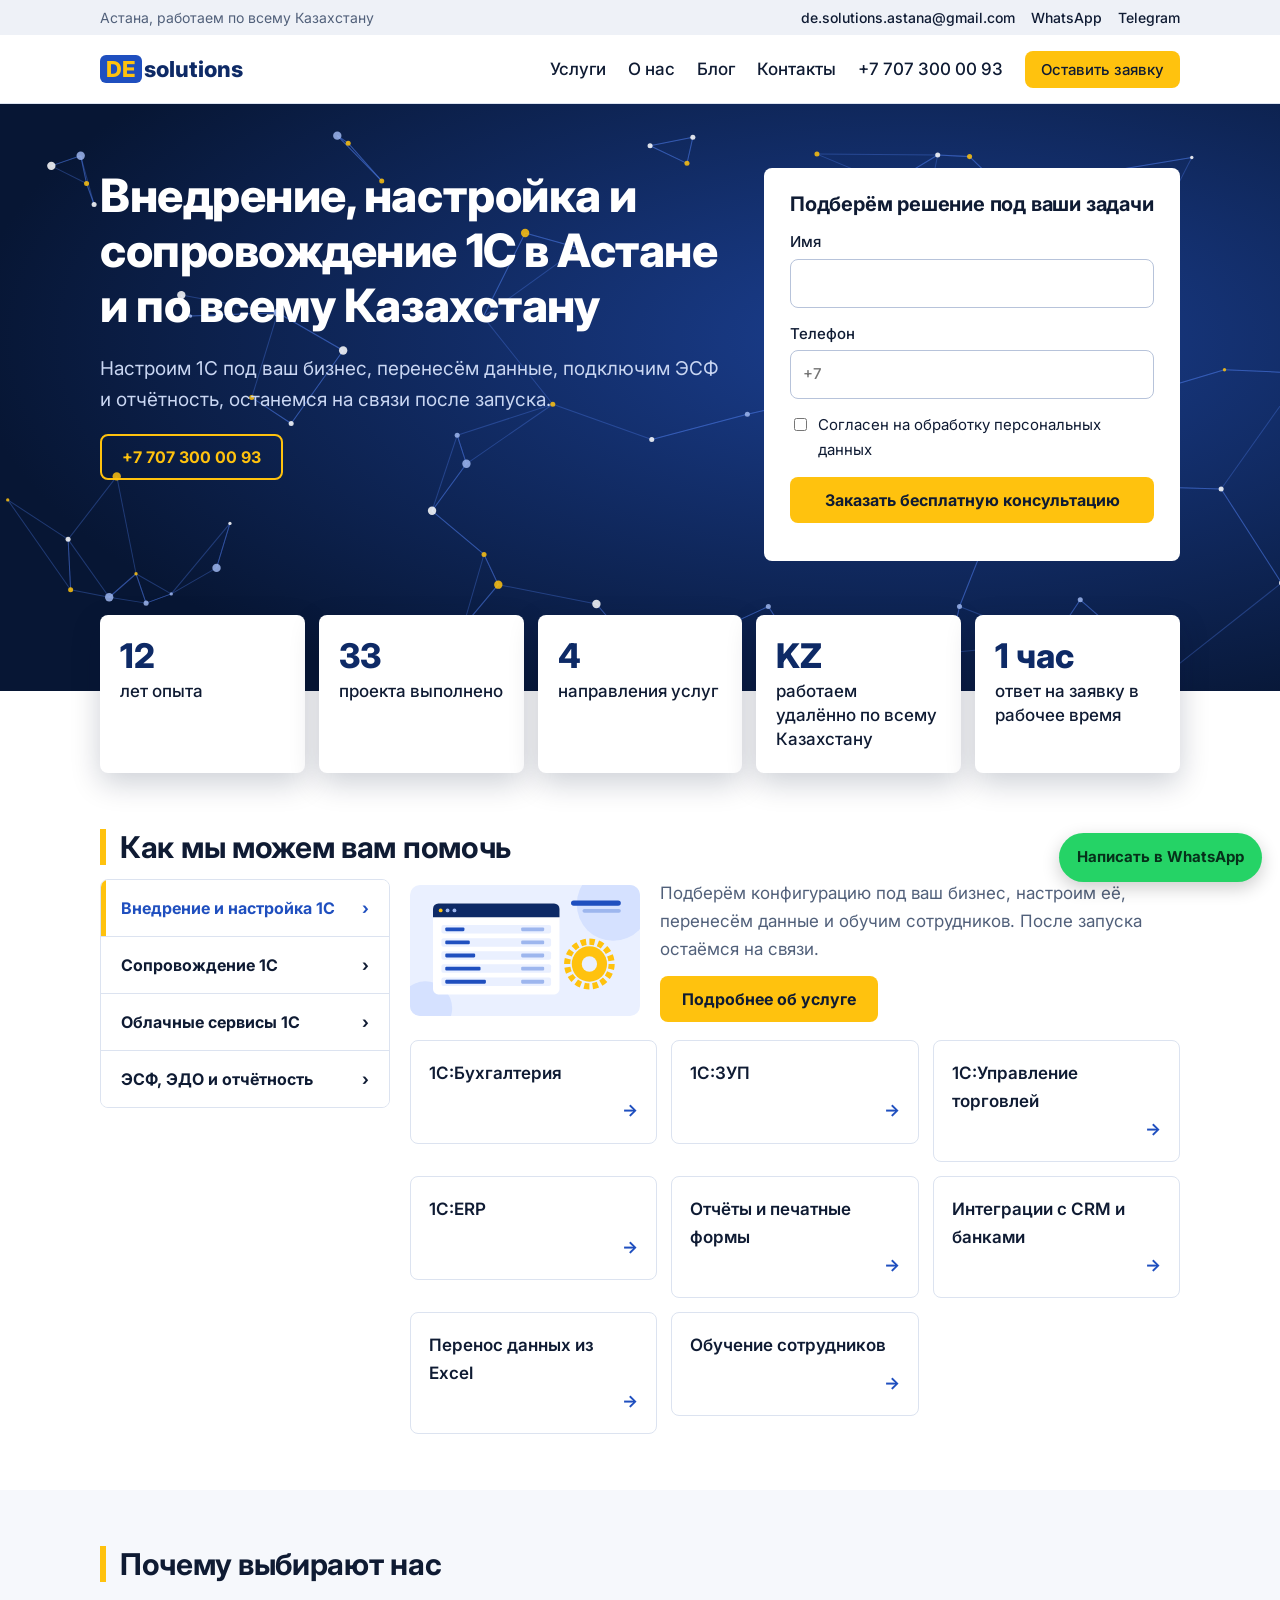
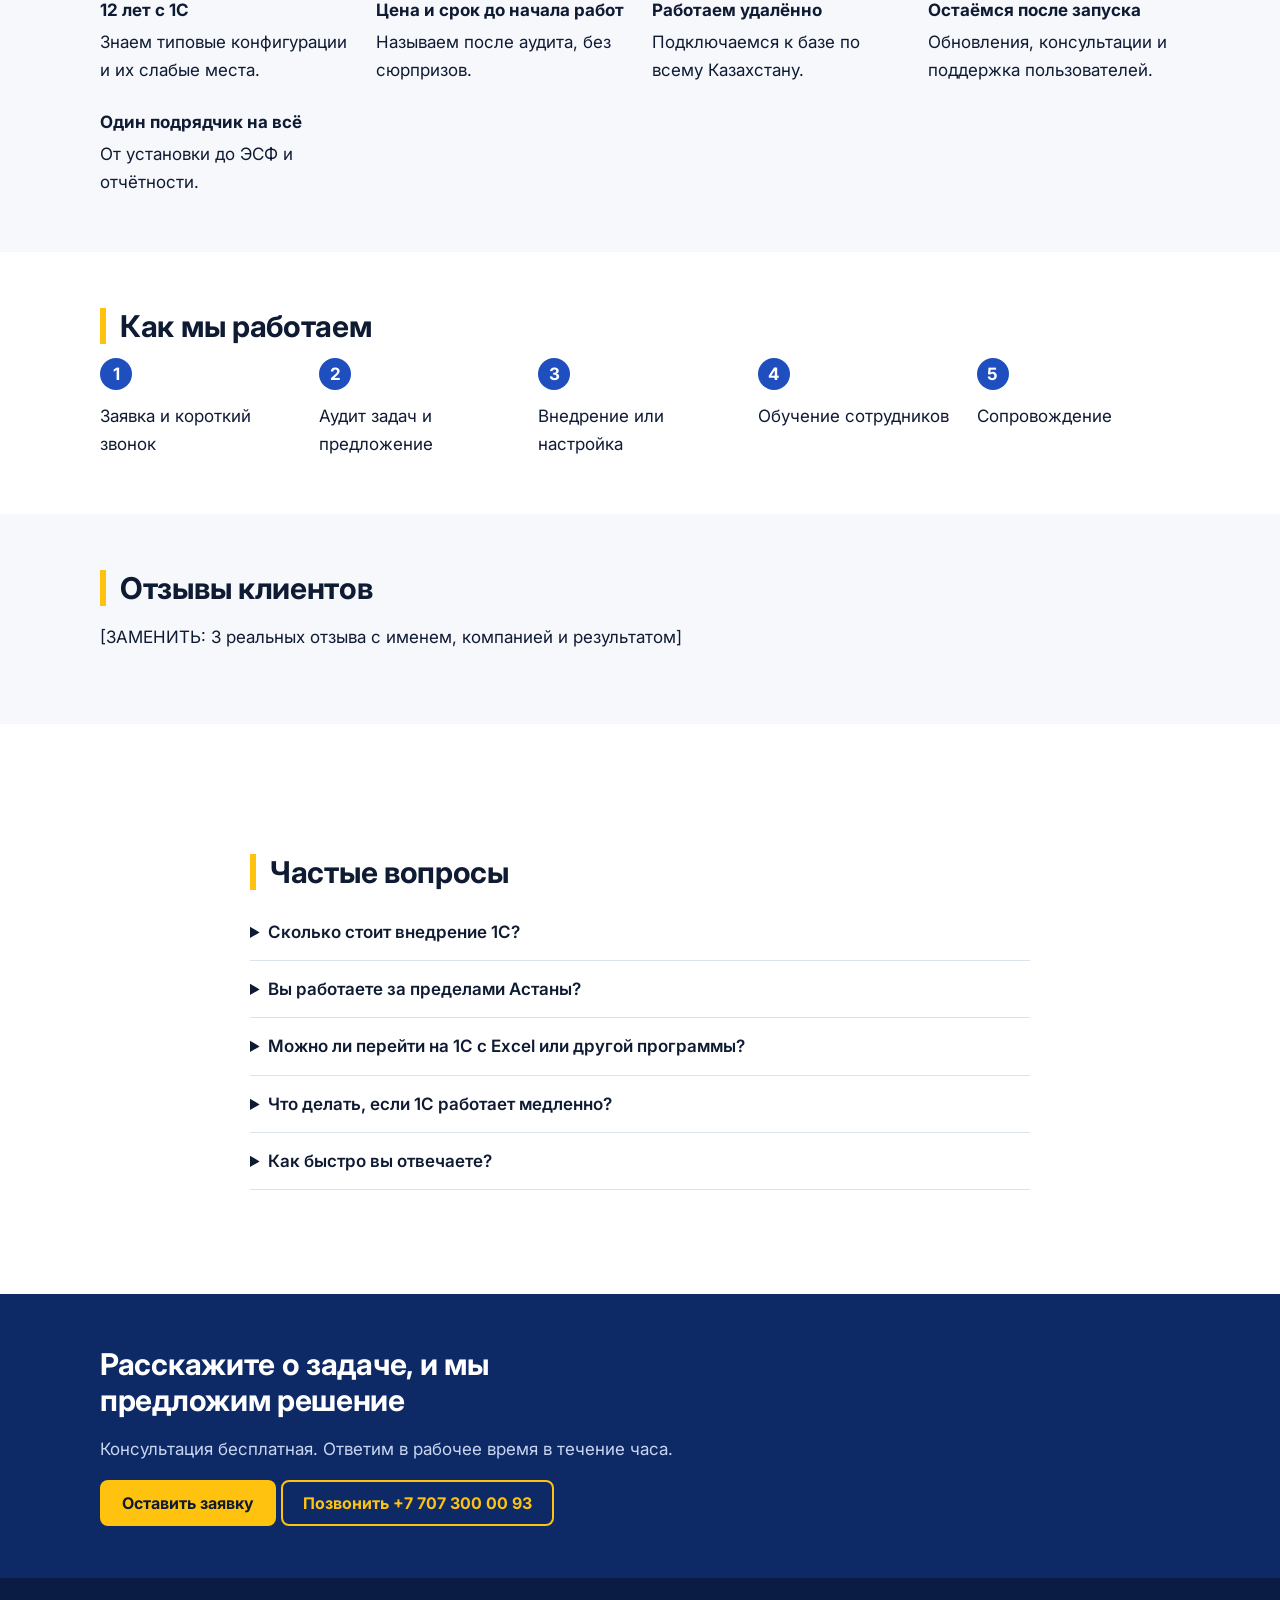
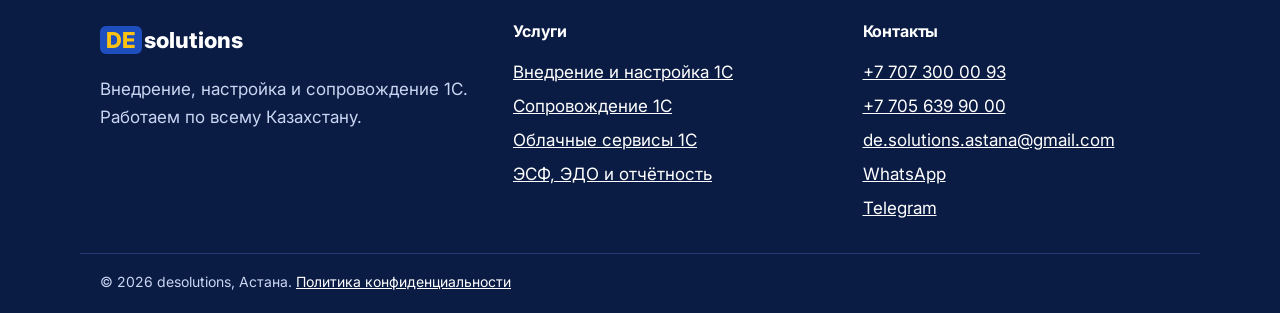
<file: index.html>
<!DOCTYPE html>
<html lang="ru"><head><meta charset="utf-8"><meta name="viewport" content="width=device-width,initial-scale=1">
<title>desolutions: внедрение и сопровождение 1С в Астане</title><meta name="description" content="Внедрение, настройка и сопровождение 1С в Астане и по Казахстану. 1С:Fresh, ЭСФ, ЭДО, отчётность. 12 лет опыта. Консультация бесплатно.">
<link rel="canonical" href="https://desolutions.kz/"><meta name="robots" content="index,follow">
<meta property="og:type" content="website"><meta property="og:title" content="desolutions: внедрение и сопровождение 1С в Астане"><meta property="og:description" content="Внедрение, настройка и сопровождение 1С в Астане и по Казахстану. 1С:Fresh, ЭСФ, ЭДО, отчётность. 12 лет опыта. Консультация бесплатно."><meta property="og:url" content="https://desolutions.kz/"><meta property="og:locale" content="ru_KZ"><meta property="og:site_name" content="desolutions">
<meta name="twitter:card" content="summary"><meta name="twitter:title" content="desolutions: внедрение и сопровождение 1С в Астане"><meta name="twitter:description" content="Внедрение, настройка и сопровождение 1С в Астане и по Казахстану. 1С:Fresh, ЭСФ, ЭДО, отчётность. 12 лет опыта. Консультация бесплатно.">
<link rel="icon" href="data:image/svg+xml,%3Csvg xmlns='http://www.w3.org/2000/svg' viewBox='0 0 32 32'%3E%3Crect width='32' height='32' rx='7' fill='%231F4FBF'/%3E%3Cpath d='M9 22V10h4.5c3 0 4.500 1.500 4.500 3.800S16.500 17.600 13.500 17.600H12V22z' fill='%23FFC20E'/%3E%3C/svg%3E">
<link rel="preconnect" href="https://fonts.googleapis.com"><link rel="preconnect" href="https://fonts.gstatic.com" crossorigin>
<link rel="stylesheet" href="https://fonts.googleapis.com/css2?family=Inter:wght@400;500;700;800&display=swap">
<link rel="stylesheet" href="css/style.css"><script type="application/ld+json">{"@context": "https://schema.org", "@type": "ProfessionalService", "name": "desolutions", "url": "https://desolutions.kz/", "telephone": "+7 707 300 00 93", "email": "de.solutions.astana@gmail.com", "areaServed": "KZ", "address": {"@type": "PostalAddress", "addressLocality": "Астана", "addressCountry": "KZ"}, "description": "Внедрение, настройка и сопровождение 1С в Казахстане"}</script><script type="application/ld+json">{"@context": "https://schema.org", "@type": "FAQPage", "mainEntity": [{"@type": "Question", "name": "Сколько стоит внедрение 1С?", "acceptedAnswer": {"@type": "Answer", "text": "Зависит от конфигурации, числа пользователей и объёма доработок. После короткого аудита называем точную стоимость и срок."}}, {"@type": "Question", "name": "Вы работаете за пределами Астаны?", "acceptedAnswer": {"@type": "Answer", "text": "Да, подключаемся удалённо и обслуживаем клиентов по всему Казахстану."}}, {"@type": "Question", "name": "Можно ли перейти на 1С с Excel или другой программы?", "acceptedAnswer": {"@type": "Answer", "text": "Да. Переносим справочники, остатки и историю, перед загрузкой проверяем данные."}}, {"@type": "Question", "name": "Что делать, если 1С работает медленно?", "acceptedAnswer": {"@type": "Answer", "text": "Проведём диагностику базы и СУБД, назовём причину и исправим. Часто помогает оптимизация без смены оборудования."}}, {"@type": "Question", "name": "Как быстро вы отвечаете?", "acceptedAnswer": {"@type": "Answer", "text": "В рабочее время в течение часа. Срочные вопросы по абонентскому обслуживанию решаем в течение дня."}}]}</script></head><body>
<a class="skip" href="#main">К содержанию</a>
<div class="top"><div class="wrap top-in"><span>Астана, работаем по всему Казахстану</span><span><a href="mailto:de.solutions.astana@gmail.com">de.solutions.astana@gmail.com</a><a href="https://wa.me/77073000093">WhatsApp</a><a href="https://t.me/ЗАМЕНИТЬ_username">Telegram</a></span></div></div>
<header class="hd"><div class="wrap hd-in"><a class="logo" href="/"><span>DE</span>solutions</a>
<button class="burger" aria-label="Меню" aria-expanded="false">Меню</button>
<nav class="nav" aria-label="Основное"><ul><li class="dd"><a href="/#uslugi">Услуги</a><ul><li><a href="/vnedrenie-1c/">Внедрение и настройка 1С</a></li><li><a href="/soprovozhdenie-1c/">Сопровождение 1С</a></li><li><a href="/oblako-1c-fresh/">Облачные сервисы 1С</a></li><li><a href="/edo-i-otchetnost/">ЭСФ, ЭДО и отчётность</a></li></ul></li><li><a href="/o-nas/">О нас</a></li><li><a href="/blog/">Блог</a></li><li><a href="/kontakty/">Контакты</a></li></ul>
<a class="tel" href="tel:+77073000093">+7 707 300 00 93</a><a class="btn sm" href="/kontakty/#zayavka">Оставить заявку</a></nav></div></header>
<main id="main"><section class="hero"><div class="wrap hero-in"><div><h1>Внедрение, настройка и сопровождение 1С в Астане и по всему Казахстану</h1><p class="lead">Настроим 1С под ваш бизнес, перенесём данные, подключим ЭСФ и отчётность, останемся на связи после запуска.</p><a class="btn ghost" href="tel:+77073000093">+7 707 300 00 93</a></div>
<div class="hform"><h2>Подберём решение под ваши задачи</h2><form class="form" id="fh" action="https://api.web3forms.com/submit" method="post" novalidate>
<!-- Подключение формы: замените YOUR_FORM_ID на ключ из Formspree (или используйте Web3Forms / Netlify Forms). -->
<input type="hidden" name="service" value="27a0ac7a-d78b-44d8-832a-e7d030e9d6e8">
<label>Имя<input name="name" autocomplete="name" required></label>
<label>Телефон<input name="phone" type="tel" autocomplete="tel" placeholder="+7" required></label>
<label class="chk"><input type="checkbox" name="consent" required> Согласен на обработку персональных данных</label>
<button class="btn" type="submit">Заказать бесплатную консультацию</button><p class="msg" role="status" aria-live="polite"></p></form></div></div></section>
<section class="stats"><div class="wrap"><ul><li><b>12</b>лет опыта</li><li><b>33</b>проекта выполнено</li><li><b>4</b>направления услуг</li><li><b>KZ</b>работаем удалённо по всему Казахстану</li><li><b>1 час</b>ответ на заявку в рабочее время</li></ul></div></section>
<section class="sec" id="uslugi"><div class="wrap"><h2>Как мы можем вам помочь</h2><div class="tabs"><div class="tablist" role="tablist"><button class="tab on" data-t="0" role="tab">Внедрение и настройка 1С<span>›</span></button><button class="tab" data-t="1" role="tab">Сопровождение 1С<span>›</span></button><button class="tab" data-t="2" role="tab">Облачные сервисы 1С<span>›</span></button><button class="tab" data-t="3" role="tab">ЭСФ, ЭДО и отчётность<span>›</span></button></div><div><div class="panel on" id="p0" role="tabpanel"><div class="pp"><img src="img/vnedrenie-1c.svg" alt="Внедрение и настройка 1С" width="600" height="340" loading="lazy"><div><p>Подберём конфигурацию под ваш бизнес, настроим её, перенесём данные и обучим сотрудников. После запуска остаёмся на связи.</p><a class="btn" href="/vnedrenie-1c/">Подробнее об услуге</a></div></div><ul class="tiles"><li><a href="/vnedrenie-1c/">1С:Бухгалтерия</a></li><li><a href="/vnedrenie-1c/">1С:ЗУП</a></li><li><a href="/vnedrenie-1c/">1С:Управление торговлей</a></li><li><a href="/vnedrenie-1c/">1С:ERP</a></li><li><a href="/vnedrenie-1c/">Отчёты и печатные формы</a></li><li><a href="/vnedrenie-1c/">Интеграции с CRM и банками</a></li><li><a href="/vnedrenie-1c/">Перенос данных из Excel</a></li><li><a href="/vnedrenie-1c/">Обучение сотрудников</a></li></ul></div><div class="panel" id="p1" role="tabpanel"><div class="pp"><img src="img/soprovozhdenie-1c.svg" alt="Сопровождение 1С" width="600" height="340" loading="lazy"><div><p>Берём на себя обновления, ошибки и вопросы пользователей, чтобы ваши сотрудники занимались работой, а не программой.</p><a class="btn" href="/soprovozhdenie-1c/">Подробнее об услуге</a></div></div><ul class="tiles"><li><a href="/soprovozhdenie-1c/">Обновление 1С</a></li><li><a href="/soprovozhdenie-1c/">Консультации 1С:ИТС</a></li><li><a href="/soprovozhdenie-1c/">Диагностика базы</a></li><li><a href="/soprovozhdenie-1c/">Оптимизация СУБД</a></li><li><a href="/soprovozhdenie-1c/">Резервное копирование</a></li></ul></div><div class="panel" id="p2" role="tabpanel"><div class="pp"><img src="img/oblako-1c-fresh.svg" alt="Облачные сервисы 1С" width="600" height="340" loading="lazy"><div><p>Работайте в 1С через интернет с любого компьютера или телефона. Не нужны сервер, администратор и ручные обновления.</p><a class="btn" href="/oblako-1c-fresh/">Подробнее об услуге</a></div></div><ul class="tiles"><li><a href="/oblako-1c-fresh/">1С:Fresh</a></li><li><a href="/oblako-1c-fresh/">1С:БухОбслуживание</a></li><li><a href="/oblako-1c-fresh/">Облачный архив</a></li><li><a href="/oblako-1c-fresh/">Перенос базы в облако</a></li></ul></div><div class="panel" id="p3" role="tabpanel"><div class="pp"><img src="img/edo-i-otchetnost.svg" alt="ЭСФ, ЭДО и отчётность" width="600" height="340" loading="lazy"><div><p>Подключим электронные счета-фактуры, обмен документами и отчётность, чтобы всё отправлялось прямо из 1С.</p><a class="btn" href="/edo-i-otchetnost/">Подробнее об услуге</a></div></div><ul class="tiles"><li><a href="/edo-i-otchetnost/">1С:ЭСФ</a></li><li><a href="/edo-i-otchetnost/">1С:ЭДО</a></li><li><a href="/edo-i-otchetnost/">1С:WebKassa</a></li><li><a href="/edo-i-otchetnost/">1С-Отчётность</a></li><li><a href="/edo-i-otchetnost/">1С:Контрагент</a></li></ul></div></div></div></div></section>
<section class="sec alt"><div class="wrap"><h2>Почему выбирают нас</h2><ul class="why"><li><strong>12 лет с 1С</strong>Знаем типовые конфигурации и их слабые места.</li><li><strong>Цена и срок до начала работ</strong>Называем после аудита, без сюрпризов.</li><li><strong>Работаем удалённо</strong>Подключаемся к базе по всему Казахстану.</li><li><strong>Остаёмся после запуска</strong>Обновления, консультации и поддержка пользователей.</li><li><strong>Один подрядчик на всё</strong>От установки до ЭСФ и отчётности.</li></ul></div></section>
<section class="sec"><div class="wrap"><h2>Как мы работаем</h2><ol class="st wide"><li>Заявка и короткий звонок</li><li>Аудит задач и предложение</li><li>Внедрение или настройка</li><li>Обучение сотрудников</li><li>Сопровождение</li></ol></div></section>
<section class="sec alt"><div class="wrap"><h2>Отзывы клиентов</h2><p>[ЗАМЕНИТЬ: 3 реальных отзыва с именем, компанией и результатом]</p></div></section>
<section class="sec"><div class="wrap prose"><h2>Частые вопросы</h2><div class="faq"><details><summary>Сколько стоит внедрение 1С?</summary><p>Зависит от конфигурации, числа пользователей и объёма доработок. После короткого аудита называем точную стоимость и срок.</p></details><details><summary>Вы работаете за пределами Астаны?</summary><p>Да, подключаемся удалённо и обслуживаем клиентов по всему Казахстану.</p></details><details><summary>Можно ли перейти на 1С с Excel или другой программы?</summary><p>Да. Переносим справочники, остатки и историю, перед загрузкой проверяем данные.</p></details><details><summary>Что делать, если 1С работает медленно?</summary><p>Проведём диагностику базы и СУБД, назовём причину и исправим. Часто помогает оптимизация без смены оборудования.</p></details><details><summary>Как быстро вы отвечаете?</summary><p>В рабочее время в течение часа. Срочные вопросы по абонентскому обслуживанию решаем в течение дня.</p></details></div></div></section><section class="cta"><div class="wrap"><h2>Расскажите о задаче, и мы предложим решение</h2><p>Консультация бесплатная. Ответим в рабочее время в течение часа.</p><a class="btn" href="/kontakty/#zayavka">Оставить заявку</a> <a class="btn ghost" href="tel:+77073000093">Позвонить +7 707 300 00 93</a></div></section></main>
<footer class="ft"><div class="wrap ft-in"><div><a class="logo" href="/"><span>DE</span>solutions</a><p>Внедрение, настройка и сопровождение 1С. Работаем по всему Казахстану.</p></div>
<div><h2>Услуги</h2><ul><li><a href="/vnedrenie-1c/">Внедрение и настройка 1С</a></li><li><a href="/soprovozhdenie-1c/">Сопровождение 1С</a></li><li><a href="/oblako-1c-fresh/">Облачные сервисы 1С</a></li><li><a href="/edo-i-otchetnost/">ЭСФ, ЭДО и отчётность</a></li></ul></div>
<div><h2>Контакты</h2><ul><li><a href="tel:+77073000093">+7 707 300 00 93</a></li><li><a href="tel:+77056399000">+7 705 639 90 00</a></li><li><a href="mailto:de.solutions.astana@gmail.com">de.solutions.astana@gmail.com</a></li><li><a href="https://wa.me/77073000093">WhatsApp</a></li><li><a href="https://t.me/ЗАМЕНИТЬ_username">Telegram</a></li></ul></div></div>
<div class="wrap ft-b">© 2026 desolutions, Астана. <a href="/politika-konfidencialnosti/">Политика конфиденциальности</a></div></footer>
<a class="fab" href="https://wa.me/77073000093" aria-label="Написать в WhatsApp">Написать в WhatsApp</a>
<script src="js/main.js" defer></script></body></html>
</file>
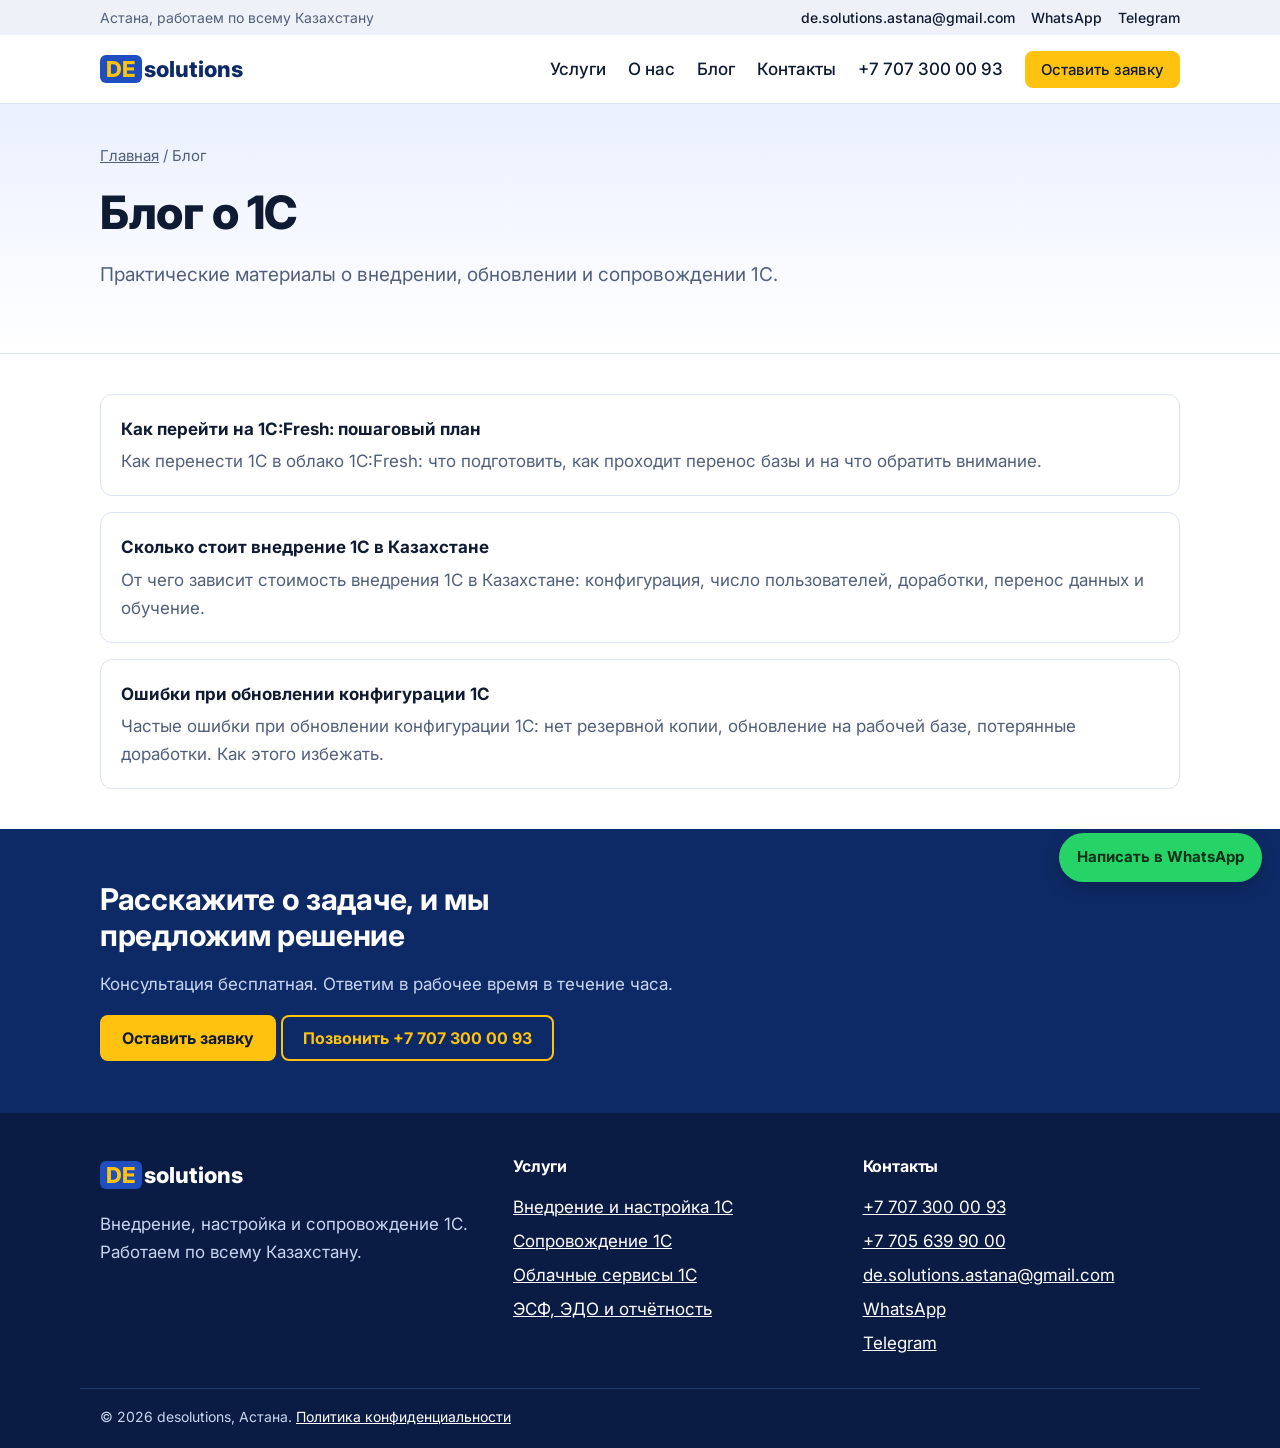
<file: blog/index.html>
<!DOCTYPE html>
<html lang="ru"><head><meta charset="utf-8"><meta name="viewport" content="width=device-width,initial-scale=1">
<title>Блог о 1С: инструкции и советы | desolutions</title><meta name="description" content="Статьи о внедрении, обновлении и облачных сервисах 1С в Казахстане: цены, сроки, типичные ошибки.">
<link rel="canonical" href="https://desolutions.kz/blog/"><meta name="robots" content="index,follow">
<meta property="og:type" content="website"><meta property="og:title" content="Блог о 1С: инструкции и советы | desolutions"><meta property="og:description" content="Статьи о внедрении, обновлении и облачных сервисах 1С в Казахстане: цены, сроки, типичные ошибки."><meta property="og:url" content="https://desolutions.kz/blog/"><meta property="og:locale" content="ru_KZ"><meta property="og:site_name" content="desolutions">
<meta name="twitter:card" content="summary"><meta name="twitter:title" content="Блог о 1С: инструкции и советы | desolutions"><meta name="twitter:description" content="Статьи о внедрении, обновлении и облачных сервисах 1С в Казахстане: цены, сроки, типичные ошибки.">
<link rel="icon" href="data:image/svg+xml,%3Csvg xmlns='http://www.w3.org/2000/svg' viewBox='0 0 32 32'%3E%3Crect width='32' height='32' rx='7' fill='%231F4FBF'/%3E%3Cpath d='M9 22V10h4.5c3 0 4.500 1.500 4.500 3.800S16.500 17.600 13.500 17.600H12V22z' fill='%23FFC20E'/%3E%3C/svg%3E">
<link rel="preconnect" href="https://fonts.googleapis.com"><link rel="preconnect" href="https://fonts.gstatic.com" crossorigin>
<link rel="stylesheet" href="https://fonts.googleapis.com/css2?family=Inter:wght@400;500;700;800&display=swap">
<link rel="stylesheet" href="../css/style.css"><script type="application/ld+json">{"@context": "https://schema.org", "@type": "BreadcrumbList", "itemListElement": [{"@type": "ListItem", "position": 1, "name": "Главная", "item": "https://desolutions.kz/"}, {"@type": "ListItem", "position": 2, "name": "Блог", "item": "https://desolutions.kz/blog/"}]}</script></head><body>
<a class="skip" href="#main">К содержанию</a>
<div class="top"><div class="wrap top-in"><span>Астана, работаем по всему Казахстану</span><span><a href="mailto:de.solutions.astana@gmail.com">de.solutions.astana@gmail.com</a><a href="https://wa.me/77073000093">WhatsApp</a><a href="https://t.me/ЗАМЕНИТЬ_username">Telegram</a></span></div></div>
<header class="hd"><div class="wrap hd-in"><a class="logo" href="/"><span>DE</span>solutions</a>
<button class="burger" aria-label="Меню" aria-expanded="false">Меню</button>
<nav class="nav" aria-label="Основное"><ul><li class="dd"><a href="/#uslugi">Услуги</a><ul><li><a href="/vnedrenie-1c/">Внедрение и настройка 1С</a></li><li><a href="/soprovozhdenie-1c/">Сопровождение 1С</a></li><li><a href="/oblako-1c-fresh/">Облачные сервисы 1С</a></li><li><a href="/edo-i-otchetnost/">ЭСФ, ЭДО и отчётность</a></li></ul></li><li><a href="/o-nas/">О нас</a></li><li><a href="/blog/">Блог</a></li><li><a href="/kontakty/">Контакты</a></li></ul>
<a class="tel" href="tel:+77073000093">+7 707 300 00 93</a><a class="btn sm" href="/kontakty/#zayavka">Оставить заявку</a></nav></div></header>
<main id="main"><section class="ph"><div class="wrap"><nav class="bc" aria-label="Хлебные крошки"><a href="/">Главная</a> / <span>Блог</span></nav><h1>Блог о 1С</h1><p class="lead">Практические материалы о внедрении, обновлении и сопровождении 1С.</p></div></section><div class="wrap"><ul class="posts"><li><a href="/blog/kak-perejti-na-1c-fresh/"><strong>Как перейти на 1С:Fresh: пошаговый план</strong><span>Как перенести 1С в облако 1С:Fresh: что подготовить, как проходит перенос базы и на что обратить внимание.</span></a></li><li><a href="/blog/skolko-stoit-vnedrenie-1c-v-kazahstane/"><strong>Сколько стоит внедрение 1С в Казахстане</strong><span>От чего зависит стоимость внедрения 1С в Казахстане: конфигурация, число пользователей, доработки, перенос данных и обучение.</span></a></li><li><a href="/blog/oshibki-pri-obnovlenii-konfiguracii-1c/"><strong>Ошибки при обновлении конфигурации 1С</strong><span>Частые ошибки при обновлении конфигурации 1С: нет резервной копии, обновление на рабочей базе, потерянные доработки. Как этого избежать.</span></a></li></ul></div><section class="cta"><div class="wrap"><h2>Расскажите о задаче, и мы предложим решение</h2><p>Консультация бесплатная. Ответим в рабочее время в течение часа.</p><a class="btn" href="/kontakty/#zayavka">Оставить заявку</a> <a class="btn ghost" href="tel:+77073000093">Позвонить +7 707 300 00 93</a></div></section></main>
<footer class="ft"><div class="wrap ft-in"><div><a class="logo" href="/"><span>DE</span>solutions</a><p>Внедрение, настройка и сопровождение 1С. Работаем по всему Казахстану.</p></div>
<div><h2>Услуги</h2><ul><li><a href="/vnedrenie-1c/">Внедрение и настройка 1С</a></li><li><a href="/soprovozhdenie-1c/">Сопровождение 1С</a></li><li><a href="/oblako-1c-fresh/">Облачные сервисы 1С</a></li><li><a href="/edo-i-otchetnost/">ЭСФ, ЭДО и отчётность</a></li></ul></div>
<div><h2>Контакты</h2><ul><li><a href="tel:+77073000093">+7 707 300 00 93</a></li><li><a href="tel:+77056399000">+7 705 639 90 00</a></li><li><a href="mailto:de.solutions.astana@gmail.com">de.solutions.astana@gmail.com</a></li><li><a href="https://wa.me/77073000093">WhatsApp</a></li><li><a href="https://t.me/ЗАМЕНИТЬ_username">Telegram</a></li></ul></div></div>
<div class="wrap ft-b">© 2026 desolutions, Астана. <a href="/politika-konfidencialnosti/">Политика конфиденциальности</a></div></footer>
<a class="fab" href="https://wa.me/77073000093" aria-label="Написать в WhatsApp">Написать в WhatsApp</a>
<script src="../js/main.js" defer></script></body></html>
</file>
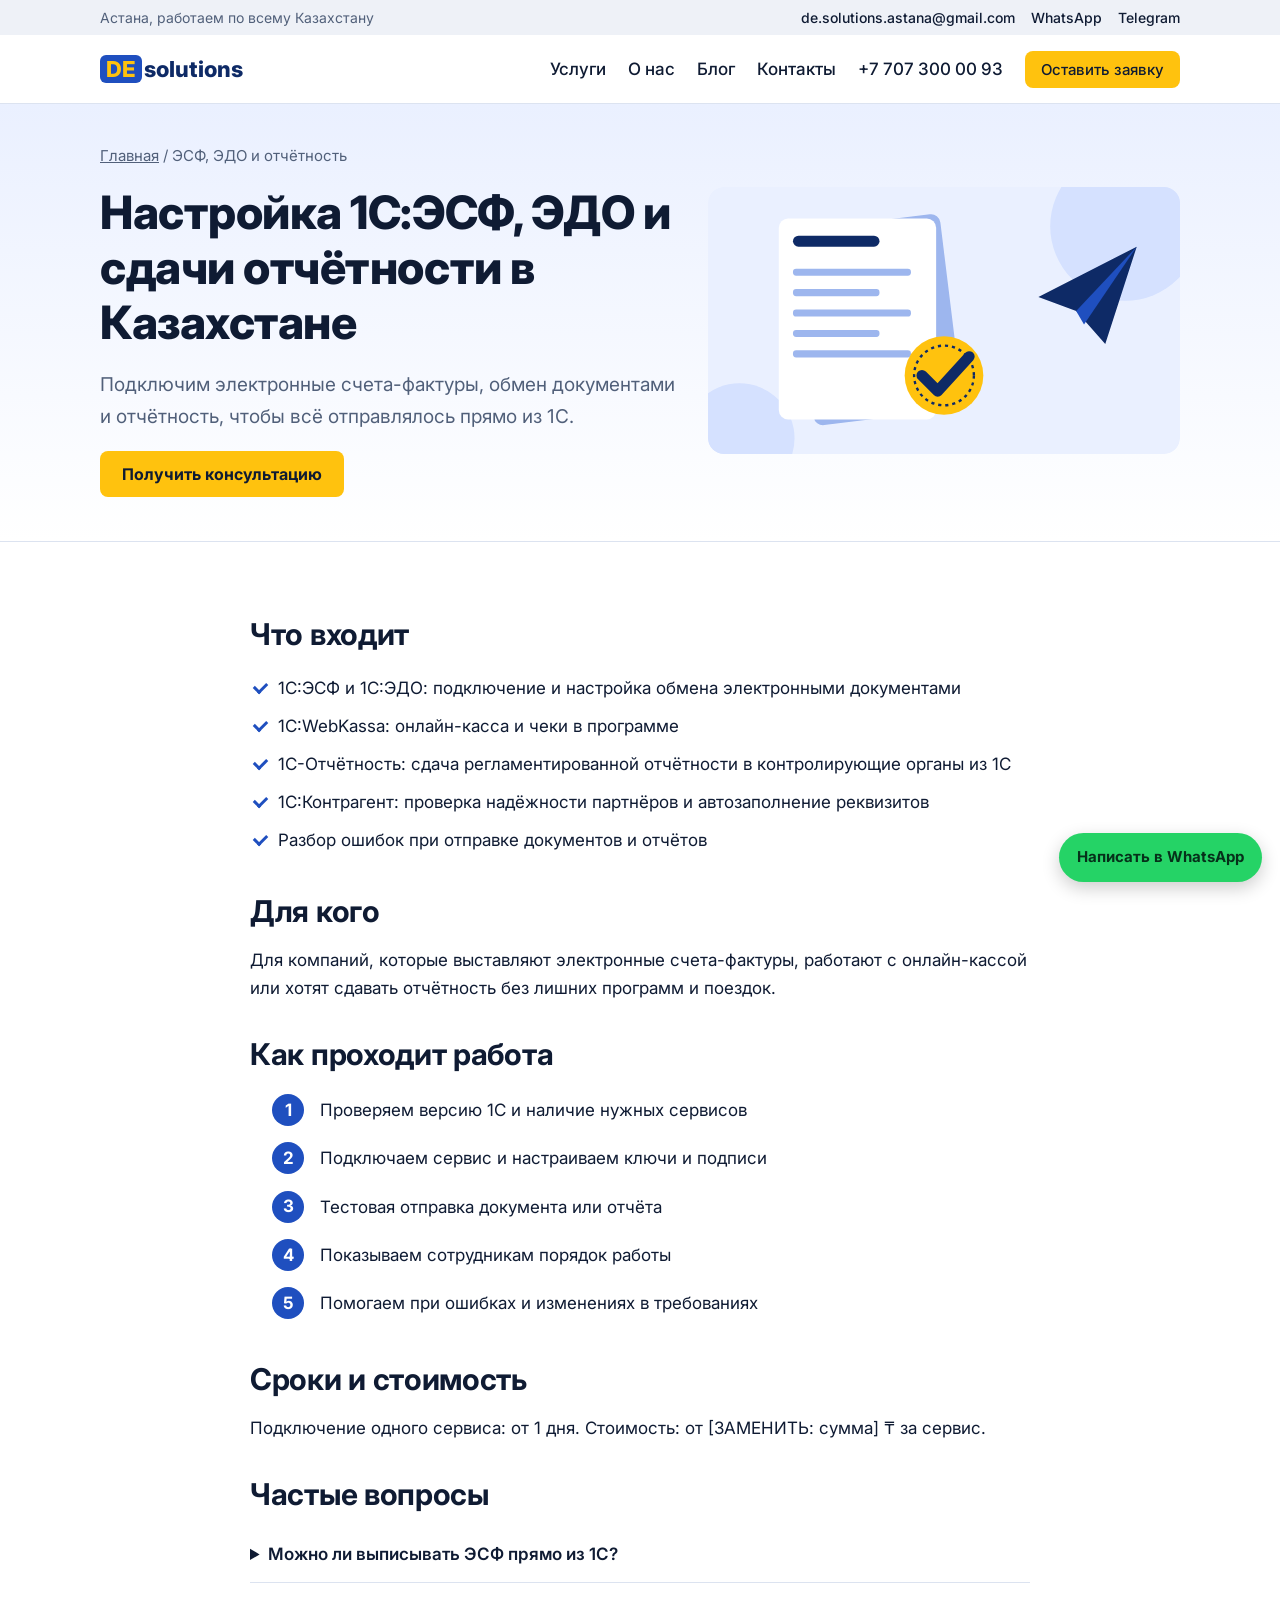
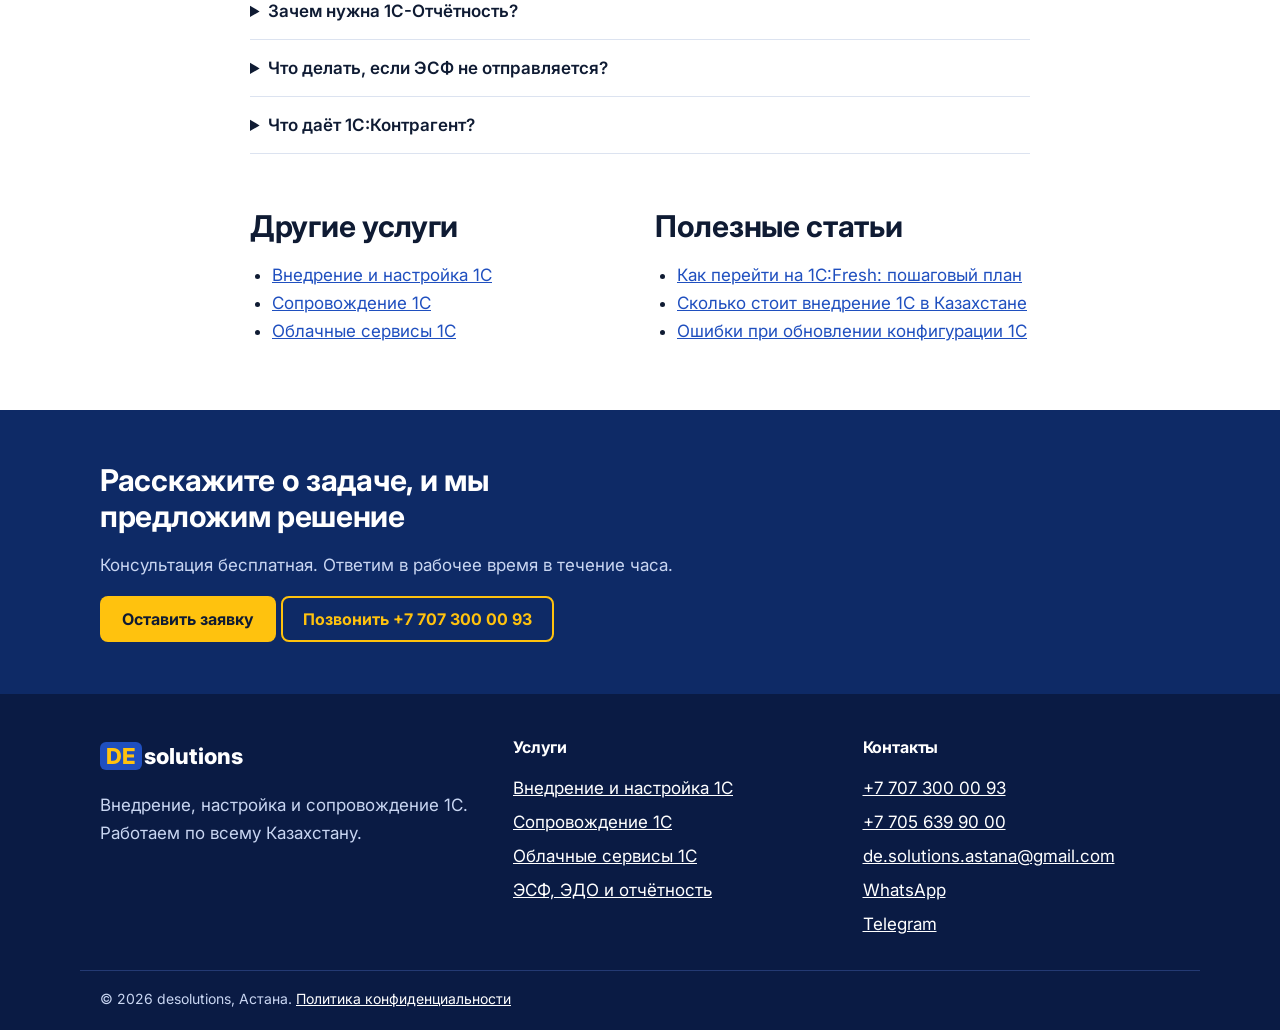
<file: edo-i-otchetnost/index.html>
<!DOCTYPE html>
<html lang="ru"><head><meta charset="utf-8"><meta name="viewport" content="width=device-width,initial-scale=1">
<title>1С:ЭСФ, ЭДО и отчётность в Казахстане | desolutions</title><meta name="description" content="Настройка 1С:ЭСФ, 1С:ЭДО, 1С:WebKassa и 1С-Отчётность в Казахстане. Отправка документов и сдача отчётности прямо из 1С.">
<link rel="canonical" href="https://desolutions.kz/edo-i-otchetnost/"><meta name="robots" content="index,follow">
<meta property="og:type" content="website"><meta property="og:title" content="1С:ЭСФ, ЭДО и отчётность в Казахстане | desolutions"><meta property="og:description" content="Настройка 1С:ЭСФ, 1С:ЭДО, 1С:WebKassa и 1С-Отчётность в Казахстане. Отправка документов и сдача отчётности прямо из 1С."><meta property="og:url" content="https://desolutions.kz/edo-i-otchetnost/"><meta property="og:locale" content="ru_KZ"><meta property="og:site_name" content="desolutions">
<meta name="twitter:card" content="summary"><meta name="twitter:title" content="1С:ЭСФ, ЭДО и отчётность в Казахстане | desolutions"><meta name="twitter:description" content="Настройка 1С:ЭСФ, 1С:ЭДО, 1С:WebKassa и 1С-Отчётность в Казахстане. Отправка документов и сдача отчётности прямо из 1С.">
<link rel="icon" href="data:image/svg+xml,%3Csvg xmlns='http://www.w3.org/2000/svg' viewBox='0 0 32 32'%3E%3Crect width='32' height='32' rx='7' fill='%231F4FBF'/%3E%3Cpath d='M9 22V10h4.5c3 0 4.500 1.500 4.500 3.800S16.500 17.600 13.500 17.600H12V22z' fill='%23FFC20E'/%3E%3C/svg%3E">
<link rel="preconnect" href="https://fonts.googleapis.com"><link rel="preconnect" href="https://fonts.gstatic.com" crossorigin>
<link rel="stylesheet" href="https://fonts.googleapis.com/css2?family=Inter:wght@400;500;700;800&display=swap">
<link rel="stylesheet" href="../css/style.css"><script type="application/ld+json">{"@context": "https://schema.org", "@type": "Service", "name": "ЭСФ, ЭДО и отчётность", "provider": {"@type": "ProfessionalService", "name": "desolutions", "url": "https://desolutions.kz/"}, "areaServed": "KZ", "description": "Настройка 1С:ЭСФ, 1С:ЭДО, 1С:WebKassa и 1С-Отчётность в Казахстане. Отправка документов и сдача отчётности прямо из 1С.", "url": "https://desolutions.kz/edo-i-otchetnost/"}</script><script type="application/ld+json">{"@context": "https://schema.org", "@type": "FAQPage", "mainEntity": [{"@type": "Question", "name": "Можно ли выписывать ЭСФ прямо из 1С?", "acceptedAnswer": {"@type": "Answer", "text": "Да, после настройки 1С:ЭСФ счета-фактуры формируются и отправляются из программы."}}, {"@type": "Question", "name": "Зачем нужна 1С-Отчётность?", "acceptedAnswer": {"@type": "Answer", "text": "Она позволяет готовить и отправлять отчёты из той же программы, где ведётся учёт, без повторного ввода данных."}}, {"@type": "Question", "name": "Что делать, если ЭСФ не отправляется?", "acceptedAnswer": {"@type": "Answer", "text": "Чаще всего проблема в ключах, сроках сертификата или реквизитах. Разберём ошибку и исправим."}}, {"@type": "Question", "name": "Что даёт 1С:Контрагент?", "acceptedAnswer": {"@type": "Answer", "text": "Проверяет партнёров перед сделкой и подставляет реквизиты в карточку, что экономит время и снижает риски."}}]}</script><script type="application/ld+json">{"@context": "https://schema.org", "@type": "BreadcrumbList", "itemListElement": [{"@type": "ListItem", "position": 1, "name": "Главная", "item": "https://desolutions.kz/"}, {"@type": "ListItem", "position": 2, "name": "ЭСФ, ЭДО и отчётность", "item": "https://desolutions.kz/edo-i-otchetnost/"}]}</script></head><body>
<a class="skip" href="#main">К содержанию</a>
<div class="top"><div class="wrap top-in"><span>Астана, работаем по всему Казахстану</span><span><a href="mailto:de.solutions.astana@gmail.com">de.solutions.astana@gmail.com</a><a href="https://wa.me/77073000093">WhatsApp</a><a href="https://t.me/ЗАМЕНИТЬ_username">Telegram</a></span></div></div>
<header class="hd"><div class="wrap hd-in"><a class="logo" href="/"><span>DE</span>solutions</a>
<button class="burger" aria-label="Меню" aria-expanded="false">Меню</button>
<nav class="nav" aria-label="Основное"><ul><li class="dd"><a href="/#uslugi">Услуги</a><ul><li><a href="/vnedrenie-1c/">Внедрение и настройка 1С</a></li><li><a href="/soprovozhdenie-1c/">Сопровождение 1С</a></li><li><a href="/oblako-1c-fresh/">Облачные сервисы 1С</a></li><li><a href="/edo-i-otchetnost/">ЭСФ, ЭДО и отчётность</a></li></ul></li><li><a href="/o-nas/">О нас</a></li><li><a href="/blog/">Блог</a></li><li><a href="/kontakty/">Контакты</a></li></ul>
<a class="tel" href="tel:+77073000093">+7 707 300 00 93</a><a class="btn sm" href="/kontakty/#zayavka">Оставить заявку</a></nav></div></header>
<main id="main"><section class="ph"><div class="wrap ph-in"><div><nav class="bc" aria-label="Хлебные крошки"><a href="/">Главная</a> / <span>ЭСФ, ЭДО и отчётность</span></nav><h1>Настройка 1С:ЭСФ, ЭДО и сдачи отчётности в Казахстане</h1><p class="lead">Подключим электронные счета-фактуры, обмен документами и отчётность, чтобы всё отправлялось прямо из 1С.</p><a class="btn" href="/kontakty/#zayavka">Получить консультацию</a></div><img src="../img/edo-i-otchetnost.svg" alt="ЭСФ, ЭДО и отчётность" width="600" height="340"></div></section>
<div class="wrap prose"><h2>Что входит</h2><ul class="ck"><li>1С:ЭСФ и 1С:ЭДО: подключение и настройка обмена электронными документами</li><li>1С:WebKassa: онлайн-касса и чеки в программе</li><li>1С-Отчётность: сдача регламентированной отчётности в контролирующие органы из 1С</li><li>1С:Контрагент: проверка надёжности партнёров и автозаполнение реквизитов</li><li>Разбор ошибок при отправке документов и отчётов</li></ul>
<h2>Для кого</h2><p>Для компаний, которые выставляют электронные счета-фактуры, работают с онлайн-кассой или хотят сдавать отчётность без лишних программ и поездок.</p>
<h2>Как проходит работа</h2><ol class="st"><li>Проверяем версию 1С и наличие нужных сервисов</li><li>Подключаем сервис и настраиваем ключи и подписи</li><li>Тестовая отправка документа или отчёта</li><li>Показываем сотрудникам порядок работы</li><li>Помогаем при ошибках и изменениях в требованиях</li></ol>
<h2>Сроки и стоимость</h2><p>Подключение одного сервиса: от 1 дня. Стоимость: от [ЗАМЕНИТЬ: сумма] ₸ за сервис.</p>
<h2>Частые вопросы</h2><div class="faq"><details><summary>Можно ли выписывать ЭСФ прямо из 1С?</summary><p>Да, после настройки 1С:ЭСФ счета-фактуры формируются и отправляются из программы.</p></details><details><summary>Зачем нужна 1С-Отчётность?</summary><p>Она позволяет готовить и отправлять отчёты из той же программы, где ведётся учёт, без повторного ввода данных.</p></details><details><summary>Что делать, если ЭСФ не отправляется?</summary><p>Чаще всего проблема в ключах, сроках сертификата или реквизитах. Разберём ошибку и исправим.</p></details><details><summary>Что даёт 1С:Контрагент?</summary><p>Проверяет партнёров перед сделкой и подставляет реквизиты в карточку, что экономит время и снижает риски.</p></details></div>
<div class="rel"><div><h2>Другие услуги</h2><ul><li><a href="/vnedrenie-1c/">Внедрение и настройка 1С</a></li><li><a href="/soprovozhdenie-1c/">Сопровождение 1С</a></li><li><a href="/oblako-1c-fresh/">Облачные сервисы 1С</a></li></ul></div><div><h2>Полезные статьи</h2><ul><li><a href="/blog/kak-perejti-na-1c-fresh/">Как перейти на 1С:Fresh: пошаговый план</a></li><li><a href="/blog/skolko-stoit-vnedrenie-1c-v-kazahstane/">Сколько стоит внедрение 1С в Казахстане</a></li><li><a href="/blog/oshibki-pri-obnovlenii-konfiguracii-1c/">Ошибки при обновлении конфигурации 1С</a></li></ul></div></div></div><section class="cta"><div class="wrap"><h2>Расскажите о задаче, и мы предложим решение</h2><p>Консультация бесплатная. Ответим в рабочее время в течение часа.</p><a class="btn" href="/kontakty/#zayavka">Оставить заявку</a> <a class="btn ghost" href="tel:+77073000093">Позвонить +7 707 300 00 93</a></div></section></main>
<footer class="ft"><div class="wrap ft-in"><div><a class="logo" href="/"><span>DE</span>solutions</a><p>Внедрение, настройка и сопровождение 1С. Работаем по всему Казахстану.</p></div>
<div><h2>Услуги</h2><ul><li><a href="/vnedrenie-1c/">Внедрение и настройка 1С</a></li><li><a href="/soprovozhdenie-1c/">Сопровождение 1С</a></li><li><a href="/oblako-1c-fresh/">Облачные сервисы 1С</a></li><li><a href="/edo-i-otchetnost/">ЭСФ, ЭДО и отчётность</a></li></ul></div>
<div><h2>Контакты</h2><ul><li><a href="tel:+77073000093">+7 707 300 00 93</a></li><li><a href="tel:+77056399000">+7 705 639 90 00</a></li><li><a href="mailto:de.solutions.astana@gmail.com">de.solutions.astana@gmail.com</a></li><li><a href="https://wa.me/77073000093">WhatsApp</a></li><li><a href="https://t.me/ЗАМЕНИТЬ_username">Telegram</a></li></ul></div></div>
<div class="wrap ft-b">© 2026 desolutions, Астана. <a href="/politika-konfidencialnosti/">Политика конфиденциальности</a></div></footer>
<a class="fab" href="https://wa.me/77073000093" aria-label="Написать в WhatsApp">Написать в WhatsApp</a>
<script src="../js/main.js" defer></script></body></html>
</file>
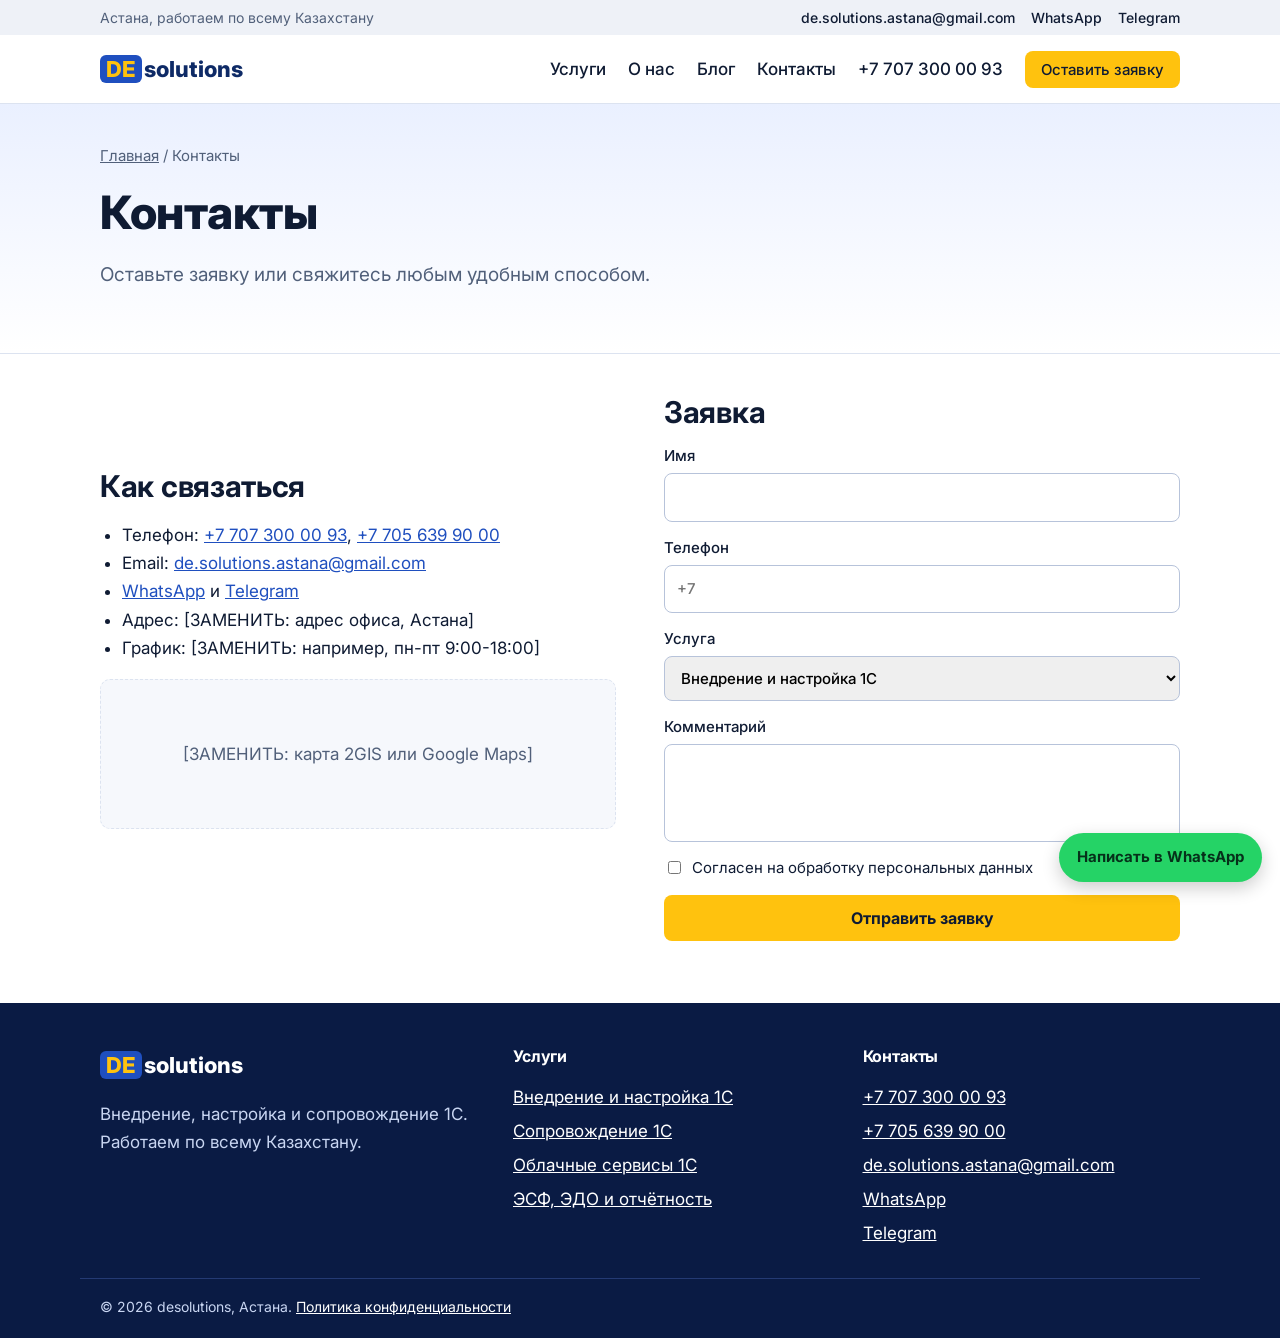
<file: kontakty/index.html>
<!DOCTYPE html>
<html lang="ru"><head><meta charset="utf-8"><meta name="viewport" content="width=device-width,initial-scale=1">
<title>Контакты desolutions: заявка на 1С в Астане</title><meta name="description" content="Свяжитесь с desolutions: телефон, WhatsApp, email и форма заявки. Консультация по внедрению и сопровождению 1С бесплатная.">
<link rel="canonical" href="https://desolutions.kz/kontakty/"><meta name="robots" content="index,follow">
<meta property="og:type" content="website"><meta property="og:title" content="Контакты desolutions: заявка на 1С в Астане"><meta property="og:description" content="Свяжитесь с desolutions: телефон, WhatsApp, email и форма заявки. Консультация по внедрению и сопровождению 1С бесплатная."><meta property="og:url" content="https://desolutions.kz/kontakty/"><meta property="og:locale" content="ru_KZ"><meta property="og:site_name" content="desolutions">
<meta name="twitter:card" content="summary"><meta name="twitter:title" content="Контакты desolutions: заявка на 1С в Астане"><meta name="twitter:description" content="Свяжитесь с desolutions: телефон, WhatsApp, email и форма заявки. Консультация по внедрению и сопровождению 1С бесплатная.">
<link rel="icon" href="data:image/svg+xml,%3Csvg xmlns='http://www.w3.org/2000/svg' viewBox='0 0 32 32'%3E%3Crect width='32' height='32' rx='7' fill='%231F4FBF'/%3E%3Cpath d='M9 22V10h4.5c3 0 4.500 1.500 4.500 3.800S16.500 17.600 13.500 17.600H12V22z' fill='%23FFC20E'/%3E%3C/svg%3E">
<link rel="preconnect" href="https://fonts.googleapis.com"><link rel="preconnect" href="https://fonts.gstatic.com" crossorigin>
<link rel="stylesheet" href="https://fonts.googleapis.com/css2?family=Inter:wght@400;500;700;800&display=swap">
<link rel="stylesheet" href="../css/style.css"><script type="application/ld+json">{"@context": "https://schema.org", "@type": "ProfessionalService", "name": "desolutions", "url": "https://desolutions.kz/", "telephone": "+7 707 300 00 93", "email": "de.solutions.astana@gmail.com", "areaServed": "KZ", "address": {"@type": "PostalAddress", "addressLocality": "Астана", "addressCountry": "KZ"}, "description": "Внедрение, настройка и сопровождение 1С в Казахстане"}</script><script type="application/ld+json">{"@context": "https://schema.org", "@type": "BreadcrumbList", "itemListElement": [{"@type": "ListItem", "position": 1, "name": "Главная", "item": "https://desolutions.kz/"}, {"@type": "ListItem", "position": 2, "name": "Контакты", "item": "https://desolutions.kz/kontakty/"}]}</script></head><body>
<a class="skip" href="#main">К содержанию</a>
<div class="top"><div class="wrap top-in"><span>Астана, работаем по всему Казахстану</span><span><a href="mailto:de.solutions.astana@gmail.com">de.solutions.astana@gmail.com</a><a href="https://wa.me/77073000093">WhatsApp</a><a href="https://t.me/ЗАМЕНИТЬ_username">Telegram</a></span></div></div>
<header class="hd"><div class="wrap hd-in"><a class="logo" href="/"><span>DE</span>solutions</a>
<button class="burger" aria-label="Меню" aria-expanded="false">Меню</button>
<nav class="nav" aria-label="Основное"><ul><li class="dd"><a href="/#uslugi">Услуги</a><ul><li><a href="/vnedrenie-1c/">Внедрение и настройка 1С</a></li><li><a href="/soprovozhdenie-1c/">Сопровождение 1С</a></li><li><a href="/oblako-1c-fresh/">Облачные сервисы 1С</a></li><li><a href="/edo-i-otchetnost/">ЭСФ, ЭДО и отчётность</a></li></ul></li><li><a href="/o-nas/">О нас</a></li><li><a href="/blog/">Блог</a></li><li><a href="/kontakty/">Контакты</a></li></ul>
<a class="tel" href="tel:+77073000093">+7 707 300 00 93</a><a class="btn sm" href="/kontakty/#zayavka">Оставить заявку</a></nav></div></header>
<main id="main"><section class="ph"><div class="wrap"><nav class="bc" aria-label="Хлебные крошки"><a href="/">Главная</a> / <span>Контакты</span></nav><h1>Контакты</h1><p class="lead">Оставьте заявку или свяжитесь любым удобным способом.</p></div></section>
<div class="wrap two"><div class="prose"><h2>Как связаться</h2><ul><li>Телефон: <a href="tel:+77073000093">+7 707 300 00 93</a>, <a href="tel:+77056399000">+7 705 639 90 00</a></li><li>Email: <a href="mailto:de.solutions.astana@gmail.com">de.solutions.astana@gmail.com</a></li><li><a href="https://wa.me/77073000093">WhatsApp</a> и <a href="https://t.me/ЗАМЕНИТЬ_username">Telegram</a></li><li>Адрес: [ЗАМЕНИТЬ: адрес офиса, Астана]</li><li>График: [ЗАМЕНИТЬ: например, пн-пт 9:00-18:00]</li></ul>
<div class="map">[ЗАМЕНИТЬ: карта 2GIS или Google Maps]</div></div><div id="zayavka"><h2>Заявка</h2><form class="form" id="f" action="https://api.web3forms.com/submit" method="post" novalidate>
<!-- Подключение: зарегистрируйтесь на formspree.io, создайте форму и замените YOUR_FORM_ID. Либо используйте Web3Forms или Netlify Forms. -->
<label>Имя<input name="name" autocomplete="name" required></label>
<label>Телефон<input name="phone" type="tel" autocomplete="tel" placeholder="+7" required></label>
<label>Услуга<select name="service"><option>Внедрение и настройка 1С</option><option>Сопровождение 1С</option><option>Облачные сервисы 1С</option><option>ЭСФ, ЭДО и отчётность</option><option>Другое</option></select></label>
<label>Комментарий<textarea name="message" rows="3"></textarea></label>
<label class="chk"><input type="checkbox" name="consent" required> Согласен на обработку персональных данных</label>
<button class="btn" type="submit">Отправить заявку</button>
<p class="msg" role="status" aria-live="polite"></p></form></div></div></main>
<footer class="ft"><div class="wrap ft-in"><div><a class="logo" href="/"><span>DE</span>solutions</a><p>Внедрение, настройка и сопровождение 1С. Работаем по всему Казахстану.</p></div>
<div><h2>Услуги</h2><ul><li><a href="/vnedrenie-1c/">Внедрение и настройка 1С</a></li><li><a href="/soprovozhdenie-1c/">Сопровождение 1С</a></li><li><a href="/oblako-1c-fresh/">Облачные сервисы 1С</a></li><li><a href="/edo-i-otchetnost/">ЭСФ, ЭДО и отчётность</a></li></ul></div>
<div><h2>Контакты</h2><ul><li><a href="tel:+77073000093">+7 707 300 00 93</a></li><li><a href="tel:+77056399000">+7 705 639 90 00</a></li><li><a href="mailto:de.solutions.astana@gmail.com">de.solutions.astana@gmail.com</a></li><li><a href="https://wa.me/77073000093">WhatsApp</a></li><li><a href="https://t.me/ЗАМЕНИТЬ_username">Telegram</a></li></ul></div></div>
<div class="wrap ft-b">© 2026 desolutions, Астана. <a href="/politika-konfidencialnosti/">Политика конфиденциальности</a></div></footer>
<a class="fab" href="https://wa.me/77073000093" aria-label="Написать в WhatsApp">Написать в WhatsApp</a>
<script src="../js/main.js" defer></script></body></html>
</file>
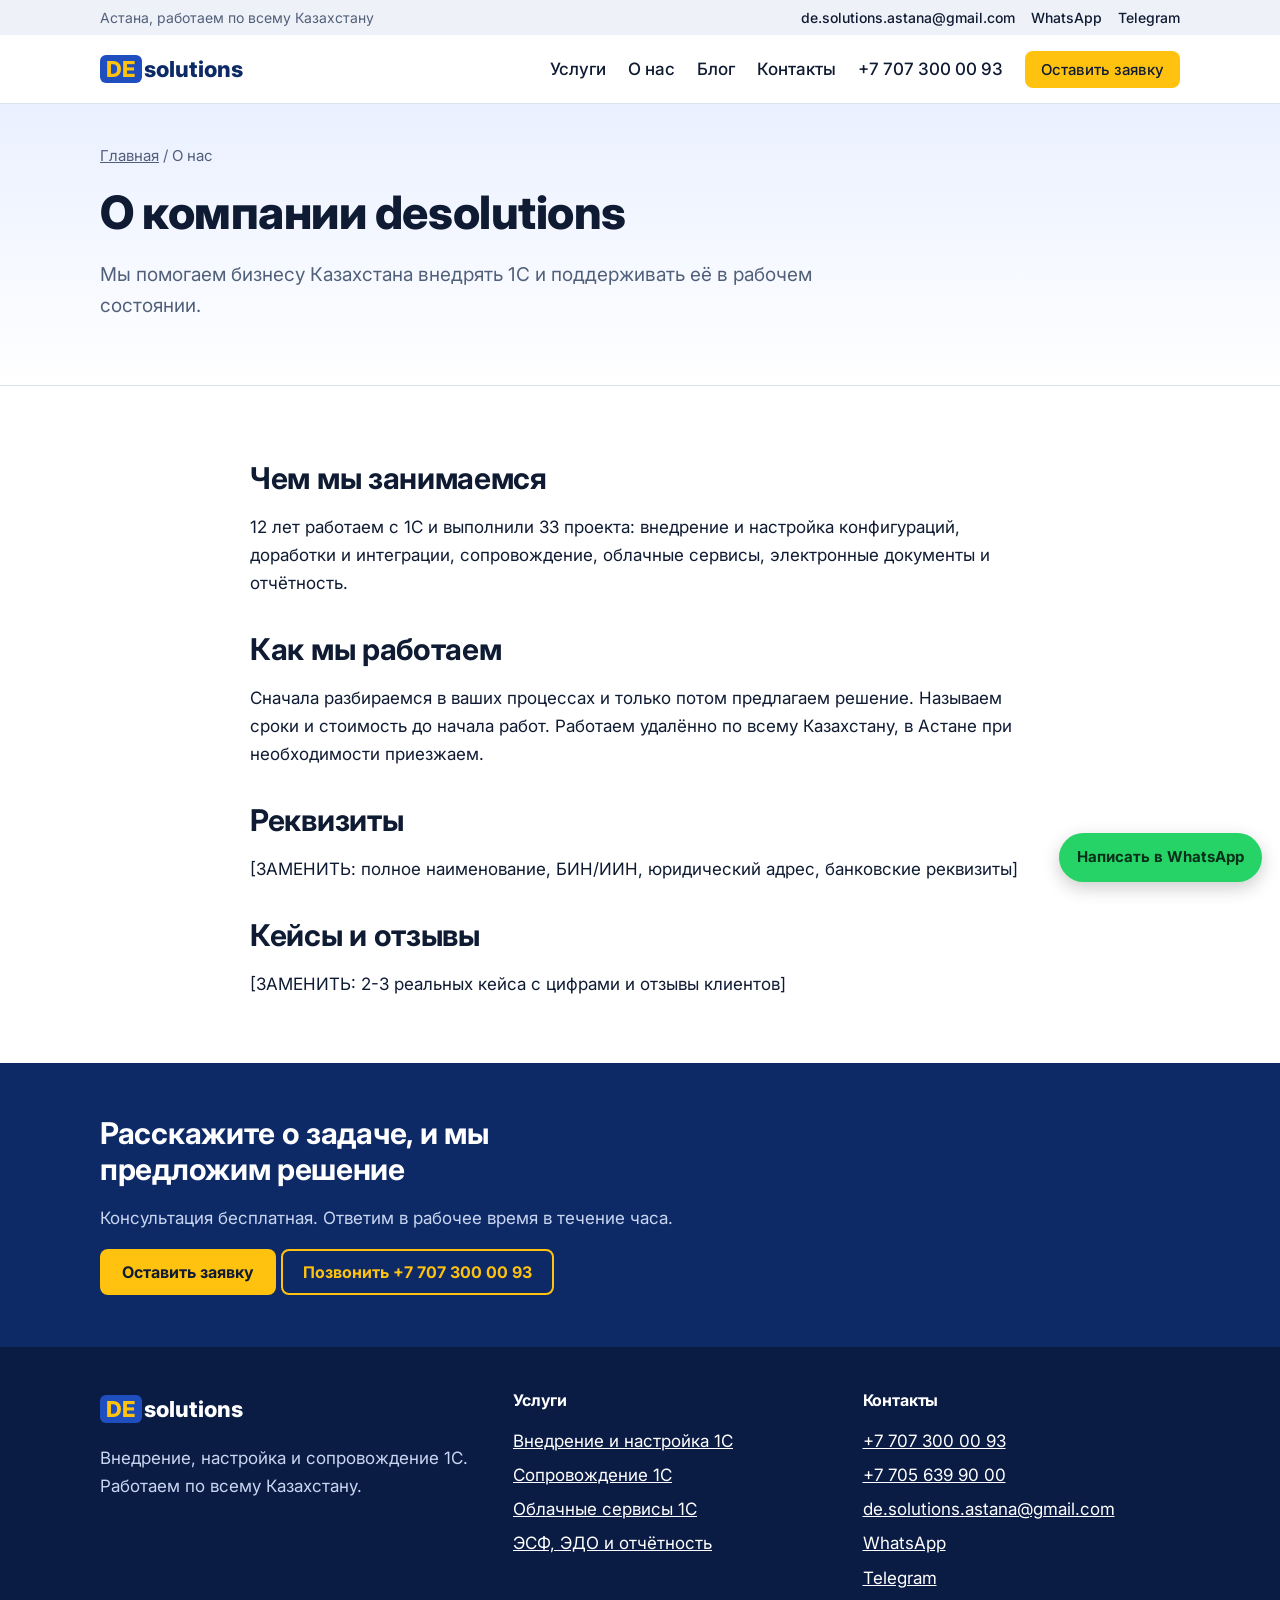
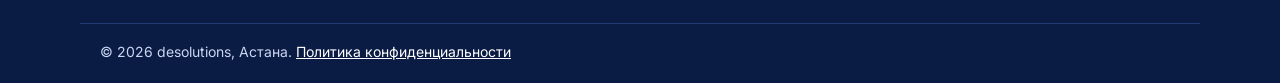
<file: o-nas/index.html>
<!DOCTYPE html>
<html lang="ru"><head><meta charset="utf-8"><meta name="viewport" content="width=device-width,initial-scale=1">
<title>О компании desolutions: 12 лет опыта с 1С</title><meta name="description" content="desolutions: 12 лет работаем с 1С, 33 реализованных проекта. Внедрение, настройка и сопровождение для бизнеса Казахстана.">
<link rel="canonical" href="https://desolutions.kz/o-nas/"><meta name="robots" content="index,follow">
<meta property="og:type" content="website"><meta property="og:title" content="О компании desolutions: 12 лет опыта с 1С"><meta property="og:description" content="desolutions: 12 лет работаем с 1С, 33 реализованных проекта. Внедрение, настройка и сопровождение для бизнеса Казахстана."><meta property="og:url" content="https://desolutions.kz/o-nas/"><meta property="og:locale" content="ru_KZ"><meta property="og:site_name" content="desolutions">
<meta name="twitter:card" content="summary"><meta name="twitter:title" content="О компании desolutions: 12 лет опыта с 1С"><meta name="twitter:description" content="desolutions: 12 лет работаем с 1С, 33 реализованных проекта. Внедрение, настройка и сопровождение для бизнеса Казахстана.">
<link rel="icon" href="data:image/svg+xml,%3Csvg xmlns='http://www.w3.org/2000/svg' viewBox='0 0 32 32'%3E%3Crect width='32' height='32' rx='7' fill='%231F4FBF'/%3E%3Cpath d='M9 22V10h4.5c3 0 4.500 1.500 4.500 3.800S16.500 17.600 13.500 17.600H12V22z' fill='%23FFC20E'/%3E%3C/svg%3E">
<link rel="preconnect" href="https://fonts.googleapis.com"><link rel="preconnect" href="https://fonts.gstatic.com" crossorigin>
<link rel="stylesheet" href="https://fonts.googleapis.com/css2?family=Inter:wght@400;500;700;800&display=swap">
<link rel="stylesheet" href="../css/style.css"><script type="application/ld+json">{"@context": "https://schema.org", "@type": "BreadcrumbList", "itemListElement": [{"@type": "ListItem", "position": 1, "name": "Главная", "item": "https://desolutions.kz/"}, {"@type": "ListItem", "position": 2, "name": "О нас", "item": "https://desolutions.kz/o-nas/"}]}</script></head><body>
<a class="skip" href="#main">К содержанию</a>
<div class="top"><div class="wrap top-in"><span>Астана, работаем по всему Казахстану</span><span><a href="mailto:de.solutions.astana@gmail.com">de.solutions.astana@gmail.com</a><a href="https://wa.me/77073000093">WhatsApp</a><a href="https://t.me/ЗАМЕНИТЬ_username">Telegram</a></span></div></div>
<header class="hd"><div class="wrap hd-in"><a class="logo" href="/"><span>DE</span>solutions</a>
<button class="burger" aria-label="Меню" aria-expanded="false">Меню</button>
<nav class="nav" aria-label="Основное"><ul><li class="dd"><a href="/#uslugi">Услуги</a><ul><li><a href="/vnedrenie-1c/">Внедрение и настройка 1С</a></li><li><a href="/soprovozhdenie-1c/">Сопровождение 1С</a></li><li><a href="/oblako-1c-fresh/">Облачные сервисы 1С</a></li><li><a href="/edo-i-otchetnost/">ЭСФ, ЭДО и отчётность</a></li></ul></li><li><a href="/o-nas/">О нас</a></li><li><a href="/blog/">Блог</a></li><li><a href="/kontakty/">Контакты</a></li></ul>
<a class="tel" href="tel:+77073000093">+7 707 300 00 93</a><a class="btn sm" href="/kontakty/#zayavka">Оставить заявку</a></nav></div></header>
<main id="main"><section class="ph"><div class="wrap"><nav class="bc" aria-label="Хлебные крошки"><a href="/">Главная</a> / <span>О нас</span></nav><h1>О компании desolutions</h1><p class="lead">Мы помогаем бизнесу Казахстана внедрять 1С и поддерживать её в рабочем состоянии.</p></div></section>
<div class="wrap prose"><h2>Чем мы занимаемся</h2><p>12 лет работаем с 1С и выполнили 33 проекта: внедрение и настройка конфигураций, доработки и интеграции, сопровождение, облачные сервисы, электронные документы и отчётность.</p>
<h2>Как мы работаем</h2><p>Сначала разбираемся в ваших процессах и только потом предлагаем решение. Называем сроки и стоимость до начала работ. Работаем удалённо по всему Казахстану, в Астане при необходимости приезжаем.</p>
<h2>Реквизиты</h2><p>[ЗАМЕНИТЬ: полное наименование, БИН/ИИН, юридический адрес, банковские реквизиты]</p>
<h2>Кейсы и отзывы</h2><p>[ЗАМЕНИТЬ: 2-3 реальных кейса с цифрами и отзывы клиентов]</p></div><section class="cta"><div class="wrap"><h2>Расскажите о задаче, и мы предложим решение</h2><p>Консультация бесплатная. Ответим в рабочее время в течение часа.</p><a class="btn" href="/kontakty/#zayavka">Оставить заявку</a> <a class="btn ghost" href="tel:+77073000093">Позвонить +7 707 300 00 93</a></div></section></main>
<footer class="ft"><div class="wrap ft-in"><div><a class="logo" href="/"><span>DE</span>solutions</a><p>Внедрение, настройка и сопровождение 1С. Работаем по всему Казахстану.</p></div>
<div><h2>Услуги</h2><ul><li><a href="/vnedrenie-1c/">Внедрение и настройка 1С</a></li><li><a href="/soprovozhdenie-1c/">Сопровождение 1С</a></li><li><a href="/oblako-1c-fresh/">Облачные сервисы 1С</a></li><li><a href="/edo-i-otchetnost/">ЭСФ, ЭДО и отчётность</a></li></ul></div>
<div><h2>Контакты</h2><ul><li><a href="tel:+77073000093">+7 707 300 00 93</a></li><li><a href="tel:+77056399000">+7 705 639 90 00</a></li><li><a href="mailto:de.solutions.astana@gmail.com">de.solutions.astana@gmail.com</a></li><li><a href="https://wa.me/77073000093">WhatsApp</a></li><li><a href="https://t.me/ЗАМЕНИТЬ_username">Telegram</a></li></ul></div></div>
<div class="wrap ft-b">© 2026 desolutions, Астана. <a href="/politika-konfidencialnosti/">Политика конфиденциальности</a></div></footer>
<a class="fab" href="https://wa.me/77073000093" aria-label="Написать в WhatsApp">Написать в WhatsApp</a>
<script src="../js/main.js" defer></script></body></html>
</file>
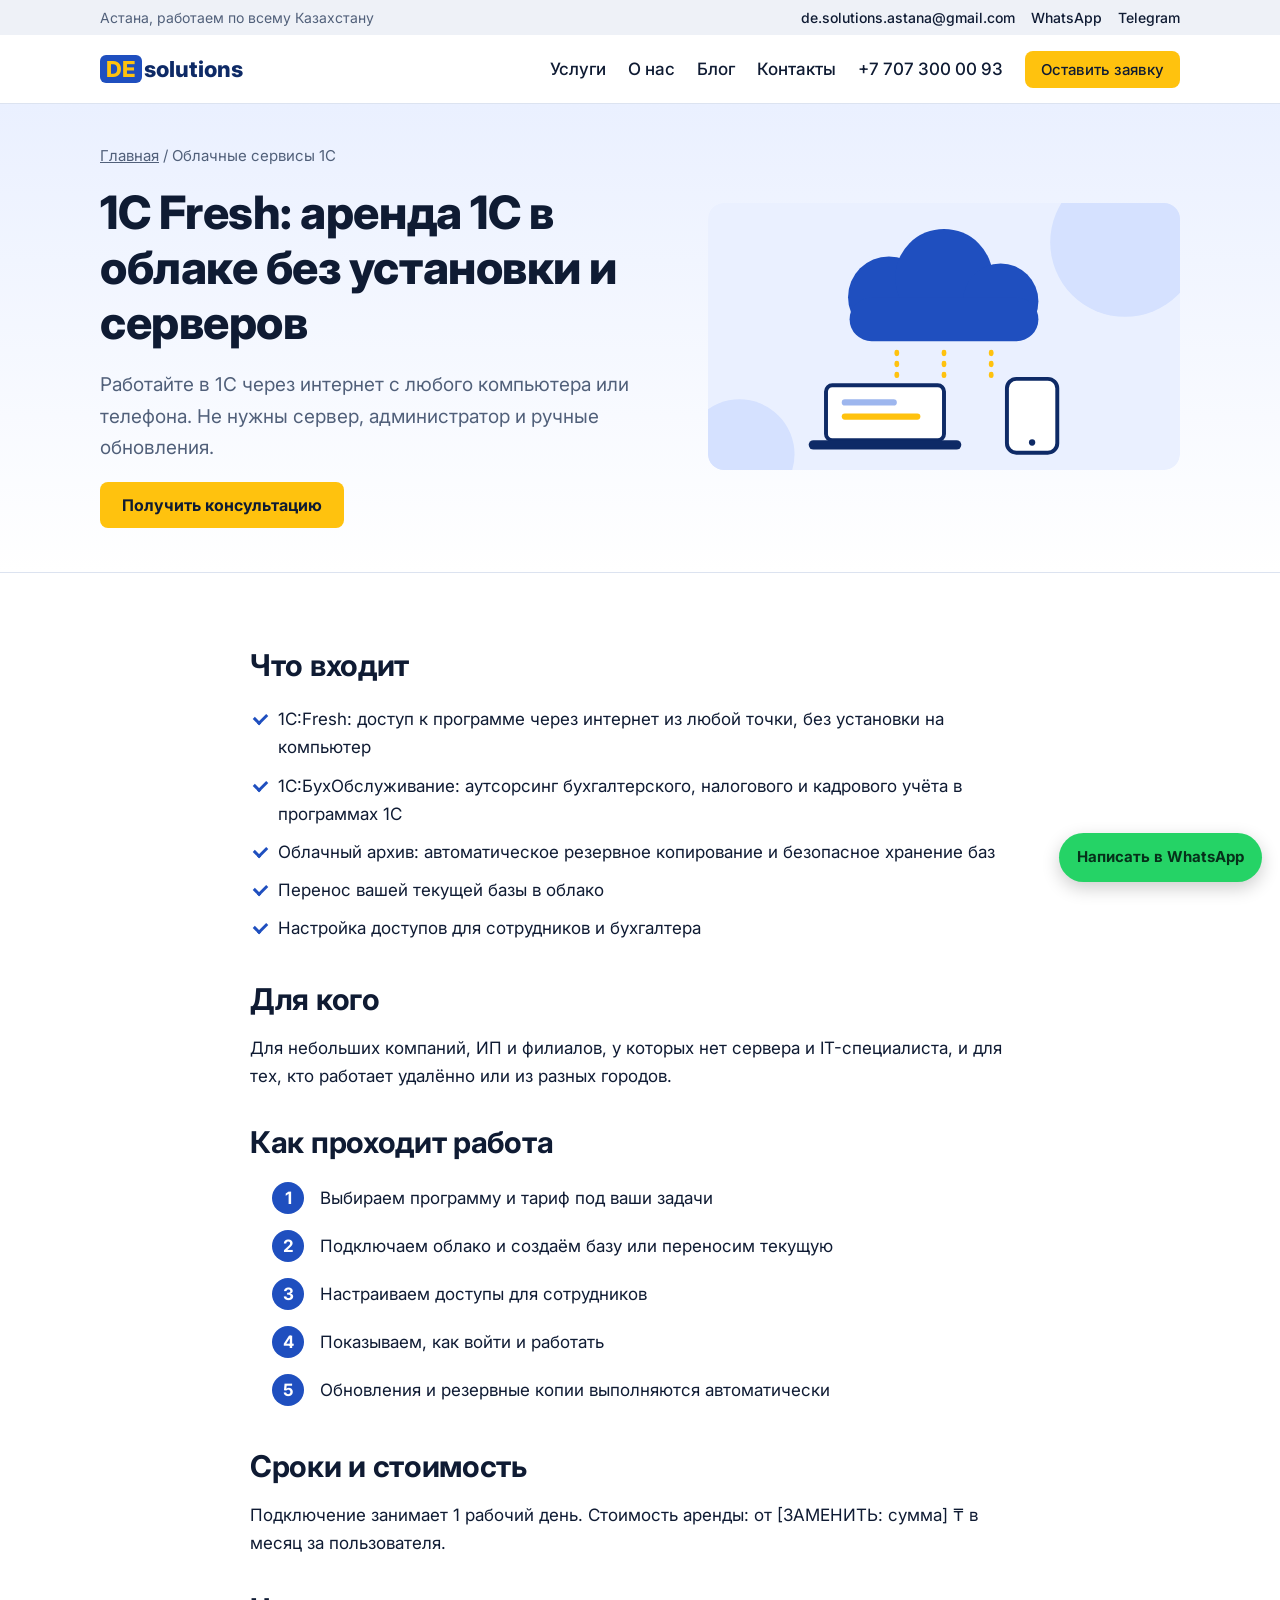
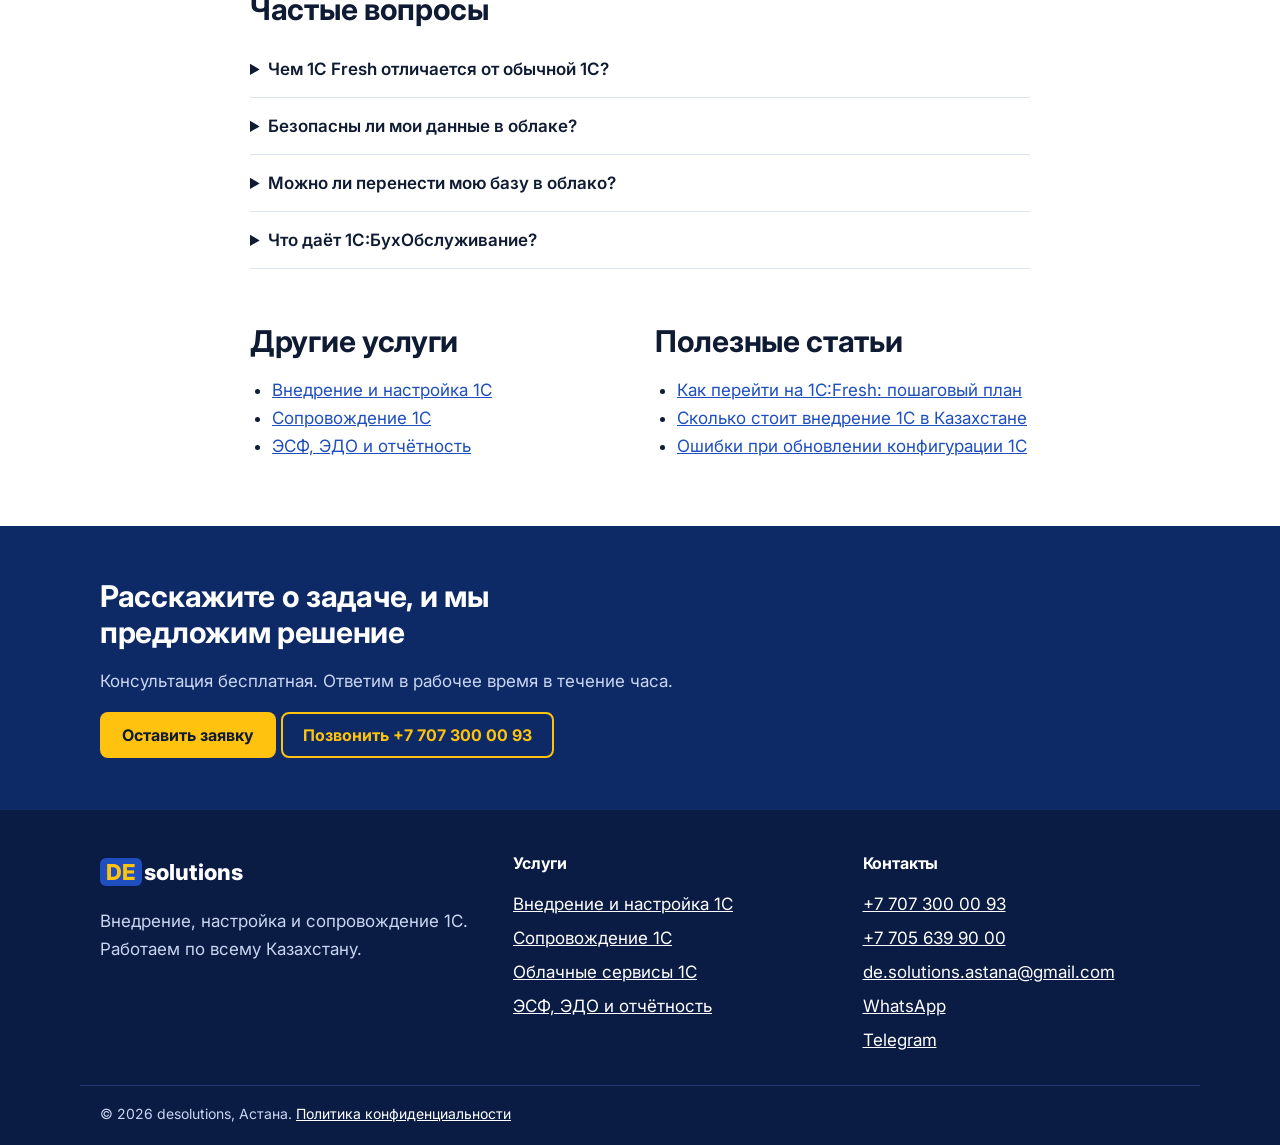
<file: oblako-1c-fresh/index.html>
<!DOCTYPE html>
<html lang="ru"><head><meta charset="utf-8"><meta name="viewport" content="width=device-width,initial-scale=1">
<title>1С Fresh в Казахстане: аренда 1С в облаке | desolutions</title><meta name="description" content="1С Fresh и 1С:БухОбслуживание в Казахстане: работа в 1С через интернет, облачный архив и бухгалтерский аутсорсинг. Подключение за 1 день.">
<link rel="canonical" href="https://desolutions.kz/oblako-1c-fresh/"><meta name="robots" content="index,follow">
<meta property="og:type" content="website"><meta property="og:title" content="1С Fresh в Казахстане: аренда 1С в облаке | desolutions"><meta property="og:description" content="1С Fresh и 1С:БухОбслуживание в Казахстане: работа в 1С через интернет, облачный архив и бухгалтерский аутсорсинг. Подключение за 1 день."><meta property="og:url" content="https://desolutions.kz/oblako-1c-fresh/"><meta property="og:locale" content="ru_KZ"><meta property="og:site_name" content="desolutions">
<meta name="twitter:card" content="summary"><meta name="twitter:title" content="1С Fresh в Казахстане: аренда 1С в облаке | desolutions"><meta name="twitter:description" content="1С Fresh и 1С:БухОбслуживание в Казахстане: работа в 1С через интернет, облачный архив и бухгалтерский аутсорсинг. Подключение за 1 день.">
<link rel="icon" href="data:image/svg+xml,%3Csvg xmlns='http://www.w3.org/2000/svg' viewBox='0 0 32 32'%3E%3Crect width='32' height='32' rx='7' fill='%231F4FBF'/%3E%3Cpath d='M9 22V10h4.5c3 0 4.500 1.500 4.500 3.800S16.500 17.600 13.500 17.600H12V22z' fill='%23FFC20E'/%3E%3C/svg%3E">
<link rel="preconnect" href="https://fonts.googleapis.com"><link rel="preconnect" href="https://fonts.gstatic.com" crossorigin>
<link rel="stylesheet" href="https://fonts.googleapis.com/css2?family=Inter:wght@400;500;700;800&display=swap">
<link rel="stylesheet" href="../css/style.css"><script type="application/ld+json">{"@context": "https://schema.org", "@type": "Service", "name": "Облачные сервисы 1С", "provider": {"@type": "ProfessionalService", "name": "desolutions", "url": "https://desolutions.kz/"}, "areaServed": "KZ", "description": "1С Fresh и 1С:БухОбслуживание в Казахстане: работа в 1С через интернет, облачный архив и бухгалтерский аутсорсинг. Подключение за 1 день.", "url": "https://desolutions.kz/oblako-1c-fresh/"}</script><script type="application/ld+json">{"@context": "https://schema.org", "@type": "FAQPage", "mainEntity": [{"@type": "Question", "name": "Чем 1С Fresh отличается от обычной 1С?", "acceptedAnswer": {"@type": "Answer", "text": "Программа та же, но работает на серверах сервиса. Вы заходите через браузер, а обновления и резервные копии выполняются без вашего участия."}}, {"@type": "Question", "name": "Безопасны ли мои данные в облаке?", "acceptedAnswer": {"@type": "Answer", "text": "Базы хранятся на защищённых серверах с резервным копированием. Доступы выдаются каждому сотруднику отдельно."}}, {"@type": "Question", "name": "Можно ли перенести мою базу в облако?", "acceptedAnswer": {"@type": "Answer", "text": "Да, переносим данные из вашей текущей базы 1С."}}, {"@type": "Question", "name": "Что даёт 1С:БухОбслуживание?", "acceptedAnswer": {"@type": "Answer", "text": "Бухгалтерия, налоги и кадры ведутся специалистами в 1С, вам не нужен штатный бухгалтер."}}]}</script><script type="application/ld+json">{"@context": "https://schema.org", "@type": "BreadcrumbList", "itemListElement": [{"@type": "ListItem", "position": 1, "name": "Главная", "item": "https://desolutions.kz/"}, {"@type": "ListItem", "position": 2, "name": "Облачные сервисы 1С", "item": "https://desolutions.kz/oblako-1c-fresh/"}]}</script></head><body>
<a class="skip" href="#main">К содержанию</a>
<div class="top"><div class="wrap top-in"><span>Астана, работаем по всему Казахстану</span><span><a href="mailto:de.solutions.astana@gmail.com">de.solutions.astana@gmail.com</a><a href="https://wa.me/77073000093">WhatsApp</a><a href="https://t.me/ЗАМЕНИТЬ_username">Telegram</a></span></div></div>
<header class="hd"><div class="wrap hd-in"><a class="logo" href="/"><span>DE</span>solutions</a>
<button class="burger" aria-label="Меню" aria-expanded="false">Меню</button>
<nav class="nav" aria-label="Основное"><ul><li class="dd"><a href="/#uslugi">Услуги</a><ul><li><a href="/vnedrenie-1c/">Внедрение и настройка 1С</a></li><li><a href="/soprovozhdenie-1c/">Сопровождение 1С</a></li><li><a href="/oblako-1c-fresh/">Облачные сервисы 1С</a></li><li><a href="/edo-i-otchetnost/">ЭСФ, ЭДО и отчётность</a></li></ul></li><li><a href="/o-nas/">О нас</a></li><li><a href="/blog/">Блог</a></li><li><a href="/kontakty/">Контакты</a></li></ul>
<a class="tel" href="tel:+77073000093">+7 707 300 00 93</a><a class="btn sm" href="/kontakty/#zayavka">Оставить заявку</a></nav></div></header>
<main id="main"><section class="ph"><div class="wrap ph-in"><div><nav class="bc" aria-label="Хлебные крошки"><a href="/">Главная</a> / <span>Облачные сервисы 1С</span></nav><h1>1С Fresh: аренда 1С в облаке без установки и серверов</h1><p class="lead">Работайте в 1С через интернет с любого компьютера или телефона. Не нужны сервер, администратор и ручные обновления.</p><a class="btn" href="/kontakty/#zayavka">Получить консультацию</a></div><img src="../img/oblako-1c-fresh.svg" alt="Облачные сервисы 1С" width="600" height="340"></div></section>
<div class="wrap prose"><h2>Что входит</h2><ul class="ck"><li>1С:Fresh: доступ к программе через интернет из любой точки, без установки на компьютер</li><li>1С:БухОбслуживание: аутсорсинг бухгалтерского, налогового и кадрового учёта в программах 1С</li><li>Облачный архив: автоматическое резервное копирование и безопасное хранение баз</li><li>Перенос вашей текущей базы в облако</li><li>Настройка доступов для сотрудников и бухгалтера</li></ul>
<h2>Для кого</h2><p>Для небольших компаний, ИП и филиалов, у которых нет сервера и IT-специалиста, и для тех, кто работает удалённо или из разных городов.</p>
<h2>Как проходит работа</h2><ol class="st"><li>Выбираем программу и тариф под ваши задачи</li><li>Подключаем облако и создаём базу или переносим текущую</li><li>Настраиваем доступы для сотрудников</li><li>Показываем, как войти и работать</li><li>Обновления и резервные копии выполняются автоматически</li></ol>
<h2>Сроки и стоимость</h2><p>Подключение занимает 1 рабочий день. Стоимость аренды: от [ЗАМЕНИТЬ: сумма] ₸ в месяц за пользователя.</p>
<h2>Частые вопросы</h2><div class="faq"><details><summary>Чем 1С Fresh отличается от обычной 1С?</summary><p>Программа та же, но работает на серверах сервиса. Вы заходите через браузер, а обновления и резервные копии выполняются без вашего участия.</p></details><details><summary>Безопасны ли мои данные в облаке?</summary><p>Базы хранятся на защищённых серверах с резервным копированием. Доступы выдаются каждому сотруднику отдельно.</p></details><details><summary>Можно ли перенести мою базу в облако?</summary><p>Да, переносим данные из вашей текущей базы 1С.</p></details><details><summary>Что даёт 1С:БухОбслуживание?</summary><p>Бухгалтерия, налоги и кадры ведутся специалистами в 1С, вам не нужен штатный бухгалтер.</p></details></div>
<div class="rel"><div><h2>Другие услуги</h2><ul><li><a href="/vnedrenie-1c/">Внедрение и настройка 1С</a></li><li><a href="/soprovozhdenie-1c/">Сопровождение 1С</a></li><li><a href="/edo-i-otchetnost/">ЭСФ, ЭДО и отчётность</a></li></ul></div><div><h2>Полезные статьи</h2><ul><li><a href="/blog/kak-perejti-na-1c-fresh/">Как перейти на 1С:Fresh: пошаговый план</a></li><li><a href="/blog/skolko-stoit-vnedrenie-1c-v-kazahstane/">Сколько стоит внедрение 1С в Казахстане</a></li><li><a href="/blog/oshibki-pri-obnovlenii-konfiguracii-1c/">Ошибки при обновлении конфигурации 1С</a></li></ul></div></div></div><section class="cta"><div class="wrap"><h2>Расскажите о задаче, и мы предложим решение</h2><p>Консультация бесплатная. Ответим в рабочее время в течение часа.</p><a class="btn" href="/kontakty/#zayavka">Оставить заявку</a> <a class="btn ghost" href="tel:+77073000093">Позвонить +7 707 300 00 93</a></div></section></main>
<footer class="ft"><div class="wrap ft-in"><div><a class="logo" href="/"><span>DE</span>solutions</a><p>Внедрение, настройка и сопровождение 1С. Работаем по всему Казахстану.</p></div>
<div><h2>Услуги</h2><ul><li><a href="/vnedrenie-1c/">Внедрение и настройка 1С</a></li><li><a href="/soprovozhdenie-1c/">Сопровождение 1С</a></li><li><a href="/oblako-1c-fresh/">Облачные сервисы 1С</a></li><li><a href="/edo-i-otchetnost/">ЭСФ, ЭДО и отчётность</a></li></ul></div>
<div><h2>Контакты</h2><ul><li><a href="tel:+77073000093">+7 707 300 00 93</a></li><li><a href="tel:+77056399000">+7 705 639 90 00</a></li><li><a href="mailto:de.solutions.astana@gmail.com">de.solutions.astana@gmail.com</a></li><li><a href="https://wa.me/77073000093">WhatsApp</a></li><li><a href="https://t.me/ЗАМЕНИТЬ_username">Telegram</a></li></ul></div></div>
<div class="wrap ft-b">© 2026 desolutions, Астана. <a href="/politika-konfidencialnosti/">Политика конфиденциальности</a></div></footer>
<a class="fab" href="https://wa.me/77073000093" aria-label="Написать в WhatsApp">Написать в WhatsApp</a>
<script src="../js/main.js" defer></script></body></html>
</file>
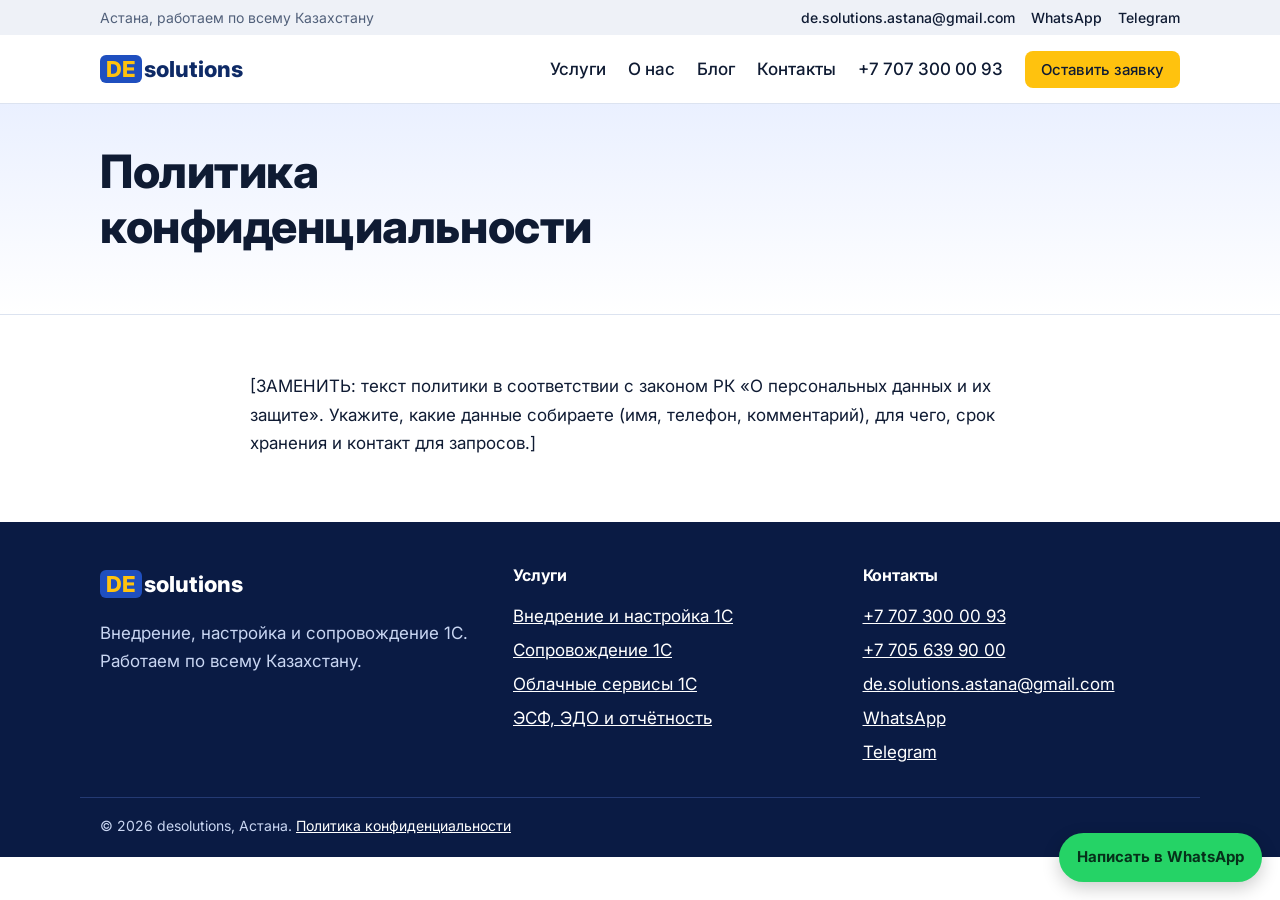
<file: politika-konfidencialnosti/index.html>
<!DOCTYPE html>
<html lang="ru"><head><meta charset="utf-8"><meta name="viewport" content="width=device-width,initial-scale=1">
<title>Политика конфиденциальности | desolutions</title><meta name="description" content="Как desolutions обрабатывает персональные данные, полученные через форму заявки.">
<link rel="canonical" href="https://desolutions.kz/politika-konfidencialnosti/"><meta name="robots" content="index,follow">
<meta property="og:type" content="website"><meta property="og:title" content="Политика конфиденциальности | desolutions"><meta property="og:description" content="Как desolutions обрабатывает персональные данные, полученные через форму заявки."><meta property="og:url" content="https://desolutions.kz/politika-konfidencialnosti/"><meta property="og:locale" content="ru_KZ"><meta property="og:site_name" content="desolutions">
<meta name="twitter:card" content="summary"><meta name="twitter:title" content="Политика конфиденциальности | desolutions"><meta name="twitter:description" content="Как desolutions обрабатывает персональные данные, полученные через форму заявки.">
<link rel="icon" href="data:image/svg+xml,%3Csvg xmlns='http://www.w3.org/2000/svg' viewBox='0 0 32 32'%3E%3Crect width='32' height='32' rx='7' fill='%231F4FBF'/%3E%3Cpath d='M9 22V10h4.5c3 0 4.500 1.500 4.500 3.800S16.500 17.600 13.500 17.600H12V22z' fill='%23FFC20E'/%3E%3C/svg%3E">
<link rel="preconnect" href="https://fonts.googleapis.com"><link rel="preconnect" href="https://fonts.gstatic.com" crossorigin>
<link rel="stylesheet" href="https://fonts.googleapis.com/css2?family=Inter:wght@400;500;700;800&display=swap">
<link rel="stylesheet" href="../css/style.css"></head><body>
<a class="skip" href="#main">К содержанию</a>
<div class="top"><div class="wrap top-in"><span>Астана, работаем по всему Казахстану</span><span><a href="mailto:de.solutions.astana@gmail.com">de.solutions.astana@gmail.com</a><a href="https://wa.me/77073000093">WhatsApp</a><a href="https://t.me/ЗАМЕНИТЬ_username">Telegram</a></span></div></div>
<header class="hd"><div class="wrap hd-in"><a class="logo" href="/"><span>DE</span>solutions</a>
<button class="burger" aria-label="Меню" aria-expanded="false">Меню</button>
<nav class="nav" aria-label="Основное"><ul><li class="dd"><a href="/#uslugi">Услуги</a><ul><li><a href="/vnedrenie-1c/">Внедрение и настройка 1С</a></li><li><a href="/soprovozhdenie-1c/">Сопровождение 1С</a></li><li><a href="/oblako-1c-fresh/">Облачные сервисы 1С</a></li><li><a href="/edo-i-otchetnost/">ЭСФ, ЭДО и отчётность</a></li></ul></li><li><a href="/o-nas/">О нас</a></li><li><a href="/blog/">Блог</a></li><li><a href="/kontakty/">Контакты</a></li></ul>
<a class="tel" href="tel:+77073000093">+7 707 300 00 93</a><a class="btn sm" href="/kontakty/#zayavka">Оставить заявку</a></nav></div></header>
<main id="main"><section class="ph"><div class="wrap"><h1>Политика конфиденциальности</h1></div></section><div class="wrap prose"><p>[ЗАМЕНИТЬ: текст политики в соответствии с законом РК «О персональных данных и их защите». Укажите, какие данные собираете (имя, телефон, комментарий), для чего, срок хранения и контакт для запросов.]</p></div></main>
<footer class="ft"><div class="wrap ft-in"><div><a class="logo" href="/"><span>DE</span>solutions</a><p>Внедрение, настройка и сопровождение 1С. Работаем по всему Казахстану.</p></div>
<div><h2>Услуги</h2><ul><li><a href="/vnedrenie-1c/">Внедрение и настройка 1С</a></li><li><a href="/soprovozhdenie-1c/">Сопровождение 1С</a></li><li><a href="/oblako-1c-fresh/">Облачные сервисы 1С</a></li><li><a href="/edo-i-otchetnost/">ЭСФ, ЭДО и отчётность</a></li></ul></div>
<div><h2>Контакты</h2><ul><li><a href="tel:+77073000093">+7 707 300 00 93</a></li><li><a href="tel:+77056399000">+7 705 639 90 00</a></li><li><a href="mailto:de.solutions.astana@gmail.com">de.solutions.astana@gmail.com</a></li><li><a href="https://wa.me/77073000093">WhatsApp</a></li><li><a href="https://t.me/ЗАМЕНИТЬ_username">Telegram</a></li></ul></div></div>
<div class="wrap ft-b">© 2026 desolutions, Астана. <a href="/politika-konfidencialnosti/">Политика конфиденциальности</a></div></footer>
<a class="fab" href="https://wa.me/77073000093" aria-label="Написать в WhatsApp">Написать в WhatsApp</a>
<script src="../js/main.js" defer></script></body></html>
</file>
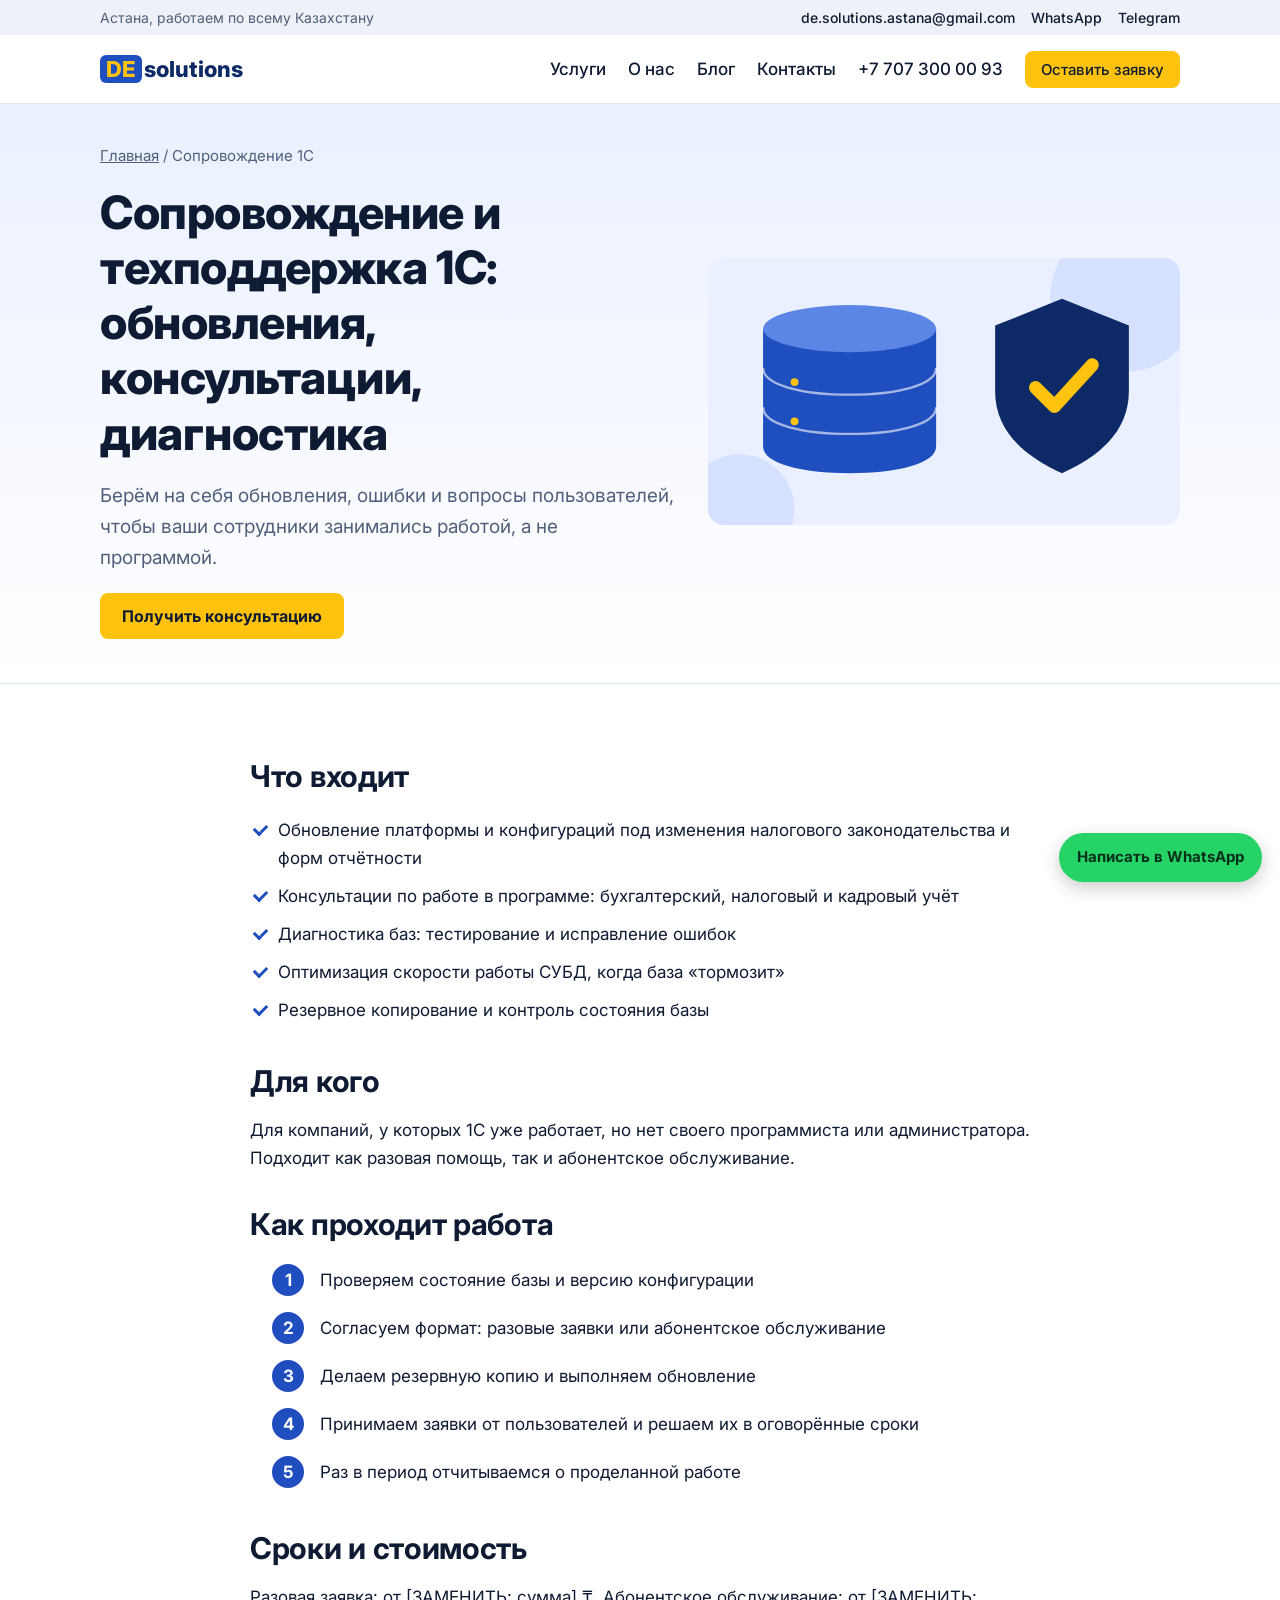
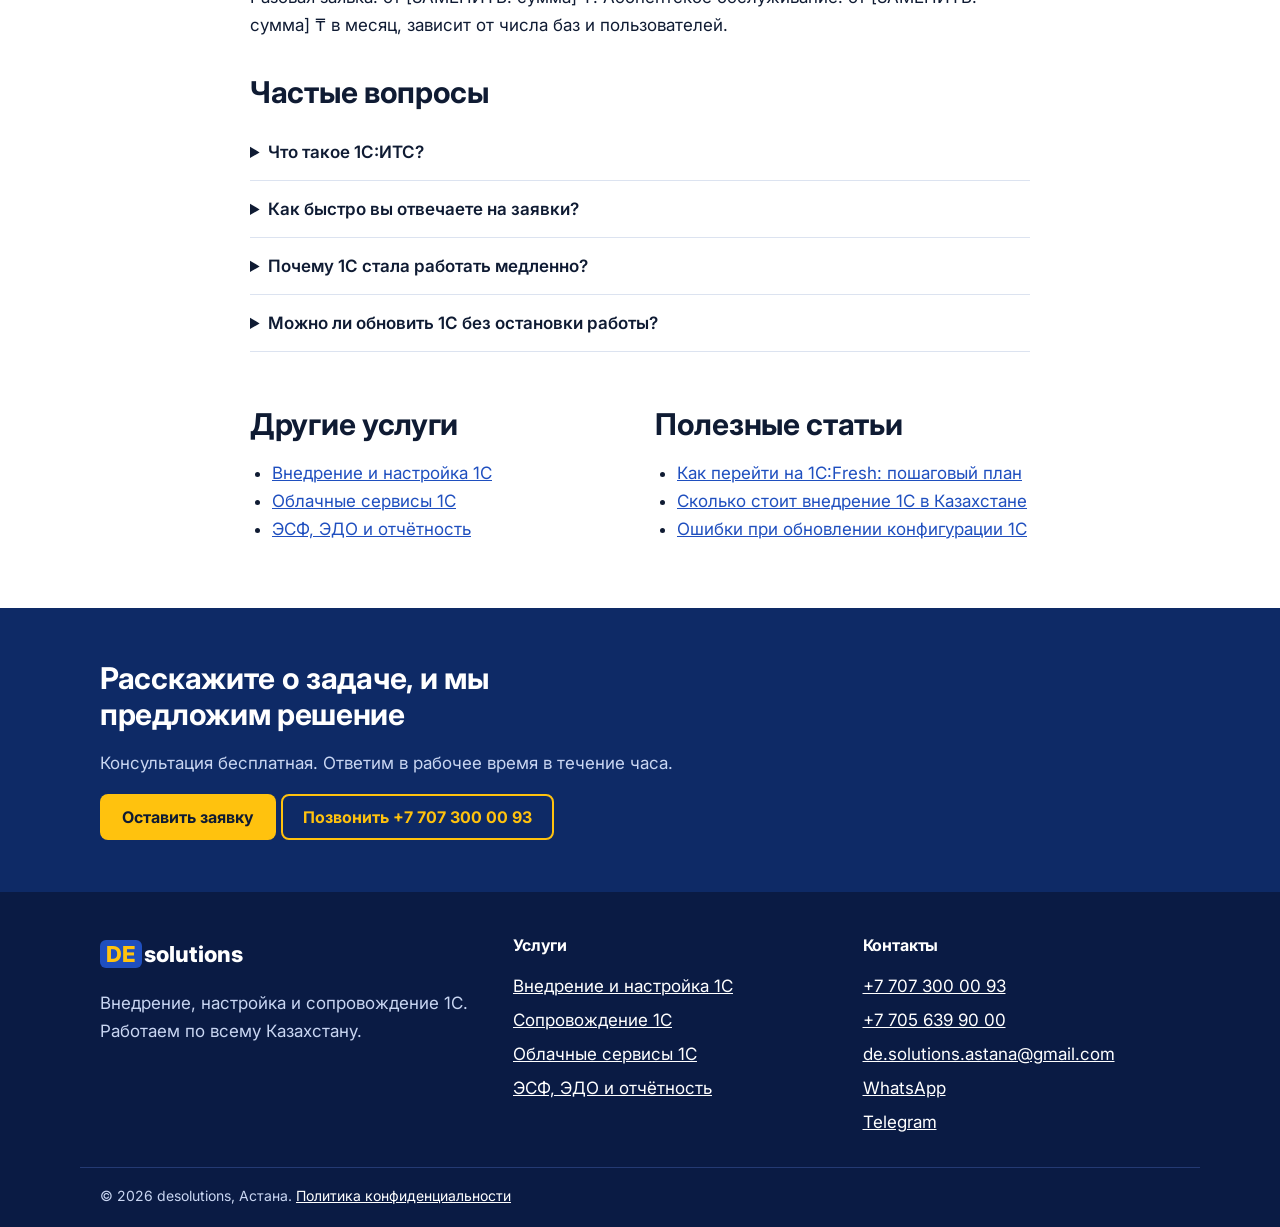
<file: soprovozhdenie-1c/index.html>
<!DOCTYPE html>
<html lang="ru"><head><meta charset="utf-8"><meta name="viewport" content="width=device-width,initial-scale=1">
<title>Сопровождение и техподдержка 1С в Астане | desolutions</title><meta name="description" content="Сопровождение 1С:ИТС в Астане: обновления под законодательство, консультации, диагностика и ускорение баз. Работаем удалённо по Казахстану.">
<link rel="canonical" href="https://desolutions.kz/soprovozhdenie-1c/"><meta name="robots" content="index,follow">
<meta property="og:type" content="website"><meta property="og:title" content="Сопровождение и техподдержка 1С в Астане | desolutions"><meta property="og:description" content="Сопровождение 1С:ИТС в Астане: обновления под законодательство, консультации, диагностика и ускорение баз. Работаем удалённо по Казахстану."><meta property="og:url" content="https://desolutions.kz/soprovozhdenie-1c/"><meta property="og:locale" content="ru_KZ"><meta property="og:site_name" content="desolutions">
<meta name="twitter:card" content="summary"><meta name="twitter:title" content="Сопровождение и техподдержка 1С в Астане | desolutions"><meta name="twitter:description" content="Сопровождение 1С:ИТС в Астане: обновления под законодательство, консультации, диагностика и ускорение баз. Работаем удалённо по Казахстану.">
<link rel="icon" href="data:image/svg+xml,%3Csvg xmlns='http://www.w3.org/2000/svg' viewBox='0 0 32 32'%3E%3Crect width='32' height='32' rx='7' fill='%231F4FBF'/%3E%3Cpath d='M9 22V10h4.5c3 0 4.500 1.500 4.500 3.800S16.500 17.600 13.500 17.600H12V22z' fill='%23FFC20E'/%3E%3C/svg%3E">
<link rel="preconnect" href="https://fonts.googleapis.com"><link rel="preconnect" href="https://fonts.gstatic.com" crossorigin>
<link rel="stylesheet" href="https://fonts.googleapis.com/css2?family=Inter:wght@400;500;700;800&display=swap">
<link rel="stylesheet" href="../css/style.css"><script type="application/ld+json">{"@context": "https://schema.org", "@type": "Service", "name": "Сопровождение 1С", "provider": {"@type": "ProfessionalService", "name": "desolutions", "url": "https://desolutions.kz/"}, "areaServed": "KZ", "description": "Сопровождение 1С:ИТС в Астане: обновления под законодательство, консультации, диагностика и ускорение баз. Работаем удалённо по Казахстану.", "url": "https://desolutions.kz/soprovozhdenie-1c/"}</script><script type="application/ld+json">{"@context": "https://schema.org", "@type": "FAQPage", "mainEntity": [{"@type": "Question", "name": "Что такое 1С:ИТС?", "acceptedAnswer": {"@type": "Answer", "text": "Информационно-технологическое сопровождение: доступ к обновлениям, справочным материалам и линии консультаций. Мы помогаем его подключить и использовать."}}, {"@type": "Question", "name": "Как быстро вы отвечаете на заявки?", "acceptedAnswer": {"@type": "Answer", "text": "Срочные вопросы решаем в течение рабочего дня, плановые по согласованному графику."}}, {"@type": "Question", "name": "Почему 1С стала работать медленно?", "acceptedAnswer": {"@type": "Answer", "text": "Чаще всего причины в росте базы, блокировках и настройках СУБД. После диагностики называем причину и план исправления."}}, {"@type": "Question", "name": "Можно ли обновить 1С без остановки работы?", "acceptedAnswer": {"@type": "Answer", "text": "Обновление обычно занимает от 30 минут до нескольких часов. Планируем его на нерабочее время и делаем резервную копию."}}]}</script><script type="application/ld+json">{"@context": "https://schema.org", "@type": "BreadcrumbList", "itemListElement": [{"@type": "ListItem", "position": 1, "name": "Главная", "item": "https://desolutions.kz/"}, {"@type": "ListItem", "position": 2, "name": "Сопровождение 1С", "item": "https://desolutions.kz/soprovozhdenie-1c/"}]}</script></head><body>
<a class="skip" href="#main">К содержанию</a>
<div class="top"><div class="wrap top-in"><span>Астана, работаем по всему Казахстану</span><span><a href="mailto:de.solutions.astana@gmail.com">de.solutions.astana@gmail.com</a><a href="https://wa.me/77073000093">WhatsApp</a><a href="https://t.me/ЗАМЕНИТЬ_username">Telegram</a></span></div></div>
<header class="hd"><div class="wrap hd-in"><a class="logo" href="/"><span>DE</span>solutions</a>
<button class="burger" aria-label="Меню" aria-expanded="false">Меню</button>
<nav class="nav" aria-label="Основное"><ul><li class="dd"><a href="/#uslugi">Услуги</a><ul><li><a href="/vnedrenie-1c/">Внедрение и настройка 1С</a></li><li><a href="/soprovozhdenie-1c/">Сопровождение 1С</a></li><li><a href="/oblako-1c-fresh/">Облачные сервисы 1С</a></li><li><a href="/edo-i-otchetnost/">ЭСФ, ЭДО и отчётность</a></li></ul></li><li><a href="/o-nas/">О нас</a></li><li><a href="/blog/">Блог</a></li><li><a href="/kontakty/">Контакты</a></li></ul>
<a class="tel" href="tel:+77073000093">+7 707 300 00 93</a><a class="btn sm" href="/kontakty/#zayavka">Оставить заявку</a></nav></div></header>
<main id="main"><section class="ph"><div class="wrap ph-in"><div><nav class="bc" aria-label="Хлебные крошки"><a href="/">Главная</a> / <span>Сопровождение 1С</span></nav><h1>Сопровождение и техподдержка 1С: обновления, консультации, диагностика</h1><p class="lead">Берём на себя обновления, ошибки и вопросы пользователей, чтобы ваши сотрудники занимались работой, а не программой.</p><a class="btn" href="/kontakty/#zayavka">Получить консультацию</a></div><img src="../img/soprovozhdenie-1c.svg" alt="Сопровождение 1С" width="600" height="340"></div></section>
<div class="wrap prose"><h2>Что входит</h2><ul class="ck"><li>Обновление платформы и конфигураций под изменения налогового законодательства и форм отчётности</li><li>Консультации по работе в программе: бухгалтерский, налоговый и кадровый учёт</li><li>Диагностика баз: тестирование и исправление ошибок</li><li>Оптимизация скорости работы СУБД, когда база «тормозит»</li><li>Резервное копирование и контроль состояния базы</li></ul>
<h2>Для кого</h2><p>Для компаний, у которых 1С уже работает, но нет своего программиста или администратора. Подходит как разовая помощь, так и абонентское обслуживание.</p>
<h2>Как проходит работа</h2><ol class="st"><li>Проверяем состояние базы и версию конфигурации</li><li>Согласуем формат: разовые заявки или абонентское обслуживание</li><li>Делаем резервную копию и выполняем обновление</li><li>Принимаем заявки от пользователей и решаем их в оговорённые сроки</li><li>Раз в период отчитываемся о проделанной работе</li></ol>
<h2>Сроки и стоимость</h2><p>Разовая заявка: от [ЗАМЕНИТЬ: сумма] ₸. Абонентское обслуживание: от [ЗАМЕНИТЬ: сумма] ₸ в месяц, зависит от числа баз и пользователей.</p>
<h2>Частые вопросы</h2><div class="faq"><details><summary>Что такое 1С:ИТС?</summary><p>Информационно-технологическое сопровождение: доступ к обновлениям, справочным материалам и линии консультаций. Мы помогаем его подключить и использовать.</p></details><details><summary>Как быстро вы отвечаете на заявки?</summary><p>Срочные вопросы решаем в течение рабочего дня, плановые по согласованному графику.</p></details><details><summary>Почему 1С стала работать медленно?</summary><p>Чаще всего причины в росте базы, блокировках и настройках СУБД. После диагностики называем причину и план исправления.</p></details><details><summary>Можно ли обновить 1С без остановки работы?</summary><p>Обновление обычно занимает от 30 минут до нескольких часов. Планируем его на нерабочее время и делаем резервную копию.</p></details></div>
<div class="rel"><div><h2>Другие услуги</h2><ul><li><a href="/vnedrenie-1c/">Внедрение и настройка 1С</a></li><li><a href="/oblako-1c-fresh/">Облачные сервисы 1С</a></li><li><a href="/edo-i-otchetnost/">ЭСФ, ЭДО и отчётность</a></li></ul></div><div><h2>Полезные статьи</h2><ul><li><a href="/blog/kak-perejti-na-1c-fresh/">Как перейти на 1С:Fresh: пошаговый план</a></li><li><a href="/blog/skolko-stoit-vnedrenie-1c-v-kazahstane/">Сколько стоит внедрение 1С в Казахстане</a></li><li><a href="/blog/oshibki-pri-obnovlenii-konfiguracii-1c/">Ошибки при обновлении конфигурации 1С</a></li></ul></div></div></div><section class="cta"><div class="wrap"><h2>Расскажите о задаче, и мы предложим решение</h2><p>Консультация бесплатная. Ответим в рабочее время в течение часа.</p><a class="btn" href="/kontakty/#zayavka">Оставить заявку</a> <a class="btn ghost" href="tel:+77073000093">Позвонить +7 707 300 00 93</a></div></section></main>
<footer class="ft"><div class="wrap ft-in"><div><a class="logo" href="/"><span>DE</span>solutions</a><p>Внедрение, настройка и сопровождение 1С. Работаем по всему Казахстану.</p></div>
<div><h2>Услуги</h2><ul><li><a href="/vnedrenie-1c/">Внедрение и настройка 1С</a></li><li><a href="/soprovozhdenie-1c/">Сопровождение 1С</a></li><li><a href="/oblako-1c-fresh/">Облачные сервисы 1С</a></li><li><a href="/edo-i-otchetnost/">ЭСФ, ЭДО и отчётность</a></li></ul></div>
<div><h2>Контакты</h2><ul><li><a href="tel:+77073000093">+7 707 300 00 93</a></li><li><a href="tel:+77056399000">+7 705 639 90 00</a></li><li><a href="mailto:de.solutions.astana@gmail.com">de.solutions.astana@gmail.com</a></li><li><a href="https://wa.me/77073000093">WhatsApp</a></li><li><a href="https://t.me/ЗАМЕНИТЬ_username">Telegram</a></li></ul></div></div>
<div class="wrap ft-b">© 2026 desolutions, Астана. <a href="/politika-konfidencialnosti/">Политика конфиденциальности</a></div></footer>
<a class="fab" href="https://wa.me/77073000093" aria-label="Написать в WhatsApp">Написать в WhatsApp</a>
<script src="../js/main.js" defer></script></body></html>
</file>
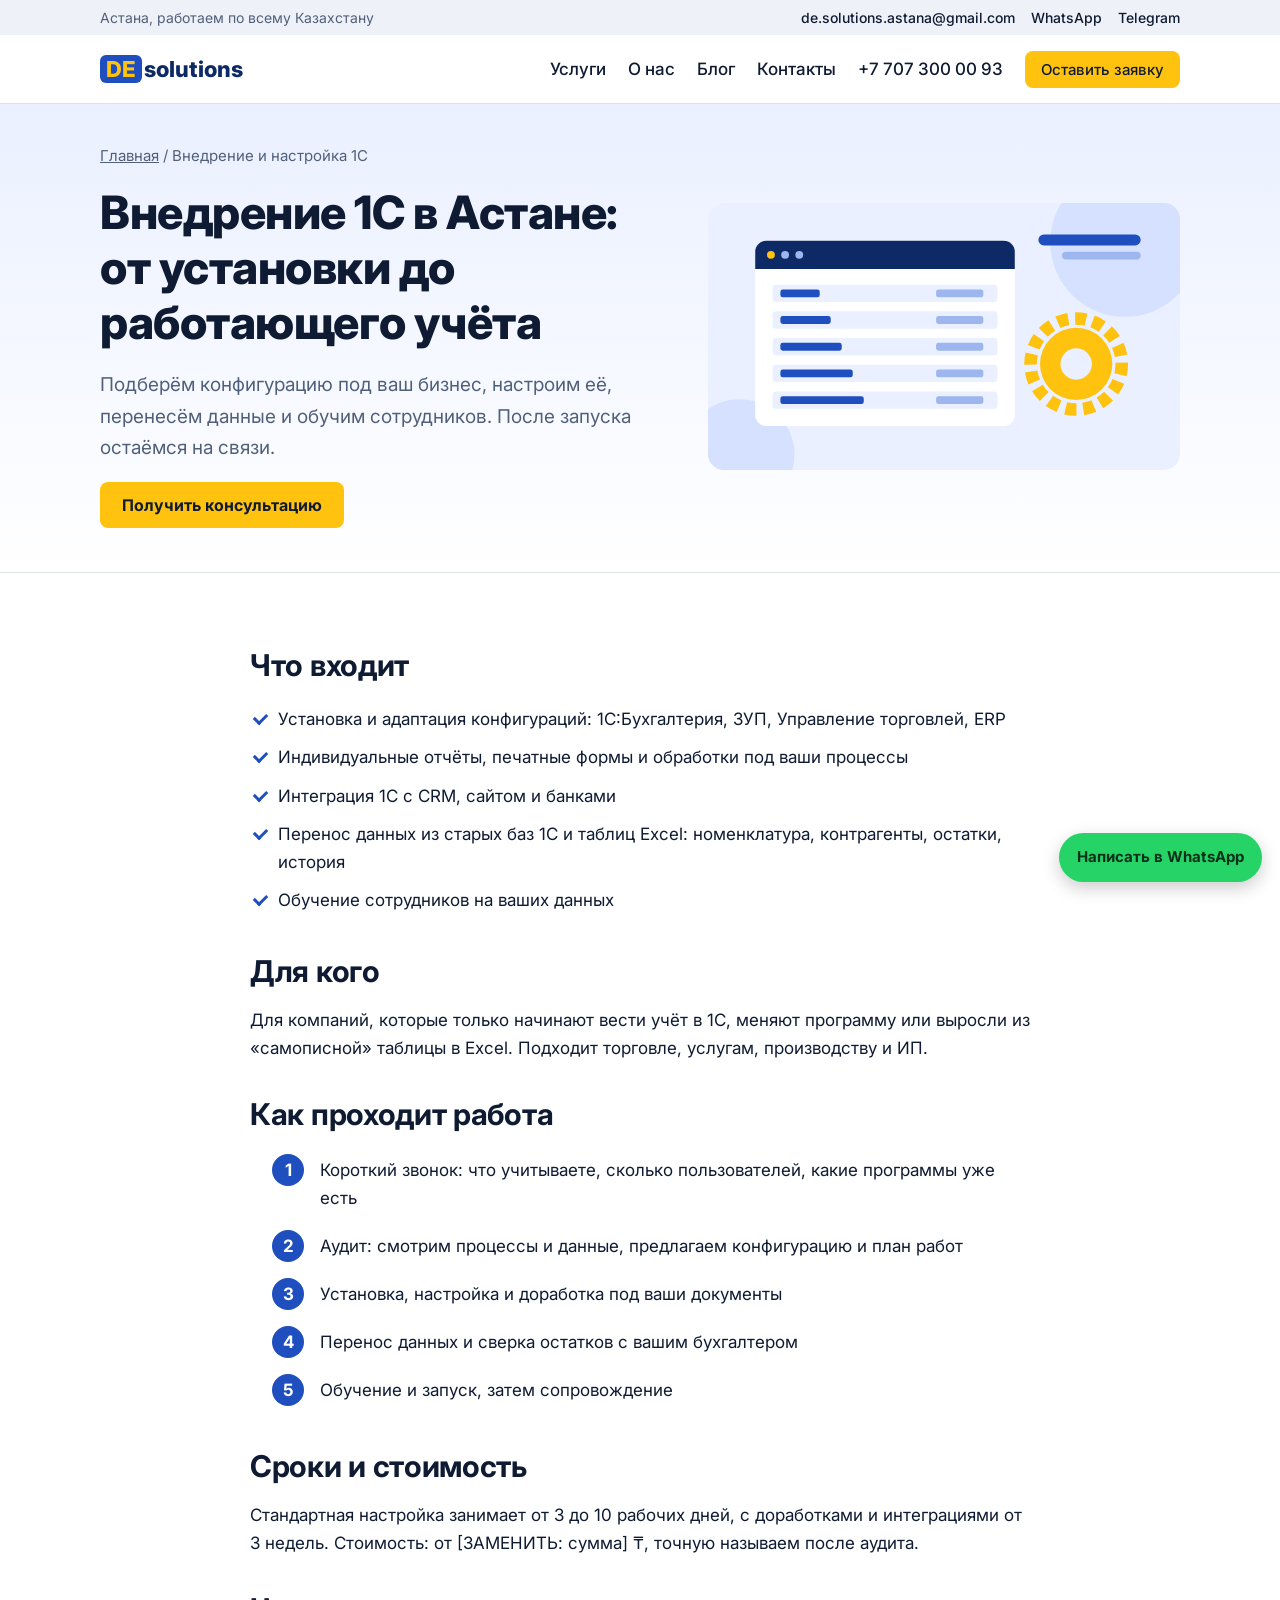
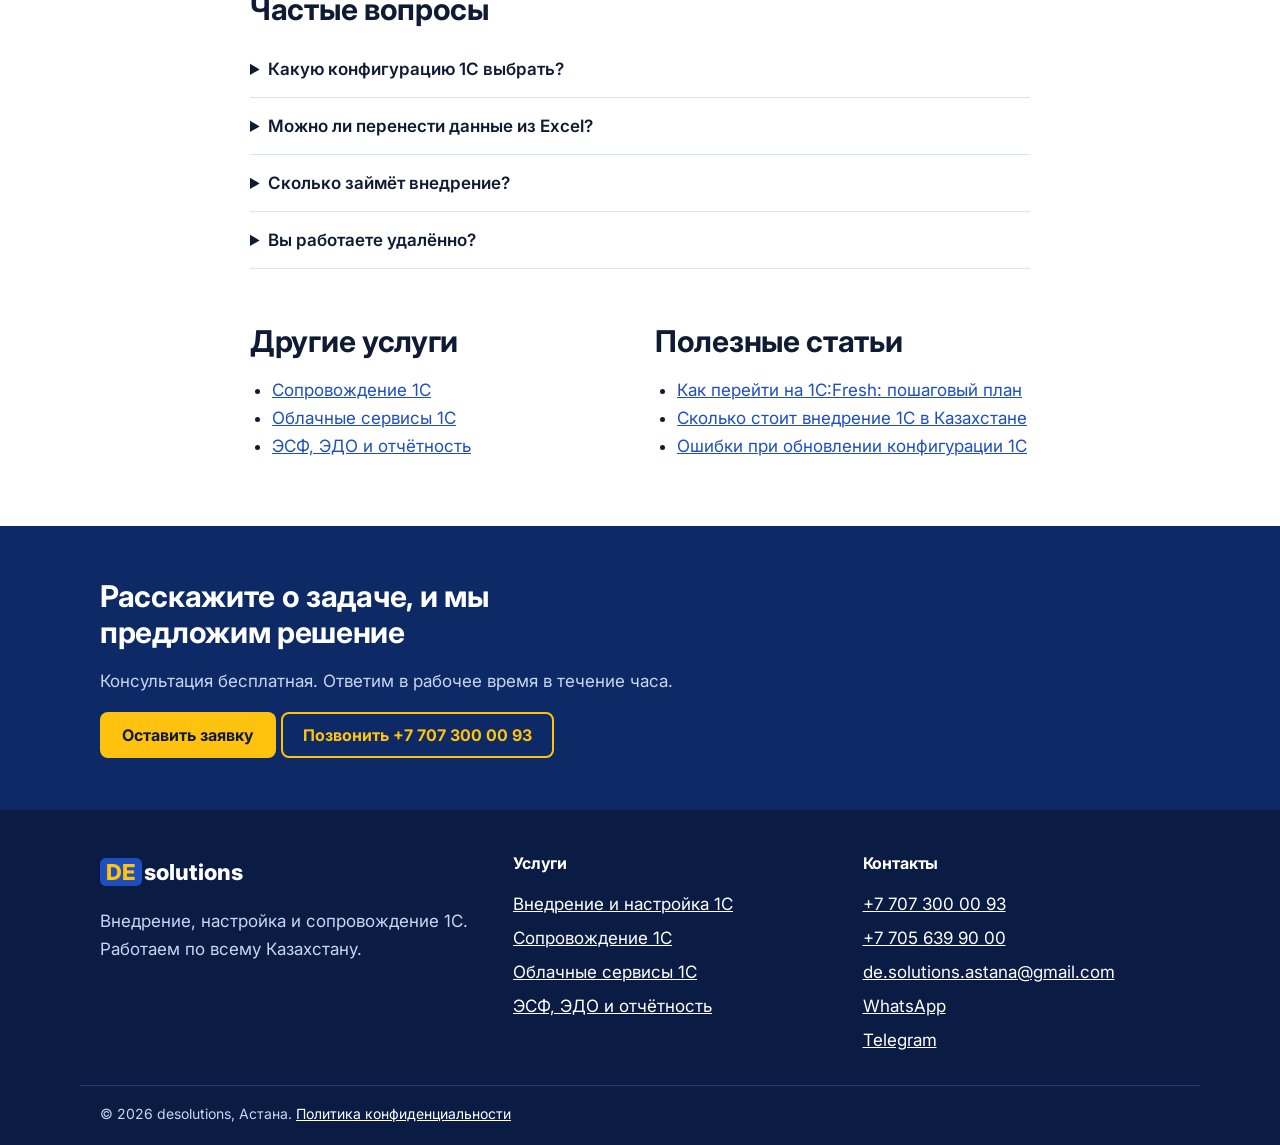
<file: vnedrenie-1c/index.html>
<!DOCTYPE html>
<html lang="ru"><head><meta charset="utf-8"><meta name="viewport" content="width=device-width,initial-scale=1">
<title>Внедрение 1С в Астане: настройка и доработка</title><meta name="description" content="Внедрение 1С в Астане: установка, настройка, доработка, перенос данных из Excel. 12 лет опыта, работаем по всему Казахстану.">
<link rel="canonical" href="https://desolutions.kz/vnedrenie-1c/"><meta name="robots" content="index,follow">
<meta property="og:type" content="website"><meta property="og:title" content="Внедрение 1С в Астане: настройка и доработка"><meta property="og:description" content="Внедрение 1С в Астане: установка, настройка, доработка, перенос данных из Excel. 12 лет опыта, работаем по всему Казахстану."><meta property="og:url" content="https://desolutions.kz/vnedrenie-1c/"><meta property="og:locale" content="ru_KZ"><meta property="og:site_name" content="desolutions">
<meta name="twitter:card" content="summary"><meta name="twitter:title" content="Внедрение 1С в Астане: настройка и доработка"><meta name="twitter:description" content="Внедрение 1С в Астане: установка, настройка, доработка, перенос данных из Excel. 12 лет опыта, работаем по всему Казахстану.">
<link rel="icon" href="data:image/svg+xml,%3Csvg xmlns='http://www.w3.org/2000/svg' viewBox='0 0 32 32'%3E%3Crect width='32' height='32' rx='7' fill='%231F4FBF'/%3E%3Cpath d='M9 22V10h4.5c3 0 4.500 1.500 4.500 3.800S16.500 17.600 13.500 17.600H12V22z' fill='%23FFC20E'/%3E%3C/svg%3E">
<link rel="preconnect" href="https://fonts.googleapis.com"><link rel="preconnect" href="https://fonts.gstatic.com" crossorigin>
<link rel="stylesheet" href="https://fonts.googleapis.com/css2?family=Inter:wght@400;500;700;800&display=swap">
<link rel="stylesheet" href="../css/style.css"><script type="application/ld+json">{"@context": "https://schema.org", "@type": "Service", "name": "Внедрение и настройка 1С", "provider": {"@type": "ProfessionalService", "name": "desolutions", "url": "https://desolutions.kz/"}, "areaServed": "KZ", "description": "Внедрение 1С в Астане: установка, настройка, доработка, перенос данных из Excel. 12 лет опыта, работаем по всему Казахстану.", "url": "https://desolutions.kz/vnedrenie-1c/"}</script><script type="application/ld+json">{"@context": "https://schema.org", "@type": "FAQPage", "mainEntity": [{"@type": "Question", "name": "Какую конфигурацию 1С выбрать?", "acceptedAnswer": {"@type": "Answer", "text": "Зависит от вида деятельности и числа пользователей. Для небольшой торговли обычно хватает Бухгалтерии и Управления торговлей, для кадров добавляется ЗУП. Подскажем на консультации."}}, {"@type": "Question", "name": "Можно ли перенести данные из Excel?", "acceptedAnswer": {"@type": "Answer", "text": "Да. Переносим справочники, остатки и историю документов, перед загрузкой чистим дубли и ошибки."}}, {"@type": "Question", "name": "Сколько займёт внедрение?", "acceptedAnswer": {"@type": "Answer", "text": "От нескольких дней для типовой настройки до нескольких недель, если нужны доработки и интеграции."}}, {"@type": "Question", "name": "Вы работаете удалённо?", "acceptedAnswer": {"@type": "Answer", "text": "Да, подключаемся к вашей базе удалённо по всему Казахстану. При необходимости приезжаем в Астане."}}]}</script><script type="application/ld+json">{"@context": "https://schema.org", "@type": "BreadcrumbList", "itemListElement": [{"@type": "ListItem", "position": 1, "name": "Главная", "item": "https://desolutions.kz/"}, {"@type": "ListItem", "position": 2, "name": "Внедрение и настройка 1С", "item": "https://desolutions.kz/vnedrenie-1c/"}]}</script></head><body>
<a class="skip" href="#main">К содержанию</a>
<div class="top"><div class="wrap top-in"><span>Астана, работаем по всему Казахстану</span><span><a href="mailto:de.solutions.astana@gmail.com">de.solutions.astana@gmail.com</a><a href="https://wa.me/77073000093">WhatsApp</a><a href="https://t.me/ЗАМЕНИТЬ_username">Telegram</a></span></div></div>
<header class="hd"><div class="wrap hd-in"><a class="logo" href="/"><span>DE</span>solutions</a>
<button class="burger" aria-label="Меню" aria-expanded="false">Меню</button>
<nav class="nav" aria-label="Основное"><ul><li class="dd"><a href="/#uslugi">Услуги</a><ul><li><a href="/vnedrenie-1c/">Внедрение и настройка 1С</a></li><li><a href="/soprovozhdenie-1c/">Сопровождение 1С</a></li><li><a href="/oblako-1c-fresh/">Облачные сервисы 1С</a></li><li><a href="/edo-i-otchetnost/">ЭСФ, ЭДО и отчётность</a></li></ul></li><li><a href="/o-nas/">О нас</a></li><li><a href="/blog/">Блог</a></li><li><a href="/kontakty/">Контакты</a></li></ul>
<a class="tel" href="tel:+77073000093">+7 707 300 00 93</a><a class="btn sm" href="/kontakty/#zayavka">Оставить заявку</a></nav></div></header>
<main id="main"><section class="ph"><div class="wrap ph-in"><div><nav class="bc" aria-label="Хлебные крошки"><a href="/">Главная</a> / <span>Внедрение и настройка 1С</span></nav><h1>Внедрение 1С в Астане: от установки до работающего учёта</h1><p class="lead">Подберём конфигурацию под ваш бизнес, настроим её, перенесём данные и обучим сотрудников. После запуска остаёмся на связи.</p><a class="btn" href="/kontakty/#zayavka">Получить консультацию</a></div><img src="../img/vnedrenie-1c.svg" alt="Внедрение и настройка 1С" width="600" height="340"></div></section>
<div class="wrap prose"><h2>Что входит</h2><ul class="ck"><li>Установка и адаптация конфигураций: 1С:Бухгалтерия, ЗУП, Управление торговлей, ERP</li><li>Индивидуальные отчёты, печатные формы и обработки под ваши процессы</li><li>Интеграция 1С с CRM, сайтом и банками</li><li>Перенос данных из старых баз 1С и таблиц Excel: номенклатура, контрагенты, остатки, история</li><li>Обучение сотрудников на ваших данных</li></ul>
<h2>Для кого</h2><p>Для компаний, которые только начинают вести учёт в 1С, меняют программу или выросли из «самописной» таблицы в Excel. Подходит торговле, услугам, производству и ИП.</p>
<h2>Как проходит работа</h2><ol class="st"><li>Короткий звонок: что учитываете, сколько пользователей, какие программы уже есть</li><li>Аудит: смотрим процессы и данные, предлагаем конфигурацию и план работ</li><li>Установка, настройка и доработка под ваши документы</li><li>Перенос данных и сверка остатков с вашим бухгалтером</li><li>Обучение и запуск, затем сопровождение</li></ol>
<h2>Сроки и стоимость</h2><p>Стандартная настройка занимает от 3 до 10 рабочих дней, с доработками и интеграциями от 3 недель. Стоимость: от [ЗАМЕНИТЬ: сумма] ₸, точную называем после аудита.</p>
<h2>Частые вопросы</h2><div class="faq"><details><summary>Какую конфигурацию 1С выбрать?</summary><p>Зависит от вида деятельности и числа пользователей. Для небольшой торговли обычно хватает Бухгалтерии и Управления торговлей, для кадров добавляется ЗУП. Подскажем на консультации.</p></details><details><summary>Можно ли перенести данные из Excel?</summary><p>Да. Переносим справочники, остатки и историю документов, перед загрузкой чистим дубли и ошибки.</p></details><details><summary>Сколько займёт внедрение?</summary><p>От нескольких дней для типовой настройки до нескольких недель, если нужны доработки и интеграции.</p></details><details><summary>Вы работаете удалённо?</summary><p>Да, подключаемся к вашей базе удалённо по всему Казахстану. При необходимости приезжаем в Астане.</p></details></div>
<div class="rel"><div><h2>Другие услуги</h2><ul><li><a href="/soprovozhdenie-1c/">Сопровождение 1С</a></li><li><a href="/oblako-1c-fresh/">Облачные сервисы 1С</a></li><li><a href="/edo-i-otchetnost/">ЭСФ, ЭДО и отчётность</a></li></ul></div><div><h2>Полезные статьи</h2><ul><li><a href="/blog/kak-perejti-na-1c-fresh/">Как перейти на 1С:Fresh: пошаговый план</a></li><li><a href="/blog/skolko-stoit-vnedrenie-1c-v-kazahstane/">Сколько стоит внедрение 1С в Казахстане</a></li><li><a href="/blog/oshibki-pri-obnovlenii-konfiguracii-1c/">Ошибки при обновлении конфигурации 1С</a></li></ul></div></div></div><section class="cta"><div class="wrap"><h2>Расскажите о задаче, и мы предложим решение</h2><p>Консультация бесплатная. Ответим в рабочее время в течение часа.</p><a class="btn" href="/kontakty/#zayavka">Оставить заявку</a> <a class="btn ghost" href="tel:+77073000093">Позвонить +7 707 300 00 93</a></div></section></main>
<footer class="ft"><div class="wrap ft-in"><div><a class="logo" href="/"><span>DE</span>solutions</a><p>Внедрение, настройка и сопровождение 1С. Работаем по всему Казахстану.</p></div>
<div><h2>Услуги</h2><ul><li><a href="/vnedrenie-1c/">Внедрение и настройка 1С</a></li><li><a href="/soprovozhdenie-1c/">Сопровождение 1С</a></li><li><a href="/oblako-1c-fresh/">Облачные сервисы 1С</a></li><li><a href="/edo-i-otchetnost/">ЭСФ, ЭДО и отчётность</a></li></ul></div>
<div><h2>Контакты</h2><ul><li><a href="tel:+77073000093">+7 707 300 00 93</a></li><li><a href="tel:+77056399000">+7 705 639 90 00</a></li><li><a href="mailto:de.solutions.astana@gmail.com">de.solutions.astana@gmail.com</a></li><li><a href="https://wa.me/77073000093">WhatsApp</a></li><li><a href="https://t.me/ЗАМЕНИТЬ_username">Telegram</a></li></ul></div></div>
<div class="wrap ft-b">© 2026 desolutions, Астана. <a href="/politika-konfidencialnosti/">Политика конфиденциальности</a></div></footer>
<a class="fab" href="https://wa.me/77073000093" aria-label="Написать в WhatsApp">Написать в WhatsApp</a>
<script src="../js/main.js" defer></script></body></html>
</file>
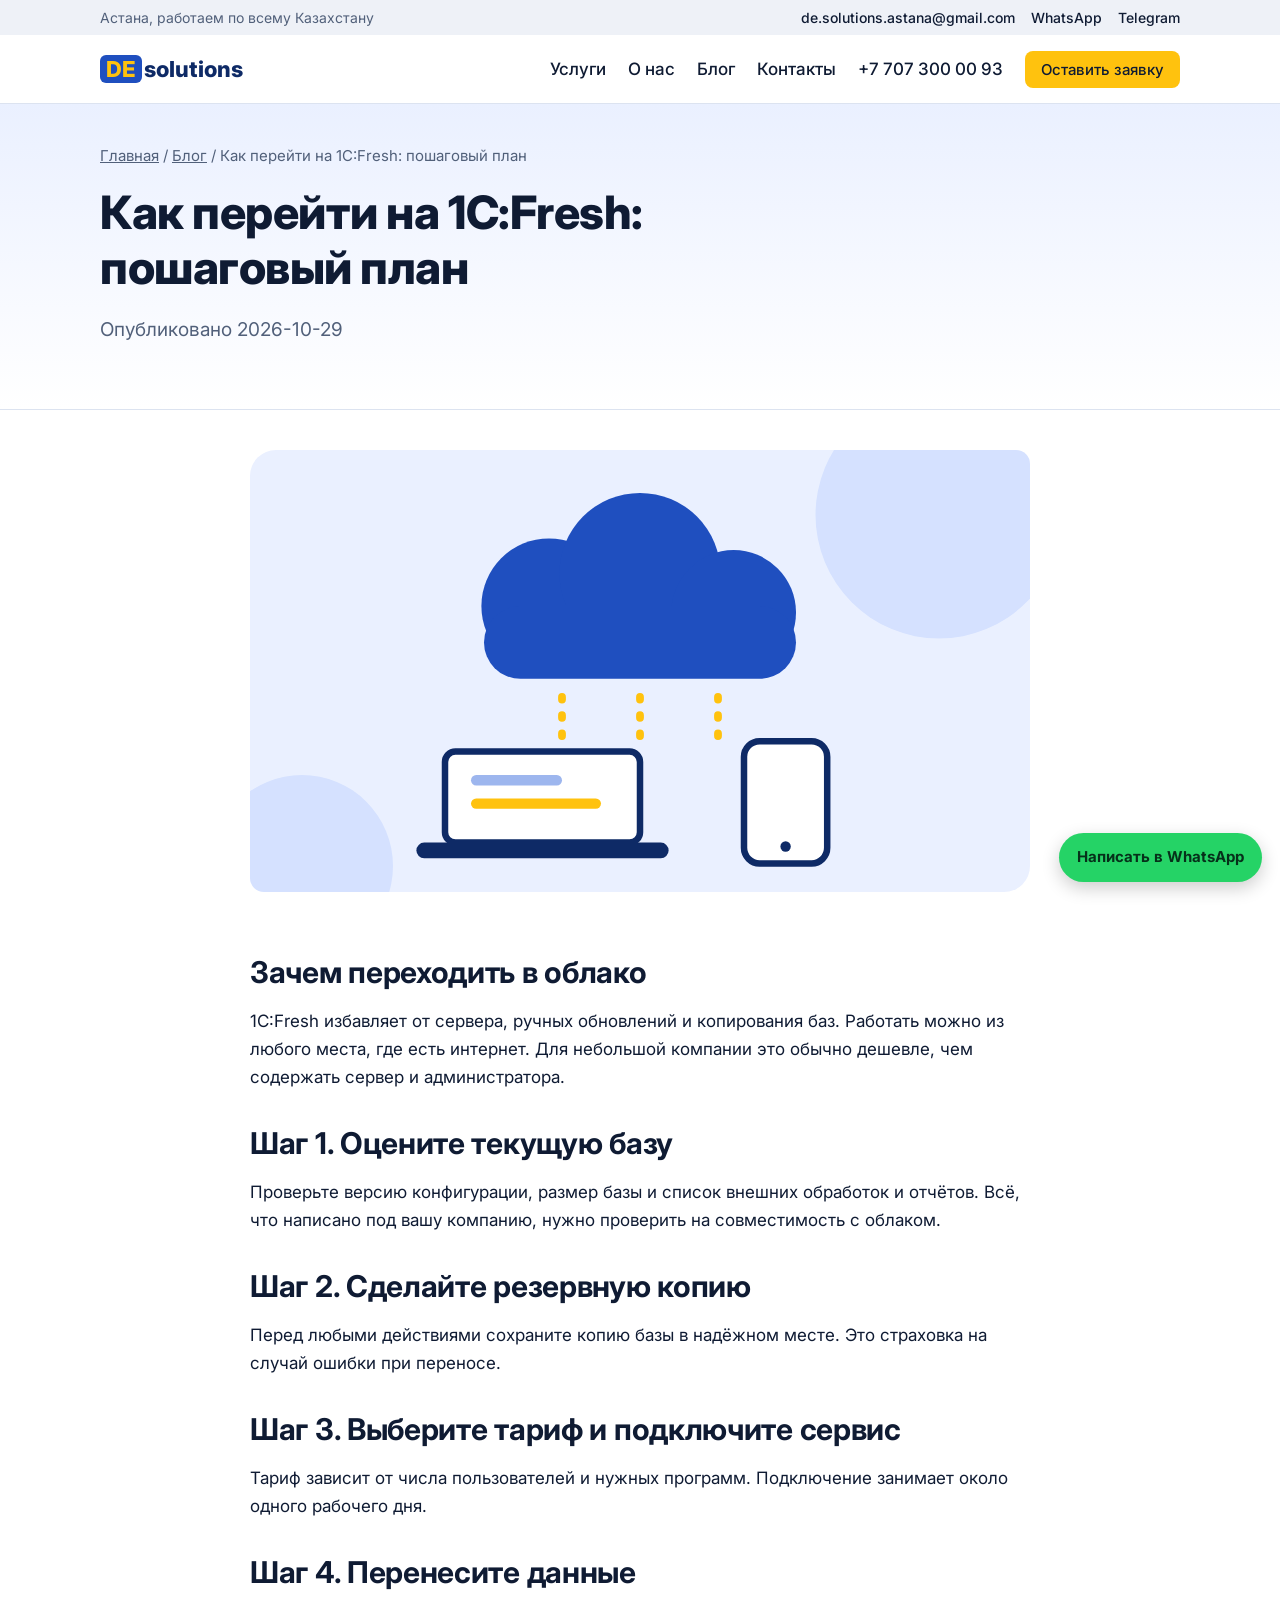
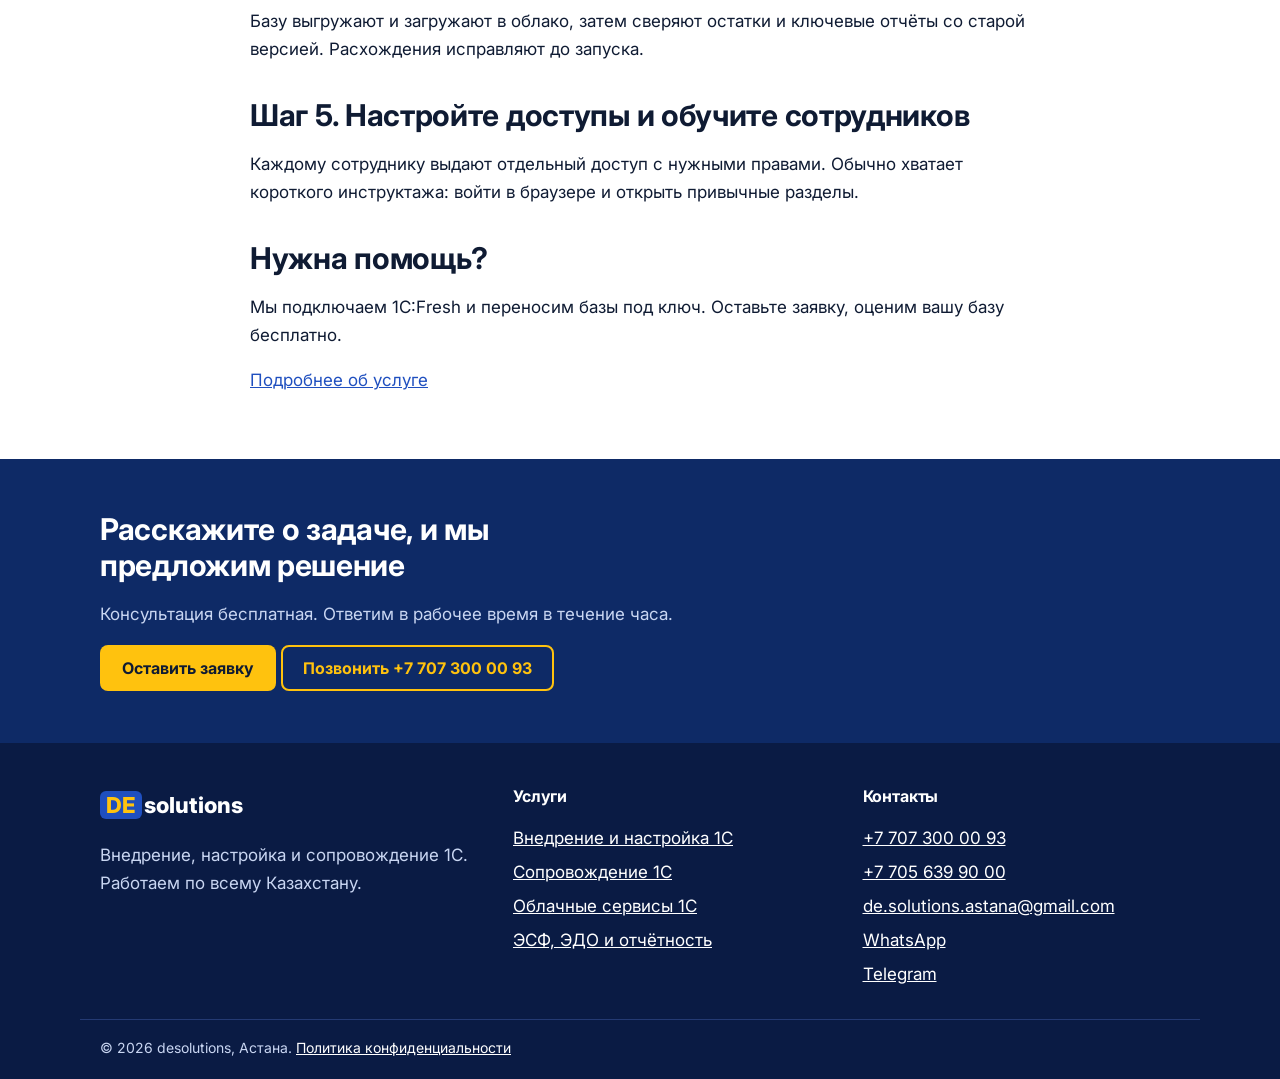
<file: blog/kak-perejti-na-1c-fresh/index.html>
<!DOCTYPE html>
<html lang="ru"><head><meta charset="utf-8"><meta name="viewport" content="width=device-width,initial-scale=1">
<title>Как перейти на 1С Fresh: план перехода за 5 шагов | desolutions</title><meta name="description" content="Как перенести 1С в облако 1С:Fresh: что подготовить, как проходит перенос базы и на что обратить внимание.">
<link rel="canonical" href="https://desolutions.kz/blog/kak-perejti-na-1c-fresh/"><meta name="robots" content="index,follow">
<meta property="og:type" content="article"><meta property="og:title" content="Как перейти на 1С Fresh: план перехода за 5 шагов | desolutions"><meta property="og:description" content="Как перенести 1С в облако 1С:Fresh: что подготовить, как проходит перенос базы и на что обратить внимание."><meta property="og:url" content="https://desolutions.kz/blog/kak-perejti-na-1c-fresh/"><meta property="og:locale" content="ru_KZ"><meta property="og:site_name" content="desolutions">
<meta name="twitter:card" content="summary"><meta name="twitter:title" content="Как перейти на 1С Fresh: план перехода за 5 шагов | desolutions"><meta name="twitter:description" content="Как перенести 1С в облако 1С:Fresh: что подготовить, как проходит перенос базы и на что обратить внимание.">
<link rel="icon" href="data:image/svg+xml,%3Csvg xmlns='http://www.w3.org/2000/svg' viewBox='0 0 32 32'%3E%3Crect width='32' height='32' rx='7' fill='%231F4FBF'/%3E%3Cpath d='M9 22V10h4.5c3 0 4.500 1.500 4.500 3.800S16.500 17.600 13.500 17.600H12V22z' fill='%23FFC20E'/%3E%3C/svg%3E">
<link rel="preconnect" href="https://fonts.googleapis.com"><link rel="preconnect" href="https://fonts.gstatic.com" crossorigin>
<link rel="stylesheet" href="https://fonts.googleapis.com/css2?family=Inter:wght@400;500;700;800&display=swap">
<link rel="stylesheet" href="../../css/style.css"><script type="application/ld+json">{"@context": "https://schema.org", "@type": "Article", "headline": "Как перейти на 1С:Fresh: пошаговый план", "datePublished": "2026-10-29", "dateModified": "2026-10-29", "author": {"@type": "Organization", "name": "desolutions"}, "publisher": {"@type": "Organization", "name": "desolutions"}, "mainEntityOfPage": "https://desolutions.kz/blog/kak-perejti-na-1c-fresh/"}</script><script type="application/ld+json">{"@context": "https://schema.org", "@type": "BreadcrumbList", "itemListElement": [{"@type": "ListItem", "position": 1, "name": "Главная", "item": "https://desolutions.kz/"}, {"@type": "ListItem", "position": 2, "name": "Блог", "item": "https://desolutions.kz/blog/"}, {"@type": "ListItem", "position": 3, "name": "Как перейти на 1С:Fresh: пошаговый план", "item": "https://desolutions.kz/blog/kak-perejti-na-1c-fresh/"}]}</script></head><body>
<a class="skip" href="#main">К содержанию</a>
<div class="top"><div class="wrap top-in"><span>Астана, работаем по всему Казахстану</span><span><a href="mailto:de.solutions.astana@gmail.com">de.solutions.astana@gmail.com</a><a href="https://wa.me/77073000093">WhatsApp</a><a href="https://t.me/ЗАМЕНИТЬ_username">Telegram</a></span></div></div>
<header class="hd"><div class="wrap hd-in"><a class="logo" href="/"><span>DE</span>solutions</a>
<button class="burger" aria-label="Меню" aria-expanded="false">Меню</button>
<nav class="nav" aria-label="Основное"><ul><li class="dd"><a href="/#uslugi">Услуги</a><ul><li><a href="/vnedrenie-1c/">Внедрение и настройка 1С</a></li><li><a href="/soprovozhdenie-1c/">Сопровождение 1С</a></li><li><a href="/oblako-1c-fresh/">Облачные сервисы 1С</a></li><li><a href="/edo-i-otchetnost/">ЭСФ, ЭДО и отчётность</a></li></ul></li><li><a href="/o-nas/">О нас</a></li><li><a href="/blog/">Блог</a></li><li><a href="/kontakty/">Контакты</a></li></ul>
<a class="tel" href="tel:+77073000093">+7 707 300 00 93</a><a class="btn sm" href="/kontakty/#zayavka">Оставить заявку</a></nav></div></header>
<main id="main"><section class="ph"><div class="wrap"><nav class="bc" aria-label="Хлебные крошки"><a href="/">Главная</a> / <a href="/blog/">Блог</a> / <span>Как перейти на 1С:Fresh: пошаговый план</span></nav><h1>Как перейти на 1С:Fresh: пошаговый план</h1><p class="lead">Опубликовано 2026-10-29</p></div></section><article class="wrap prose"><img class="cover" src="../../img/oblako-1c-fresh.svg" alt="Как перейти на 1С:Fresh: пошаговый план" width="600" height="340"><h2>Зачем переходить в облако</h2><p>1С:Fresh избавляет от сервера, ручных обновлений и копирования баз. Работать можно из любого места, где есть интернет. Для небольшой компании это обычно дешевле, чем содержать сервер и администратора.</p><h2>Шаг 1. Оцените текущую базу</h2><p>Проверьте версию конфигурации, размер базы и список внешних обработок и отчётов. Всё, что написано под вашу компанию, нужно проверить на совместимость с облаком.</p><h2>Шаг 2. Сделайте резервную копию</h2><p>Перед любыми действиями сохраните копию базы в надёжном месте. Это страховка на случай ошибки при переносе.</p><h2>Шаг 3. Выберите тариф и подключите сервис</h2><p>Тариф зависит от числа пользователей и нужных программ. Подключение занимает около одного рабочего дня.</p><h2>Шаг 4. Перенесите данные</h2><p>Базу выгружают и загружают в облако, затем сверяют остатки и ключевые отчёты со старой версией. Расхождения исправляют до запуска.</p><h2>Шаг 5. Настройте доступы и обучите сотрудников</h2><p>Каждому сотруднику выдают отдельный доступ с нужными правами. Обычно хватает короткого инструктажа: войти в браузере и открыть привычные разделы.</p><h2>Нужна помощь?</h2><p>Мы подключаем 1С:Fresh и переносим базы под ключ. Оставьте заявку, оценим вашу базу бесплатно.</p><p><a href="/oblako-1c-fresh/">Подробнее об услуге</a></p></article><section class="cta"><div class="wrap"><h2>Расскажите о задаче, и мы предложим решение</h2><p>Консультация бесплатная. Ответим в рабочее время в течение часа.</p><a class="btn" href="/kontakty/#zayavka">Оставить заявку</a> <a class="btn ghost" href="tel:+77073000093">Позвонить +7 707 300 00 93</a></div></section></main>
<footer class="ft"><div class="wrap ft-in"><div><a class="logo" href="/"><span>DE</span>solutions</a><p>Внедрение, настройка и сопровождение 1С. Работаем по всему Казахстану.</p></div>
<div><h2>Услуги</h2><ul><li><a href="/vnedrenie-1c/">Внедрение и настройка 1С</a></li><li><a href="/soprovozhdenie-1c/">Сопровождение 1С</a></li><li><a href="/oblako-1c-fresh/">Облачные сервисы 1С</a></li><li><a href="/edo-i-otchetnost/">ЭСФ, ЭДО и отчётность</a></li></ul></div>
<div><h2>Контакты</h2><ul><li><a href="tel:+77073000093">+7 707 300 00 93</a></li><li><a href="tel:+77056399000">+7 705 639 90 00</a></li><li><a href="mailto:de.solutions.astana@gmail.com">de.solutions.astana@gmail.com</a></li><li><a href="https://wa.me/77073000093">WhatsApp</a></li><li><a href="https://t.me/ЗАМЕНИТЬ_username">Telegram</a></li></ul></div></div>
<div class="wrap ft-b">© 2026 desolutions, Астана. <a href="/politika-konfidencialnosti/">Политика конфиденциальности</a></div></footer>
<a class="fab" href="https://wa.me/77073000093" aria-label="Написать в WhatsApp">Написать в WhatsApp</a>
<script src="../../js/main.js" defer></script></body></html>
</file>
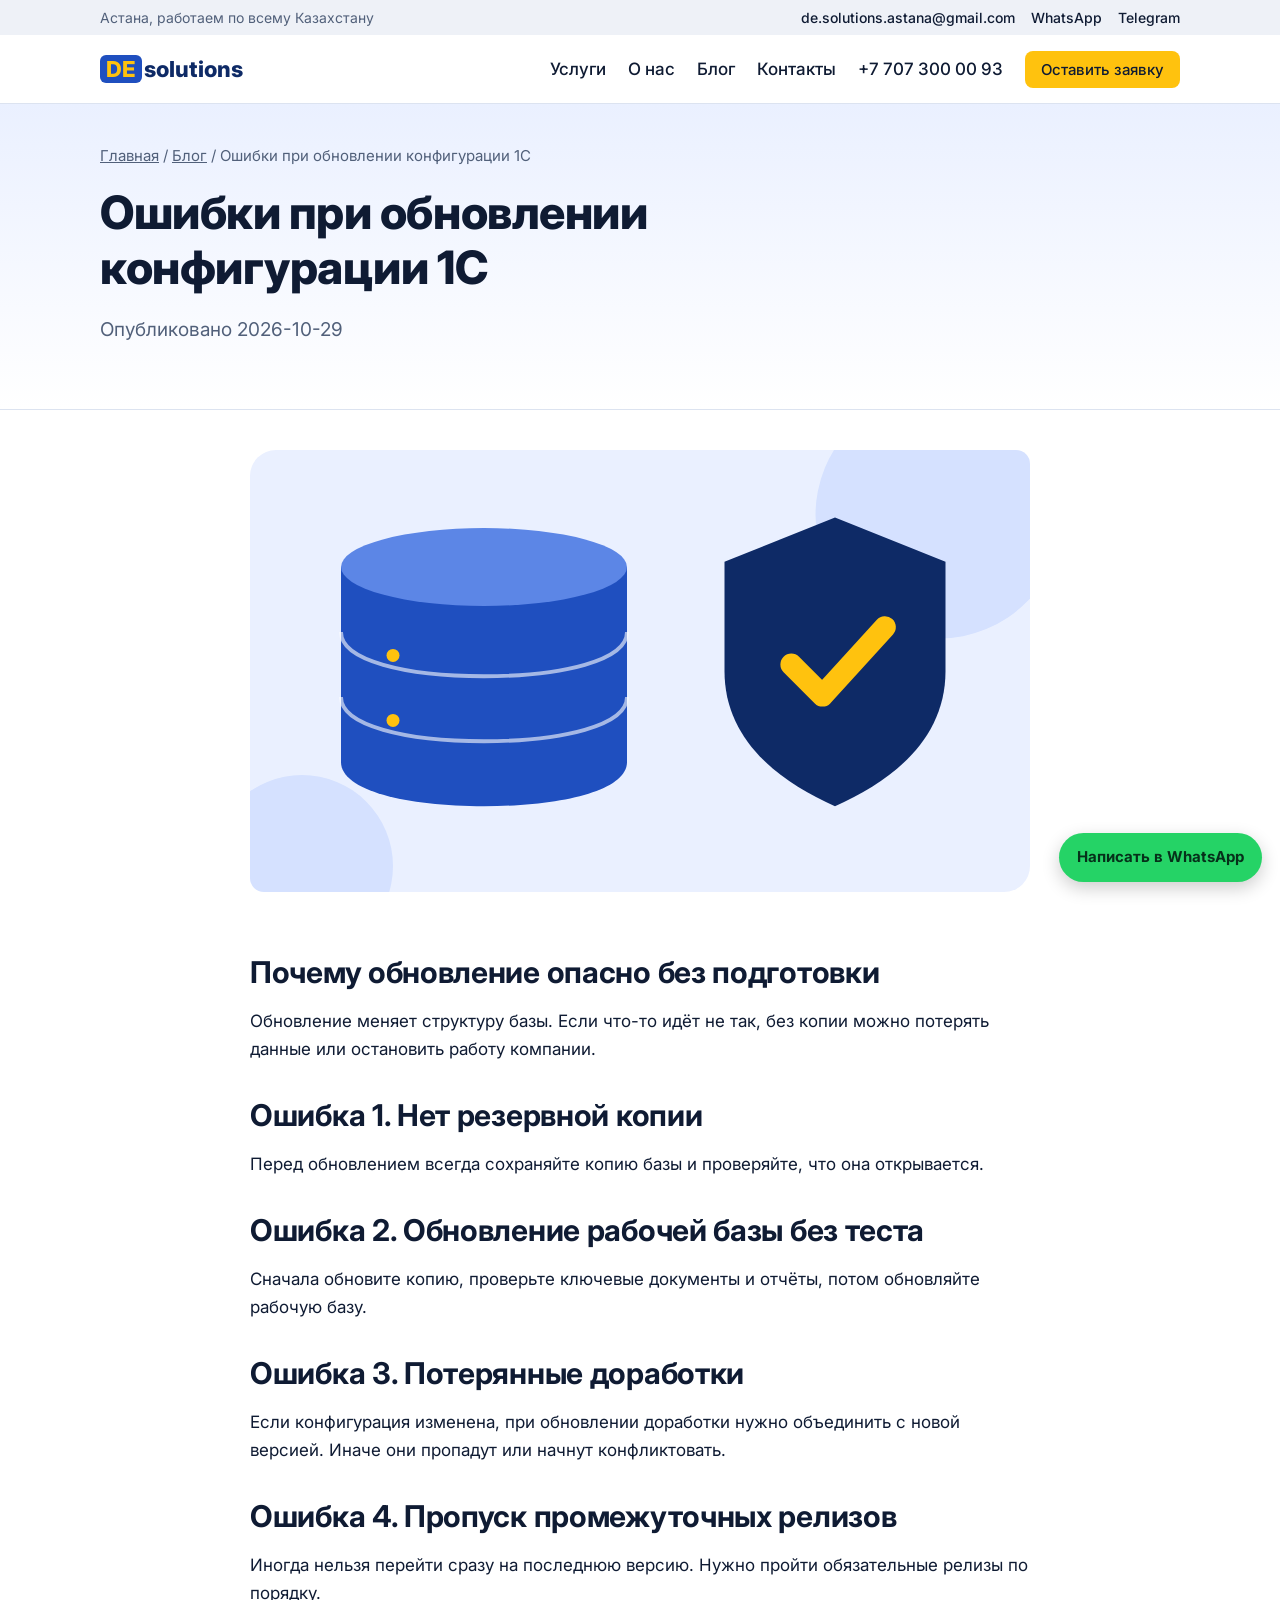
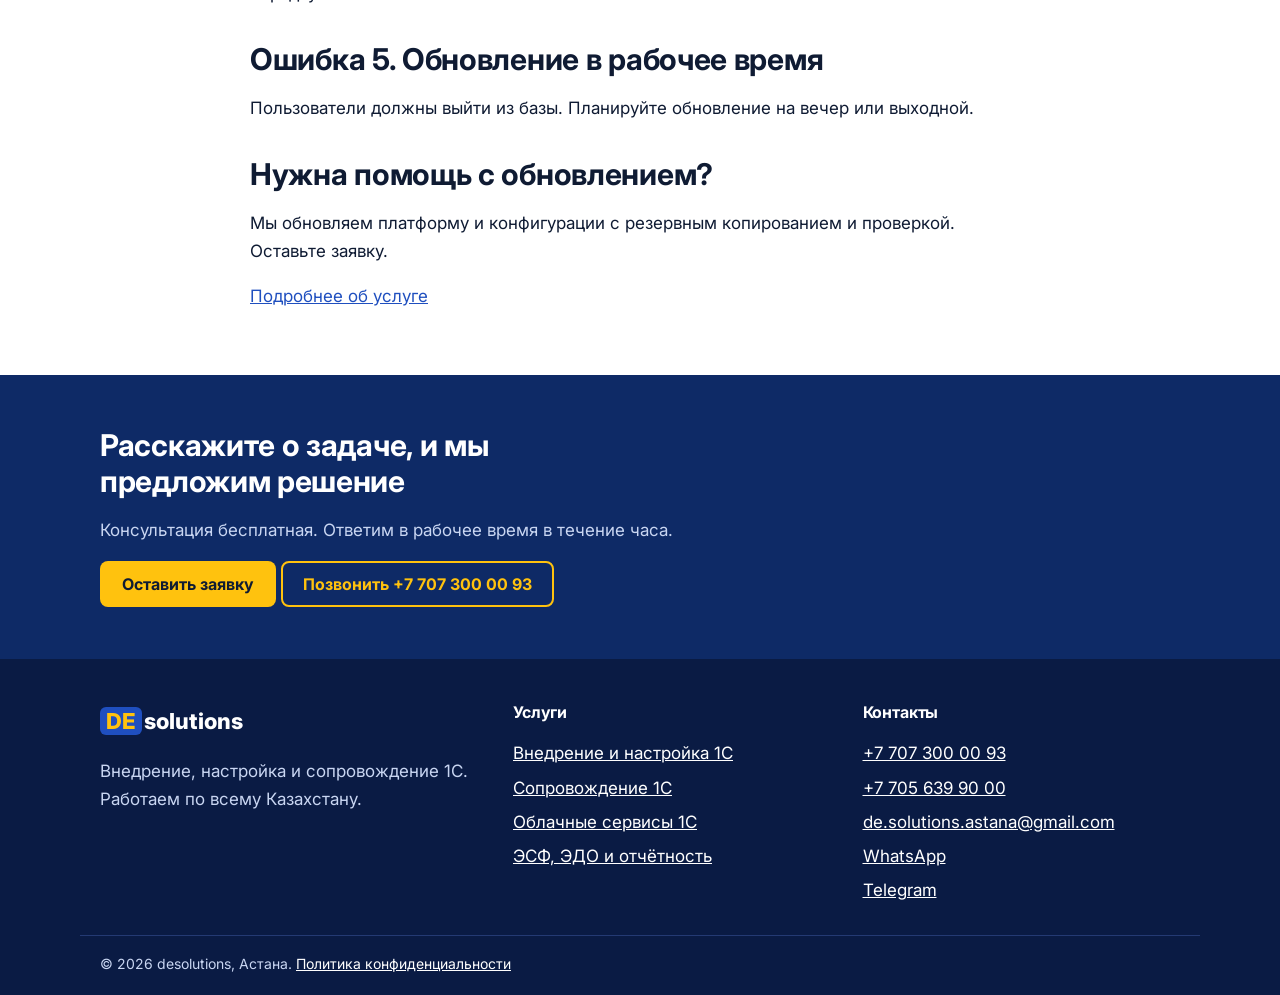
<file: blog/oshibki-pri-obnovlenii-konfiguracii-1c/index.html>
<!DOCTYPE html>
<html lang="ru"><head><meta charset="utf-8"><meta name="viewport" content="width=device-width,initial-scale=1">
<title>Ошибки при обновлении конфигурации 1С и как их избежать | desolutions</title><meta name="description" content="Частые ошибки при обновлении конфигурации 1С: нет резервной копии, обновление на рабочей базе, потерянные доработки. Как этого избежать.">
<link rel="canonical" href="https://desolutions.kz/blog/oshibki-pri-obnovlenii-konfiguracii-1c/"><meta name="robots" content="index,follow">
<meta property="og:type" content="article"><meta property="og:title" content="Ошибки при обновлении конфигурации 1С и как их избежать | desolutions"><meta property="og:description" content="Частые ошибки при обновлении конфигурации 1С: нет резервной копии, обновление на рабочей базе, потерянные доработки. Как этого избежать."><meta property="og:url" content="https://desolutions.kz/blog/oshibki-pri-obnovlenii-konfiguracii-1c/"><meta property="og:locale" content="ru_KZ"><meta property="og:site_name" content="desolutions">
<meta name="twitter:card" content="summary"><meta name="twitter:title" content="Ошибки при обновлении конфигурации 1С и как их избежать | desolutions"><meta name="twitter:description" content="Частые ошибки при обновлении конфигурации 1С: нет резервной копии, обновление на рабочей базе, потерянные доработки. Как этого избежать.">
<link rel="icon" href="data:image/svg+xml,%3Csvg xmlns='http://www.w3.org/2000/svg' viewBox='0 0 32 32'%3E%3Crect width='32' height='32' rx='7' fill='%231F4FBF'/%3E%3Cpath d='M9 22V10h4.5c3 0 4.500 1.500 4.500 3.800S16.500 17.600 13.500 17.600H12V22z' fill='%23FFC20E'/%3E%3C/svg%3E">
<link rel="preconnect" href="https://fonts.googleapis.com"><link rel="preconnect" href="https://fonts.gstatic.com" crossorigin>
<link rel="stylesheet" href="https://fonts.googleapis.com/css2?family=Inter:wght@400;500;700;800&display=swap">
<link rel="stylesheet" href="../../css/style.css"><script type="application/ld+json">{"@context": "https://schema.org", "@type": "Article", "headline": "Ошибки при обновлении конфигурации 1С", "datePublished": "2026-10-29", "dateModified": "2026-10-29", "author": {"@type": "Organization", "name": "desolutions"}, "publisher": {"@type": "Organization", "name": "desolutions"}, "mainEntityOfPage": "https://desolutions.kz/blog/oshibki-pri-obnovlenii-konfiguracii-1c/"}</script><script type="application/ld+json">{"@context": "https://schema.org", "@type": "BreadcrumbList", "itemListElement": [{"@type": "ListItem", "position": 1, "name": "Главная", "item": "https://desolutions.kz/"}, {"@type": "ListItem", "position": 2, "name": "Блог", "item": "https://desolutions.kz/blog/"}, {"@type": "ListItem", "position": 3, "name": "Ошибки при обновлении конфигурации 1С", "item": "https://desolutions.kz/blog/oshibki-pri-obnovlenii-konfiguracii-1c/"}]}</script></head><body>
<a class="skip" href="#main">К содержанию</a>
<div class="top"><div class="wrap top-in"><span>Астана, работаем по всему Казахстану</span><span><a href="mailto:de.solutions.astana@gmail.com">de.solutions.astana@gmail.com</a><a href="https://wa.me/77073000093">WhatsApp</a><a href="https://t.me/ЗАМЕНИТЬ_username">Telegram</a></span></div></div>
<header class="hd"><div class="wrap hd-in"><a class="logo" href="/"><span>DE</span>solutions</a>
<button class="burger" aria-label="Меню" aria-expanded="false">Меню</button>
<nav class="nav" aria-label="Основное"><ul><li class="dd"><a href="/#uslugi">Услуги</a><ul><li><a href="/vnedrenie-1c/">Внедрение и настройка 1С</a></li><li><a href="/soprovozhdenie-1c/">Сопровождение 1С</a></li><li><a href="/oblako-1c-fresh/">Облачные сервисы 1С</a></li><li><a href="/edo-i-otchetnost/">ЭСФ, ЭДО и отчётность</a></li></ul></li><li><a href="/o-nas/">О нас</a></li><li><a href="/blog/">Блог</a></li><li><a href="/kontakty/">Контакты</a></li></ul>
<a class="tel" href="tel:+77073000093">+7 707 300 00 93</a><a class="btn sm" href="/kontakty/#zayavka">Оставить заявку</a></nav></div></header>
<main id="main"><section class="ph"><div class="wrap"><nav class="bc" aria-label="Хлебные крошки"><a href="/">Главная</a> / <a href="/blog/">Блог</a> / <span>Ошибки при обновлении конфигурации 1С</span></nav><h1>Ошибки при обновлении конфигурации 1С</h1><p class="lead">Опубликовано 2026-10-29</p></div></section><article class="wrap prose"><img class="cover" src="../../img/soprovozhdenie-1c.svg" alt="Ошибки при обновлении конфигурации 1С" width="600" height="340"><h2>Почему обновление опасно без подготовки</h2><p>Обновление меняет структуру базы. Если что-то идёт не так, без копии можно потерять данные или остановить работу компании.</p><h2>Ошибка 1. Нет резервной копии</h2><p>Перед обновлением всегда сохраняйте копию базы и проверяйте, что она открывается.</p><h2>Ошибка 2. Обновление рабочей базы без теста</h2><p>Сначала обновите копию, проверьте ключевые документы и отчёты, потом обновляйте рабочую базу.</p><h2>Ошибка 3. Потерянные доработки</h2><p>Если конфигурация изменена, при обновлении доработки нужно объединить с новой версией. Иначе они пропадут или начнут конфликтовать.</p><h2>Ошибка 4. Пропуск промежуточных релизов</h2><p>Иногда нельзя перейти сразу на последнюю версию. Нужно пройти обязательные релизы по порядку.</p><h2>Ошибка 5. Обновление в рабочее время</h2><p>Пользователи должны выйти из базы. Планируйте обновление на вечер или выходной.</p><h2>Нужна помощь с обновлением?</h2><p>Мы обновляем платформу и конфигурации с резервным копированием и проверкой. Оставьте заявку.</p><p><a href="/soprovozhdenie-1c/">Подробнее об услуге</a></p></article><section class="cta"><div class="wrap"><h2>Расскажите о задаче, и мы предложим решение</h2><p>Консультация бесплатная. Ответим в рабочее время в течение часа.</p><a class="btn" href="/kontakty/#zayavka">Оставить заявку</a> <a class="btn ghost" href="tel:+77073000093">Позвонить +7 707 300 00 93</a></div></section></main>
<footer class="ft"><div class="wrap ft-in"><div><a class="logo" href="/"><span>DE</span>solutions</a><p>Внедрение, настройка и сопровождение 1С. Работаем по всему Казахстану.</p></div>
<div><h2>Услуги</h2><ul><li><a href="/vnedrenie-1c/">Внедрение и настройка 1С</a></li><li><a href="/soprovozhdenie-1c/">Сопровождение 1С</a></li><li><a href="/oblako-1c-fresh/">Облачные сервисы 1С</a></li><li><a href="/edo-i-otchetnost/">ЭСФ, ЭДО и отчётность</a></li></ul></div>
<div><h2>Контакты</h2><ul><li><a href="tel:+77073000093">+7 707 300 00 93</a></li><li><a href="tel:+77056399000">+7 705 639 90 00</a></li><li><a href="mailto:de.solutions.astana@gmail.com">de.solutions.astana@gmail.com</a></li><li><a href="https://wa.me/77073000093">WhatsApp</a></li><li><a href="https://t.me/ЗАМЕНИТЬ_username">Telegram</a></li></ul></div></div>
<div class="wrap ft-b">© 2026 desolutions, Астана. <a href="/politika-konfidencialnosti/">Политика конфиденциальности</a></div></footer>
<a class="fab" href="https://wa.me/77073000093" aria-label="Написать в WhatsApp">Написать в WhatsApp</a>
<script src="../../js/main.js" defer></script></body></html>
</file>
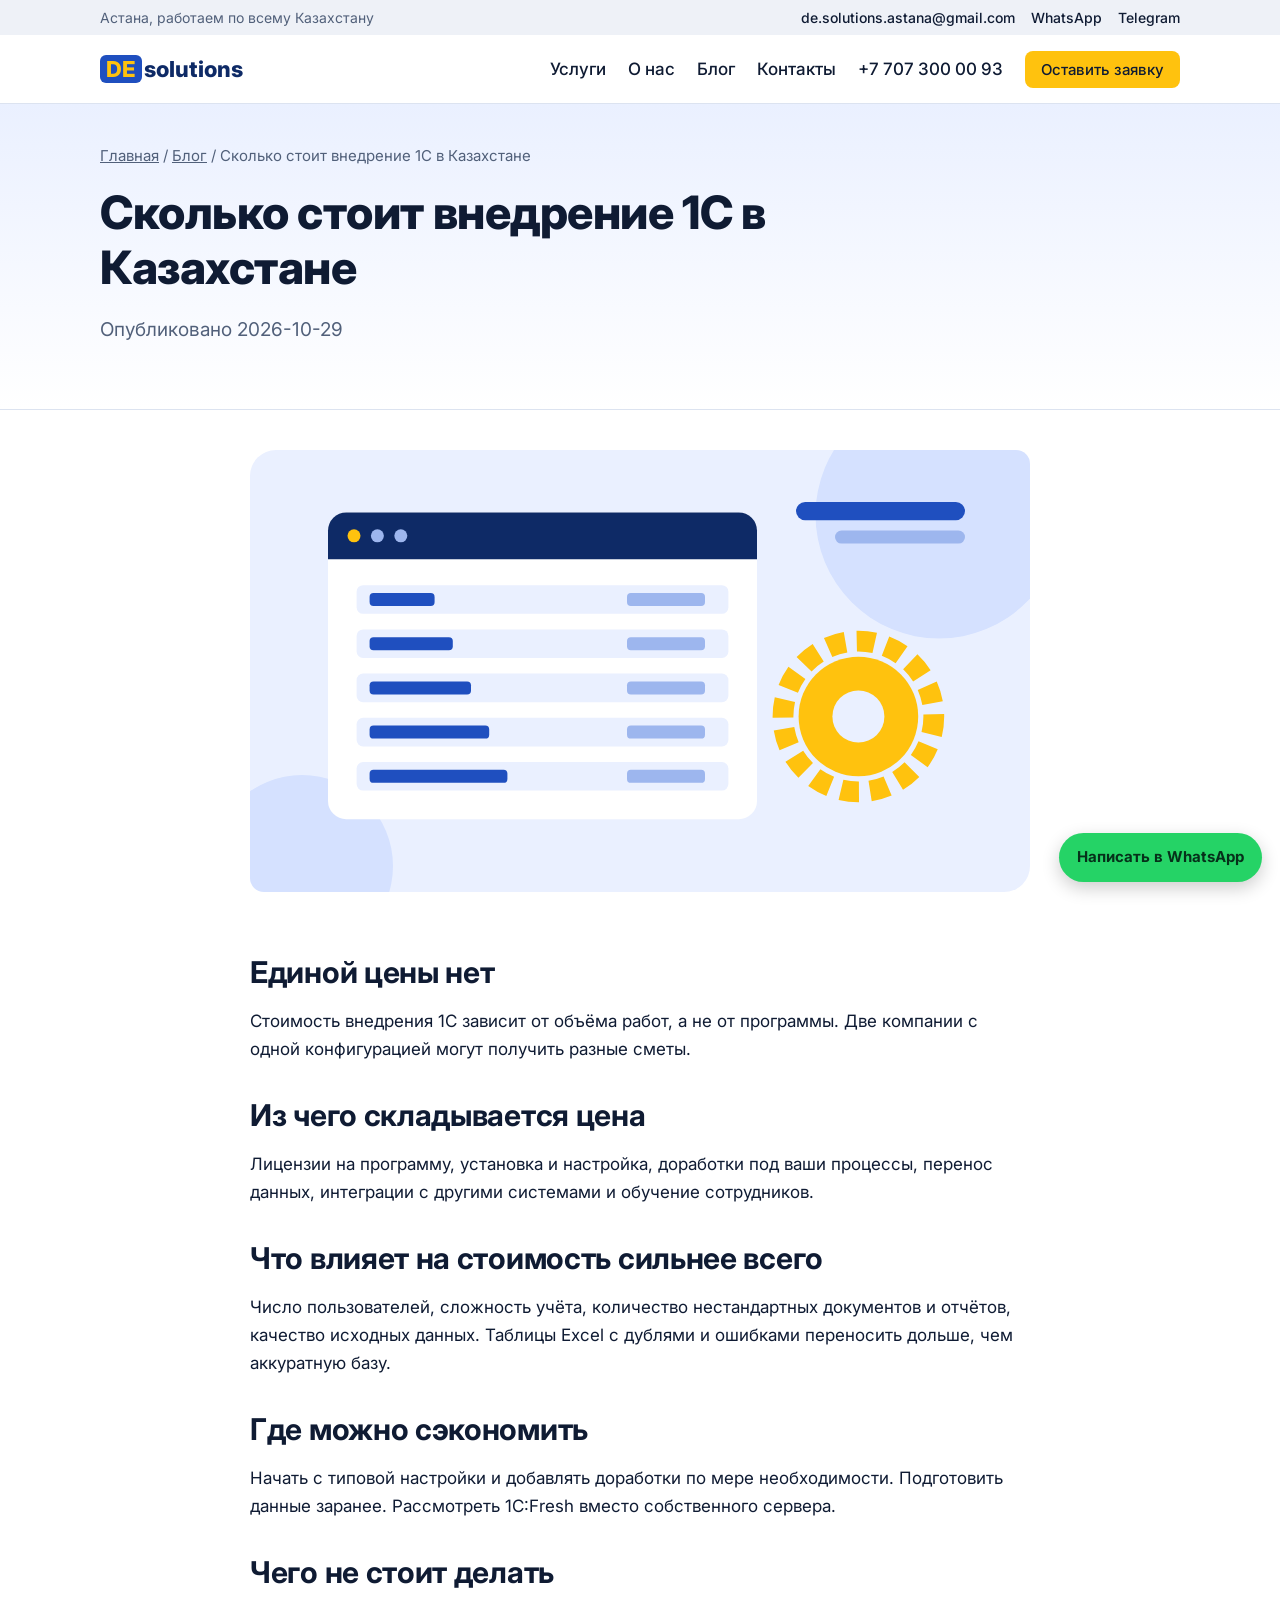
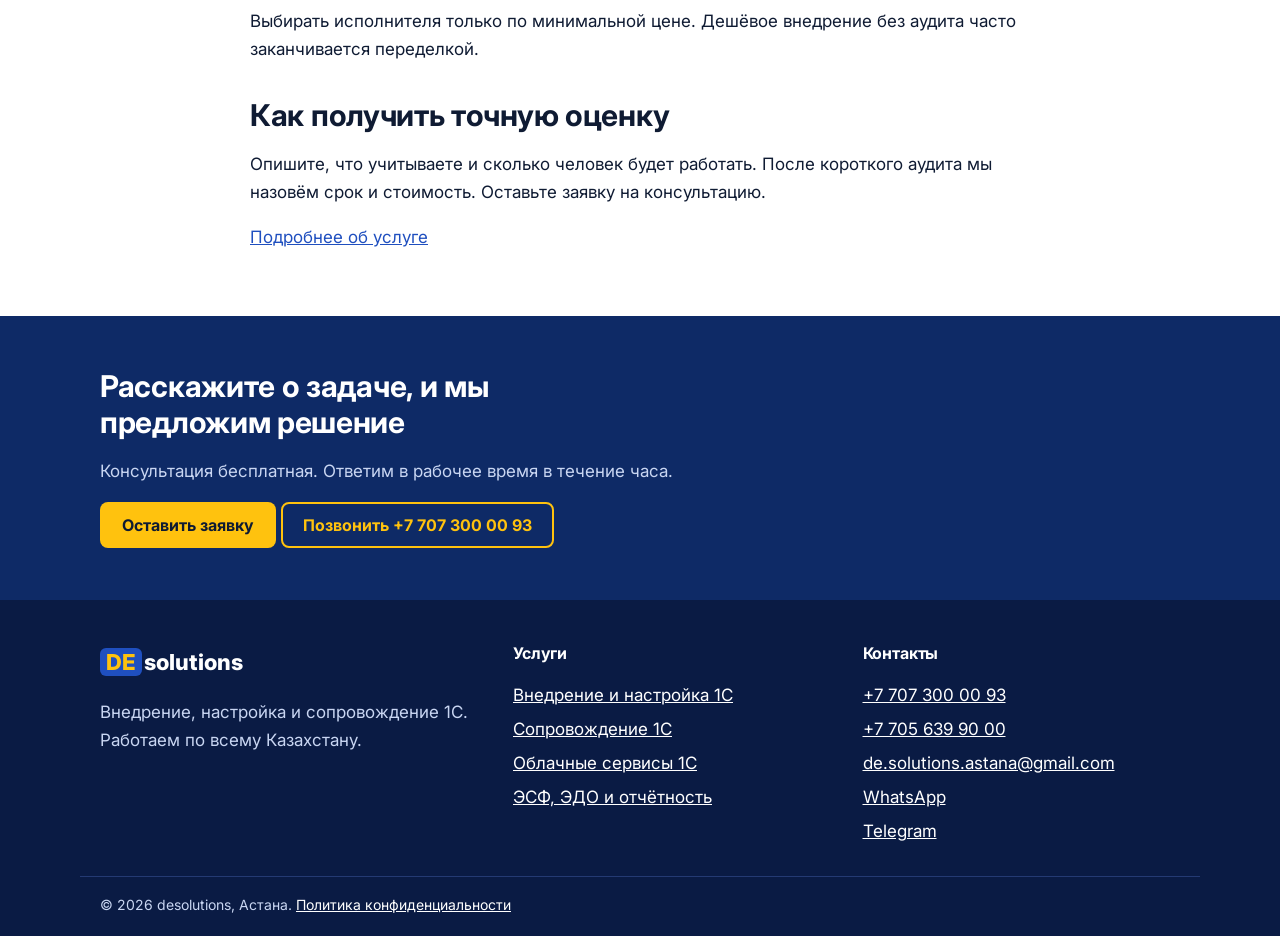
<file: blog/skolko-stoit-vnedrenie-1c-v-kazahstane/index.html>
<!DOCTYPE html>
<html lang="ru"><head><meta charset="utf-8"><meta name="viewport" content="width=device-width,initial-scale=1">
<title>Сколько стоит внедрение 1С в Казахстане | desolutions</title><meta name="description" content="От чего зависит стоимость внедрения 1С в Казахстане: конфигурация, число пользователей, доработки, перенос данных и обучение.">
<link rel="canonical" href="https://desolutions.kz/blog/skolko-stoit-vnedrenie-1c-v-kazahstane/"><meta name="robots" content="index,follow">
<meta property="og:type" content="article"><meta property="og:title" content="Сколько стоит внедрение 1С в Казахстане | desolutions"><meta property="og:description" content="От чего зависит стоимость внедрения 1С в Казахстане: конфигурация, число пользователей, доработки, перенос данных и обучение."><meta property="og:url" content="https://desolutions.kz/blog/skolko-stoit-vnedrenie-1c-v-kazahstane/"><meta property="og:locale" content="ru_KZ"><meta property="og:site_name" content="desolutions">
<meta name="twitter:card" content="summary"><meta name="twitter:title" content="Сколько стоит внедрение 1С в Казахстане | desolutions"><meta name="twitter:description" content="От чего зависит стоимость внедрения 1С в Казахстане: конфигурация, число пользователей, доработки, перенос данных и обучение.">
<link rel="icon" href="data:image/svg+xml,%3Csvg xmlns='http://www.w3.org/2000/svg' viewBox='0 0 32 32'%3E%3Crect width='32' height='32' rx='7' fill='%231F4FBF'/%3E%3Cpath d='M9 22V10h4.5c3 0 4.500 1.500 4.500 3.800S16.500 17.600 13.500 17.600H12V22z' fill='%23FFC20E'/%3E%3C/svg%3E">
<link rel="preconnect" href="https://fonts.googleapis.com"><link rel="preconnect" href="https://fonts.gstatic.com" crossorigin>
<link rel="stylesheet" href="https://fonts.googleapis.com/css2?family=Inter:wght@400;500;700;800&display=swap">
<link rel="stylesheet" href="../../css/style.css"><script type="application/ld+json">{"@context": "https://schema.org", "@type": "Article", "headline": "Сколько стоит внедрение 1С в Казахстане", "datePublished": "2026-10-29", "dateModified": "2026-10-29", "author": {"@type": "Organization", "name": "desolutions"}, "publisher": {"@type": "Organization", "name": "desolutions"}, "mainEntityOfPage": "https://desolutions.kz/blog/skolko-stoit-vnedrenie-1c-v-kazahstane/"}</script><script type="application/ld+json">{"@context": "https://schema.org", "@type": "BreadcrumbList", "itemListElement": [{"@type": "ListItem", "position": 1, "name": "Главная", "item": "https://desolutions.kz/"}, {"@type": "ListItem", "position": 2, "name": "Блог", "item": "https://desolutions.kz/blog/"}, {"@type": "ListItem", "position": 3, "name": "Сколько стоит внедрение 1С в Казахстане", "item": "https://desolutions.kz/blog/skolko-stoit-vnedrenie-1c-v-kazahstane/"}]}</script></head><body>
<a class="skip" href="#main">К содержанию</a>
<div class="top"><div class="wrap top-in"><span>Астана, работаем по всему Казахстану</span><span><a href="mailto:de.solutions.astana@gmail.com">de.solutions.astana@gmail.com</a><a href="https://wa.me/77073000093">WhatsApp</a><a href="https://t.me/ЗАМЕНИТЬ_username">Telegram</a></span></div></div>
<header class="hd"><div class="wrap hd-in"><a class="logo" href="/"><span>DE</span>solutions</a>
<button class="burger" aria-label="Меню" aria-expanded="false">Меню</button>
<nav class="nav" aria-label="Основное"><ul><li class="dd"><a href="/#uslugi">Услуги</a><ul><li><a href="/vnedrenie-1c/">Внедрение и настройка 1С</a></li><li><a href="/soprovozhdenie-1c/">Сопровождение 1С</a></li><li><a href="/oblako-1c-fresh/">Облачные сервисы 1С</a></li><li><a href="/edo-i-otchetnost/">ЭСФ, ЭДО и отчётность</a></li></ul></li><li><a href="/o-nas/">О нас</a></li><li><a href="/blog/">Блог</a></li><li><a href="/kontakty/">Контакты</a></li></ul>
<a class="tel" href="tel:+77073000093">+7 707 300 00 93</a><a class="btn sm" href="/kontakty/#zayavka">Оставить заявку</a></nav></div></header>
<main id="main"><section class="ph"><div class="wrap"><nav class="bc" aria-label="Хлебные крошки"><a href="/">Главная</a> / <a href="/blog/">Блог</a> / <span>Сколько стоит внедрение 1С в Казахстане</span></nav><h1>Сколько стоит внедрение 1С в Казахстане</h1><p class="lead">Опубликовано 2026-10-29</p></div></section><article class="wrap prose"><img class="cover" src="../../img/vnedrenie-1c.svg" alt="Сколько стоит внедрение 1С в Казахстане" width="600" height="340"><h2>Единой цены нет</h2><p>Стоимость внедрения 1С зависит от объёма работ, а не от программы. Две компании с одной конфигурацией могут получить разные сметы.</p><h2>Из чего складывается цена</h2><p>Лицензии на программу, установка и настройка, доработки под ваши процессы, перенос данных, интеграции с другими системами и обучение сотрудников.</p><h2>Что влияет на стоимость сильнее всего</h2><p>Число пользователей, сложность учёта, количество нестандартных документов и отчётов, качество исходных данных. Таблицы Excel с дублями и ошибками переносить дольше, чем аккуратную базу.</p><h2>Где можно сэкономить</h2><p>Начать с типовой настройки и добавлять доработки по мере необходимости. Подготовить данные заранее. Рассмотреть 1С:Fresh вместо собственного сервера.</p><h2>Чего не стоит делать</h2><p>Выбирать исполнителя только по минимальной цене. Дешёвое внедрение без аудита часто заканчивается переделкой.</p><h2>Как получить точную оценку</h2><p>Опишите, что учитываете и сколько человек будет работать. После короткого аудита мы назовём срок и стоимость. Оставьте заявку на консультацию.</p><p><a href="/vnedrenie-1c/">Подробнее об услуге</a></p></article><section class="cta"><div class="wrap"><h2>Расскажите о задаче, и мы предложим решение</h2><p>Консультация бесплатная. Ответим в рабочее время в течение часа.</p><a class="btn" href="/kontakty/#zayavka">Оставить заявку</a> <a class="btn ghost" href="tel:+77073000093">Позвонить +7 707 300 00 93</a></div></section></main>
<footer class="ft"><div class="wrap ft-in"><div><a class="logo" href="/"><span>DE</span>solutions</a><p>Внедрение, настройка и сопровождение 1С. Работаем по всему Казахстану.</p></div>
<div><h2>Услуги</h2><ul><li><a href="/vnedrenie-1c/">Внедрение и настройка 1С</a></li><li><a href="/soprovozhdenie-1c/">Сопровождение 1С</a></li><li><a href="/oblako-1c-fresh/">Облачные сервисы 1С</a></li><li><a href="/edo-i-otchetnost/">ЭСФ, ЭДО и отчётность</a></li></ul></div>
<div><h2>Контакты</h2><ul><li><a href="tel:+77073000093">+7 707 300 00 93</a></li><li><a href="tel:+77056399000">+7 705 639 90 00</a></li><li><a href="mailto:de.solutions.astana@gmail.com">de.solutions.astana@gmail.com</a></li><li><a href="https://wa.me/77073000093">WhatsApp</a></li><li><a href="https://t.me/ЗАМЕНИТЬ_username">Telegram</a></li></ul></div></div>
<div class="wrap ft-b">© 2026 desolutions, Астана. <a href="/politika-konfidencialnosti/">Политика конфиденциальности</a></div></footer>
<a class="fab" href="https://wa.me/77073000093" aria-label="Написать в WhatsApp">Написать в WhatsApp</a>
<script src="../../js/main.js" defer></script></body></html>
</file>
<file: css/style.css>
*{box-sizing:border-box}html{scroll-behavior:smooth}
:root{--ink:#0F1B33;--mut:#51607A;--bl:#1F4FBF;--nv:#0E2A66;--ye:#FFC20E;--bg:#F6F8FC;--ln:#DCE3F0;--w:#fff}
body{margin:0;font:400 17px/1.65 Inter,system-ui,-apple-system,"Segoe UI",Arial,sans-serif;color:var(--ink);background:var(--w)}
.wrap{max-width:1120px;margin:0 auto;padding:0 20px}a{color:var(--bl)}img{max-width:100%}
h1,h2{line-height:1.2;letter-spacing:-.01em}h1{font-size:clamp(28px,5vw,46px);font-weight:800;margin:0 0 16px;max-width:22ch}h2{font-size:clamp(22px,3vw,30px);font-weight:700;margin:0 0 14px}
.lead{font-size:19px;color:var(--mut);max-width:60ch}
:focus-visible{outline:3px solid var(--ye);outline-offset:2px}
.skip{position:absolute;left:-999px}.skip:focus{left:10px;top:10px;background:#fff;padding:8px;z-index:99}
.btn{display:inline-block;background:var(--ye);color:var(--ink);font-weight:700;text-decoration:none;padding:13px 22px;border-radius:8px;border:0;cursor:pointer;font:700 16px Inter,sans-serif}
.btn:hover{background:#ffb300}.btn.ghost{background:transparent;border:2px solid var(--bl);color:var(--bl);padding:11px 20px}.btn.sm{padding:9px 16px;font-size:15px}
.hd{position:sticky;top:0;background:var(--w);border-bottom:1px solid var(--ln);z-index:20}
.hd-in{display:flex;align-items:center;justify-content:space-between;height:68px}
.logo{font-weight:800;font-size:22px;color:var(--nv);text-decoration:none}.logo span{background:var(--bl);color:var(--ye);padding:1px 6px;border-radius:6px;margin-right:2px}
.nav{display:flex;align-items:center;gap:22px}.nav ul{list-style:none;margin:0;padding:0;display:flex;gap:22px}.nav a{text-decoration:none;color:var(--ink);font-weight:500}
.nav .btn{color:var(--ink)}.tel{font-weight:700;white-space:nowrap}
.dd{position:relative}.dd ul{display:none;position:absolute;top:100%;left:-12px;flex-direction:column;gap:0;background:#fff;border:1px solid var(--ln);border-radius:10px;padding:8px;min-width:260px;box-shadow:0 12px 30px rgba(14,42,102,.12)}
.dd:hover ul,.dd:focus-within ul{display:flex}.dd li a{display:block;padding:8px 12px;border-radius:6px}.dd li a:hover{background:var(--bg)}
.burger{display:none}
.hero{background:var(--nv);color:#fff;padding:64px 0}.hero h1{color:#fff;max-width:20ch}.hero .lead{color:#C9D6F2}.hero .btn.ghost{border-color:var(--ye);color:var(--ye)}
.hero-in{display:grid;grid-template-columns:1.15fr .85fr;gap:40px;align-items:center}
.pick{background:#fff;color:var(--ink);border-radius:14px;padding:24px}.pick ul{list-style:none;margin:0;padding:0}.pick li+li{border-top:1px solid var(--ln)}.pick a{display:block;padding:13px 4px;color:var(--ink);text-decoration:none;font-weight:500}.pick a:hover{color:var(--bl)}
.sec{padding:56px 0}.alt{background:var(--bg)}
.cards{list-style:none;margin:0;padding:0;display:grid;grid-template-columns:repeat(2,1fr);gap:18px}
.cards a{display:block;height:100%;padding:24px;border:1px solid var(--ln);border-radius:12px;text-decoration:none;color:var(--ink);border-left:6px solid var(--ye)}.cards a:hover{border-color:var(--bl);border-left-color:var(--bl)}
.cards strong{display:block;font-size:20px;margin-bottom:6px}.cards span{color:var(--mut);font-size:16px}
.why{list-style:none;padding:0;margin:0;display:grid;grid-template-columns:repeat(auto-fit,minmax(210px,1fr));gap:24px}.why strong{display:block;margin-bottom:4px}
.st{counter-reset:s;list-style:none;padding:0;margin:0}.st li{counter-increment:s;position:relative;padding:10px 0 10px 48px}.st li:before{content:counter(s);position:absolute;left:0;top:8px;width:32px;height:32px;border-radius:50%;background:var(--bl);color:#fff;font-weight:700;display:grid;place-items:center}
.st.wide{display:grid;grid-template-columns:repeat(auto-fit,minmax(170px,1fr));gap:16px}.st.wide li{padding:44px 0 0}.st.wide li:before{top:0}
.ph{background:var(--bg);padding:40px 0 44px;border-bottom:1px solid var(--ln)}.bc{font-size:15px;color:var(--mut);margin-bottom:16px}.bc a{color:var(--mut)}
.prose{padding-top:40px;padding-bottom:48px;max-width:820px}.prose h2{margin-top:34px}.prose ul,.prose ol{padding-left:22px}
.ck{list-style:none;padding:0!important}.ck li{position:relative;padding:5px 0 5px 28px}.ck li:before{content:"";position:absolute;left:4px;top:13px;width:10px;height:6px;border-left:3px solid var(--bl);border-bottom:3px solid var(--bl);transform:rotate(-45deg)}
.faq details{border-bottom:1px solid var(--ln);padding:14px 0}.faq summary{cursor:pointer;font-weight:600}.faq p{margin:10px 0 0;color:var(--mut)}
.rel{display:grid;grid-template-columns:1fr 1fr;gap:30px;margin-top:20px}
.cta{background:var(--nv);color:#fff;padding:52px 0;text-align:left}.cta h2{max-width:26ch}.cta p{color:#C9D6F2}.cta .btn.ghost{border-color:var(--ye);color:var(--ye)}
.posts{list-style:none;padding:40px 0;margin:0;display:grid;gap:16px}.posts a{display:block;padding:20px;border:1px solid var(--ln);border-radius:12px;text-decoration:none;color:var(--ink)}.posts span{display:block;color:var(--mut);margin-top:4px}
.two{display:grid;grid-template-columns:1fr 1fr;gap:48px;padding-top:40px;padding-bottom:48px}.map{background:var(--bg);border:1px dashed var(--ln);padding:60px 20px;text-align:center;color:var(--mut);border-radius:10px}
.form{display:grid;gap:14px}.form label{display:grid;gap:4px;font-weight:500;font-size:15px}.form input,.form select,.form textarea{font:inherit;padding:11px 12px;border:1px solid #B7C3DA;border-radius:8px;width:100%}
.form .chk{display:flex;gap:8px;align-items:flex-start;font-weight:400}.form .chk input{width:auto;margin-top:5px}.msg{margin:0;font-weight:600}.msg.ok{color:#0B7A3B}.msg.er{color:#B3261E}
.ft{background:#0A1B44;color:#C9D6F2;padding:44px 0 20px}.ft a{color:#fff}.ft h2{font-size:16px;color:#fff}.ft ul{list-style:none;padding:0;margin:0}.ft li{padding:3px 0}
.ft-in{display:grid;grid-template-columns:1.2fr 1fr 1fr;gap:32px}.ft .logo{color:#fff}.ft-b{margin-top:28px;padding-top:16px;border-top:1px solid #243a73;font-size:14px}
.fab{position:fixed;right:18px;bottom:18px;background:#25D366;color:#06301a;font-weight:700;text-decoration:none;padding:12px 18px;border-radius:999px;box-shadow:0 6px 18px rgba(0,0,0,.2);z-index:30;font-size:15px}
@media(max-width:860px){.hero-in,.two,.rel,.cards,.ft-in{grid-template-columns:1fr}.burger{display:block;background:none;border:1px solid var(--ln);border-radius:8px;padding:8px 12px;font:600 15px Inter,sans-serif}
.nav{display:none;position:absolute;top:68px;left:0;right:0;background:#fff;border-bottom:1px solid var(--ln);padding:16px 20px;flex-direction:column;align-items:flex-start}.nav.open{display:flex}.nav ul{flex-direction:column;gap:8px}.dd ul{display:flex;position:static;border:0;box-shadow:none;padding:4px 0 0 12px}.hero{padding:40px 0}}
@media(prefers-reduced-motion:reduce){html{scroll-behavior:auto}}
.ph{background:linear-gradient(180deg,#EAF0FF,#fff)}
.ph-in{display:grid;grid-template-columns:1.1fr .9fr;gap:32px;align-items:center}.ph-in img{width:100%;height:auto;border-radius:16px}
.hero-img{width:100%;height:auto}
.pickband{background:var(--bg);padding:36px 0}.pickgrid{list-style:none;margin:0;padding:0;display:grid;grid-template-columns:repeat(4,1fr);gap:14px}
.pickgrid a{display:block;height:100%;padding:18px;background:#fff;border:1px solid var(--ln);border-top:5px solid var(--ye);border-radius:12px;color:var(--ink);text-decoration:none;font-weight:600;line-height:1.4}.pickgrid a:hover{border-top-color:var(--bl);color:var(--bl)}
.cards a{padding:0;overflow:hidden;border-left:1px solid var(--ln);border-top:6px solid var(--ye)}.cards a:hover{border-top-color:var(--bl)}.cards img{display:block;width:100%;height:auto}.cards strong,.cards span{padding:0 22px}.cards strong{margin-top:16px}.cards span{display:block;padding-bottom:22px}
.cover{width:100%;height:auto;border-radius:14px;margin:0 0 20px}
.sec h2{border-left:6px solid var(--ye);padding-left:14px}
@media(max-width:860px){.ph-in{grid-template-columns:1fr}.pickgrid{grid-template-columns:1fr 1fr}}

.top{background:#EEF1F7;font-size:14px}.top-in{display:flex;justify-content:space-between;gap:16px;padding-top:6px;padding-bottom:6px;color:var(--mut)}.top a{color:var(--ink);margin-left:16px;text-decoration:none;font-weight:500}
.hero{background:#071634 url(../img/hero-bg.svg) center/cover;padding:64px 0 130px}.hero-in{grid-template-columns:1.2fr .8fr;align-items:start}
.hform{background:#fff;color:var(--ink);border-radius:8px;padding:24px 26px}.hform h2{font-size:20px;margin-bottom:14px}
.stats{margin-top:-76px;position:relative;z-index:2}.stats ul{list-style:none;margin:0;padding:0;display:grid;grid-template-columns:repeat(5,1fr);gap:14px}
.stats li{background:#fff;border-radius:8px;padding:22px 20px;box-shadow:0 10px 30px rgba(7,22,52,.2);font-weight:500;line-height:1.4}.stats b{display:block;font-size:34px;font-weight:800;color:var(--nv);line-height:1.1;margin-bottom:6px}
.tabs{display:grid;grid-template-columns:290px 1fr;gap:20px;align-items:start;margin-top:8px}.tablist{display:flex;flex-direction:column;background:#fff;border:1px solid var(--ln);border-radius:8px;overflow:hidden}
.tab{display:flex;justify-content:space-between;text-align:left;background:#fff;border:0;border-bottom:1px solid var(--ln);padding:18px 20px;font:700 16px Inter,sans-serif;color:var(--ink);cursor:pointer}.tab:last-child{border-bottom:0}.tab.on{color:var(--bl);box-shadow:inset 5px 0 0 var(--ye)}
.js .panel{display:none}.js .panel.on{display:block}.panel+.panel{margin-top:24px}
.pp{display:grid;grid-template-columns:230px 1fr;gap:20px;align-items:center;margin-bottom:18px}.pp img{width:100%;height:auto;border-radius:10px}.pp p{margin:0 0 12px;color:var(--mut)}
.tiles{list-style:none;margin:0;padding:0;display:grid;grid-template-columns:repeat(3,1fr);gap:14px}.tiles a{display:flex;flex-direction:column;justify-content:space-between;min-height:104px;padding:18px;background:#fff;border:1px solid var(--ln);border-radius:8px;color:var(--ink);text-decoration:none;font-weight:600}
.tiles a:after{content:"\2192";color:var(--bl);align-self:flex-end;font-weight:700}.tiles a:hover{border-color:var(--bl);box-shadow:0 6px 18px rgba(31,79,191,.12)}
@media(max-width:860px){.hero-in,.tabs,.pp{grid-template-columns:1fr}.stats ul,.tiles{grid-template-columns:1fr 1fr}.tablist{flex-direction:row;overflow-x:auto}.tab{white-space:nowrap;border-bottom:0;gap:10px}.top-in span:first-child{display:none}.hero{padding:40px 0 110px}}
</file>
